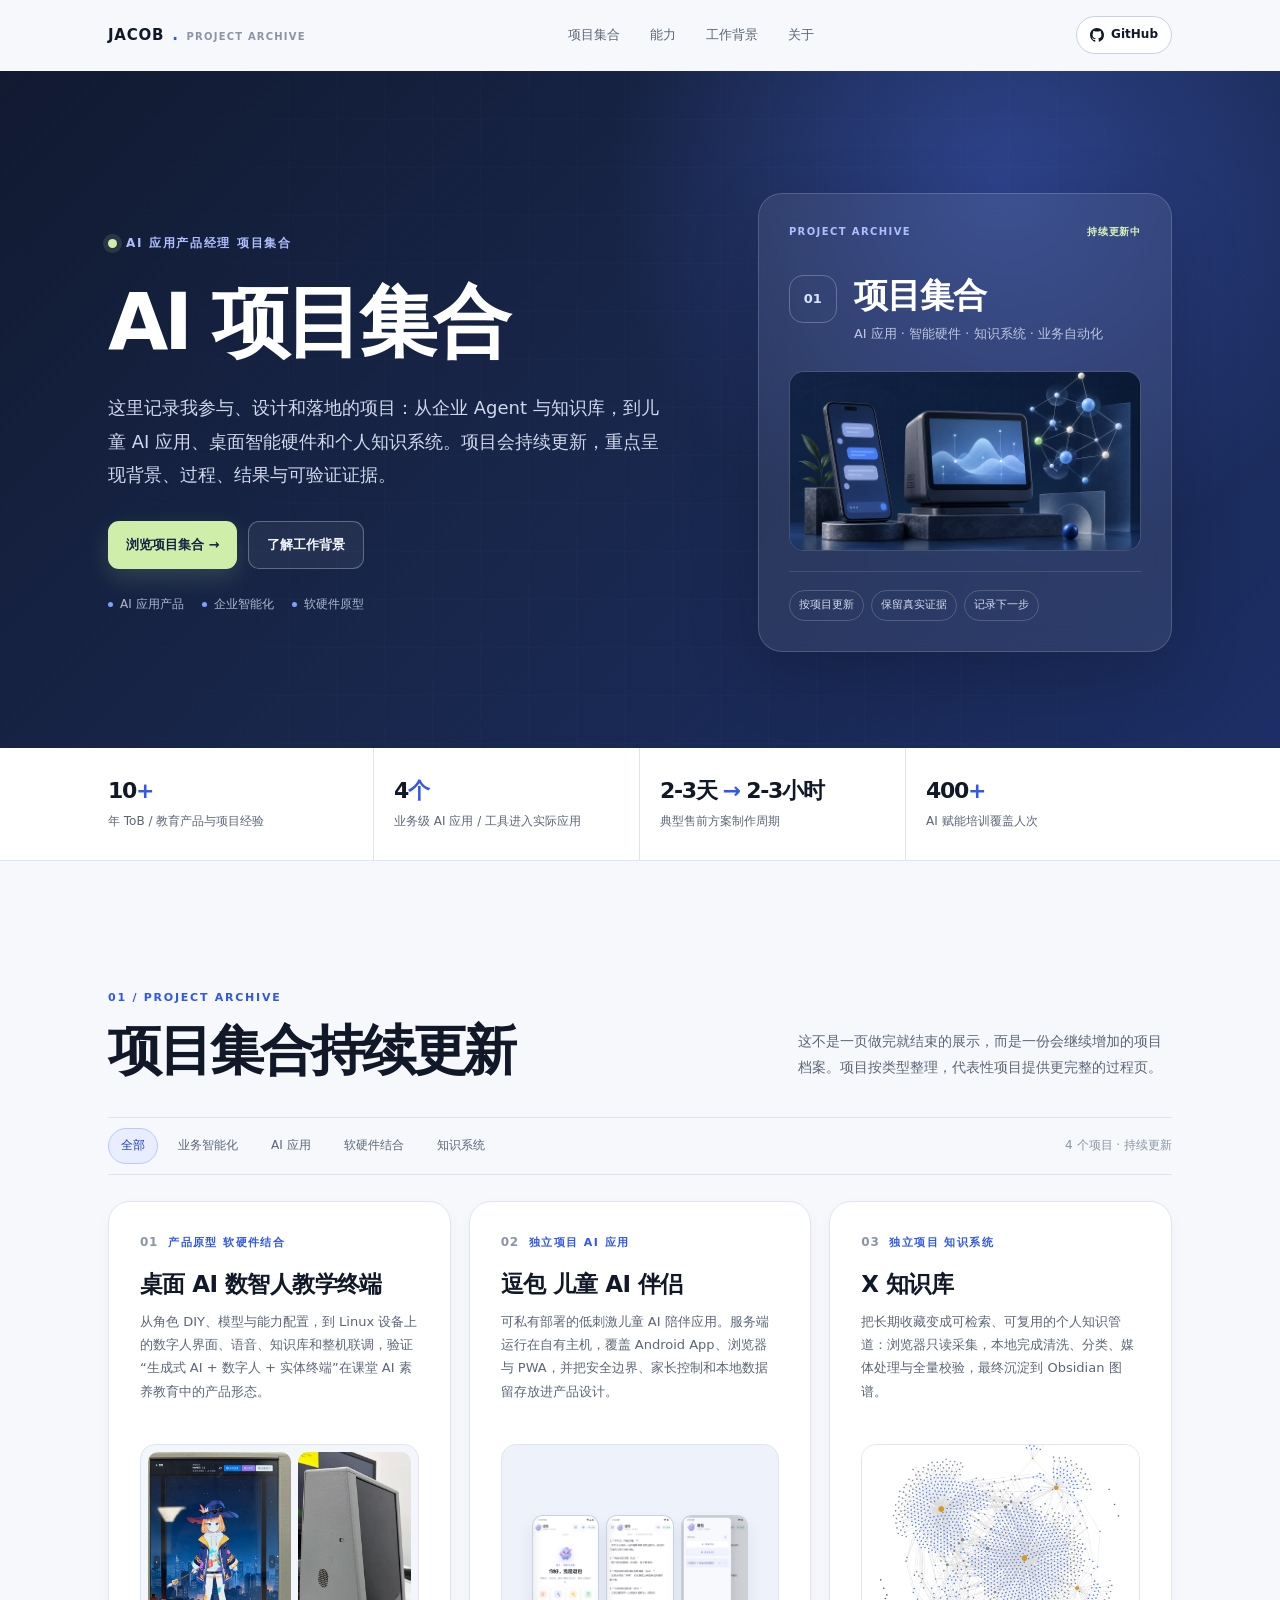
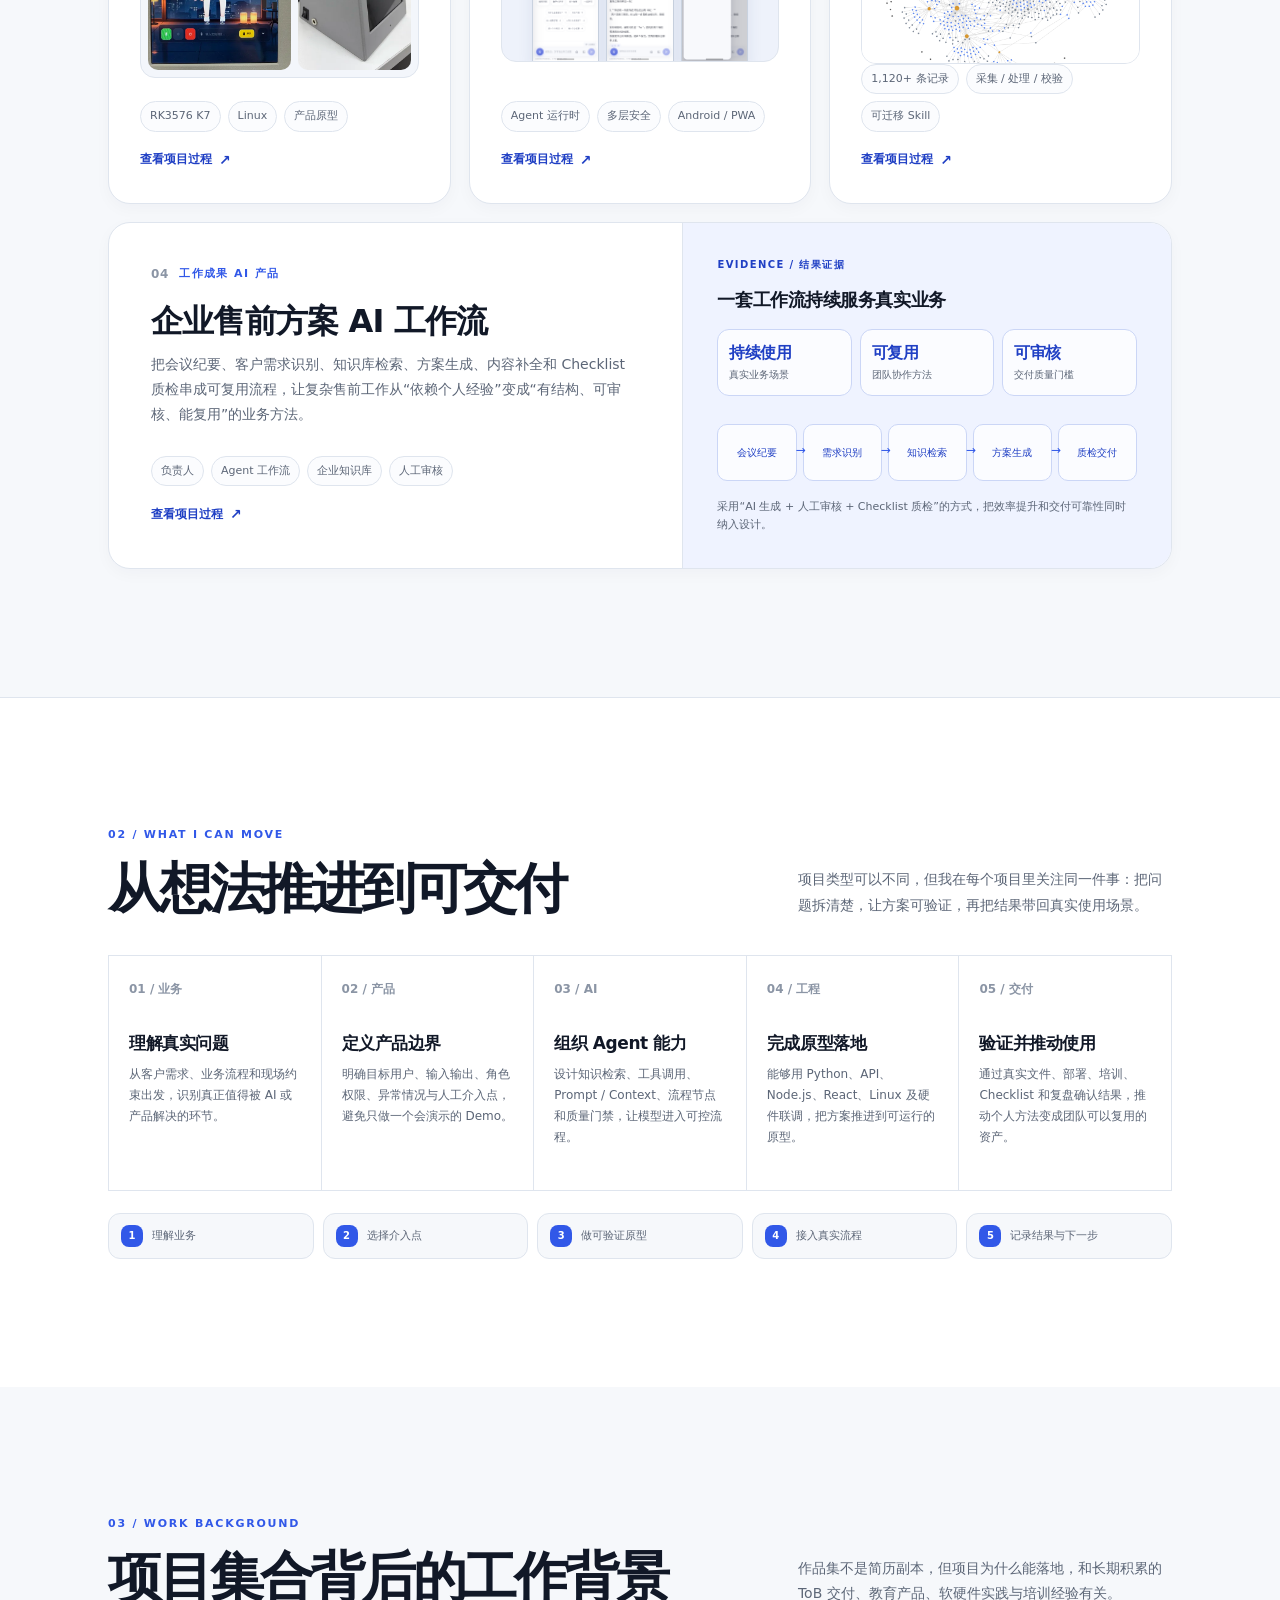
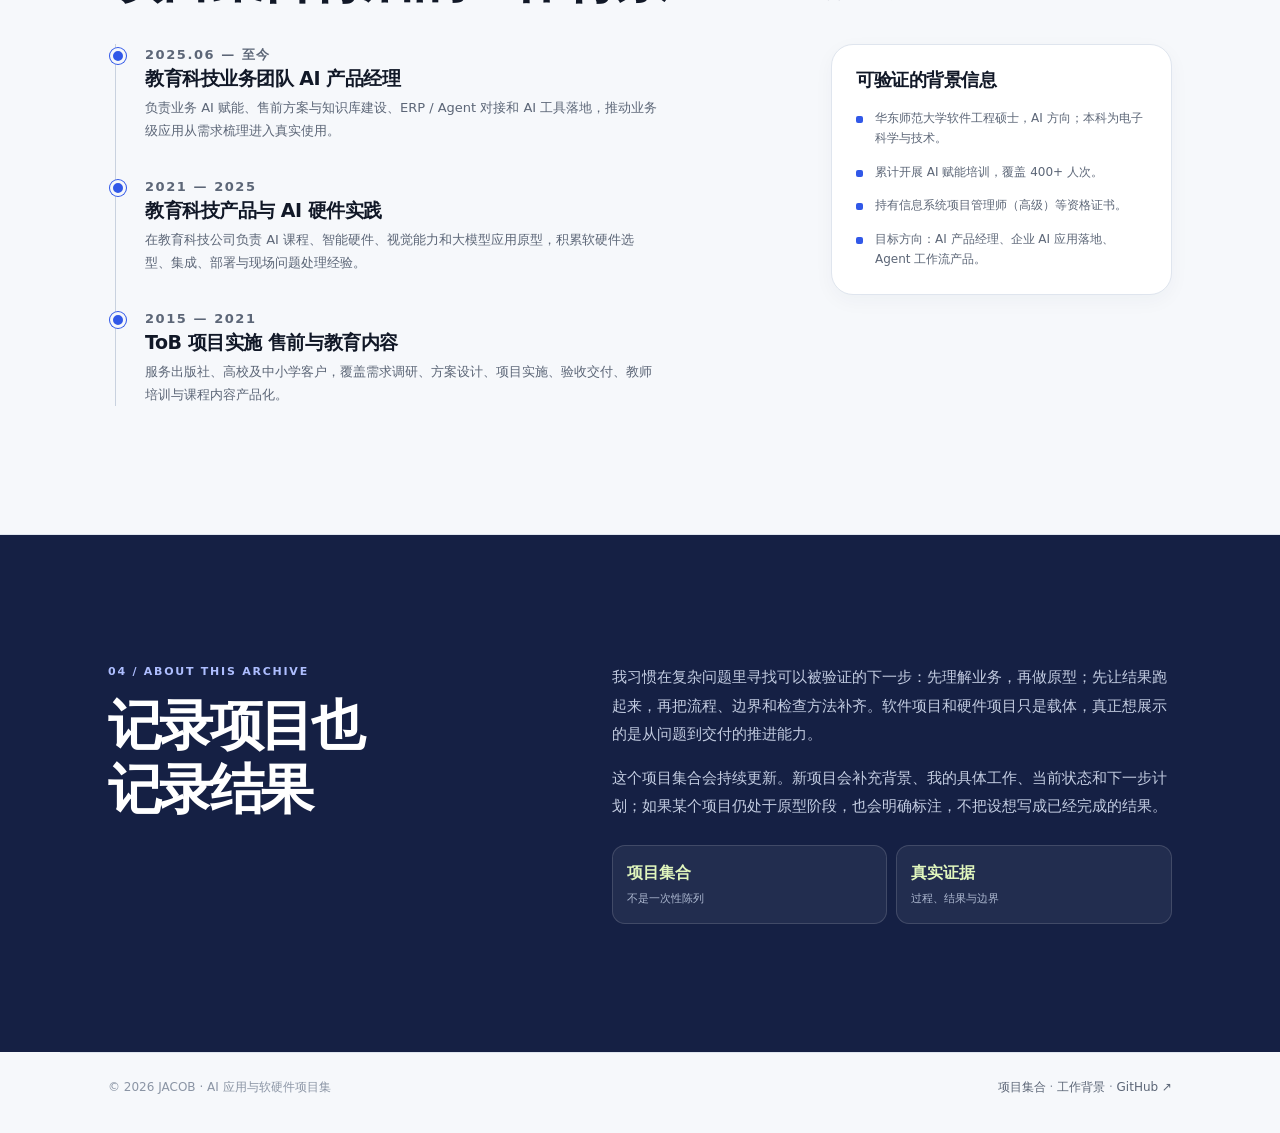
<file: index.html>
<!doctype html>
<html lang="zh-CN" class="no-js">
<head>
  <meta charset="UTF-8">
  <meta name="viewport" content="width=device-width, initial-scale=1.0">
  <meta name="description" content="JACOB 的持续更新项目集合：AI 应用、企业 Agent、知识系统、智能硬件与教育科技产品。">
  <meta name="theme-color" content="#192750">
  <title>JACOB AI 应用与软硬件项目集</title>
  <link rel="icon" href="data:image/svg+xml,%3Csvg xmlns='http://www.w3.org/2000/svg' viewBox='0 0 16 16'%3E%3Crect x='3' y='3' width='10' height='10' rx='2' fill='%233158e8'/%3E%3C/svg%3E">
  <link rel="stylesheet" href="home.css?v=20260921">
</head>
<body>
  <header class="home-header">
    <div class="home-wrap home-header-inner">
      <a class="home-brand" href="#top" aria-label="返回首页">JACOB<em>.</em><small>PROJECT ARCHIVE</small></a>
      <nav class="home-nav" aria-label="主导航">
        <a href="#projects">项目集合</a>
        <a href="#capabilities">能力</a>
        <a href="#background">工作背景</a>
        <a href="#about">关于</a>
      </nav>
      <a class="home-github" href="https://github.com/qiebo" target="_blank" rel="noopener">
        <svg viewBox="0 0 16 16" aria-hidden="true"><path d="M8 0C3.58 0 0 3.58 0 8c0 3.54 2.29 6.53 5.47 7.59.4.07.55-.17.55-.38 0-.19-.01-.82-.01-1.49-2.01.37-2.53-.49-2.69-.94-.09-.23-.48-.94-.82-1.13-.28-.15-.68-.52-.01-.53.63-.01 1.08.58 1.23.82.72 1.21 1.87.87 2.33.66.07-.52.28-.87.51-1.07-1.78-.2-3.64-.89-3.64-3.95 0-.87.31-1.59.82-2.15-.08-.2-.36-1.02.08-2.12 0 0 .67-.21 2.2.82.64-.18 1.32-.27 2-.27s1.36.09 2 .27c1.53-1.04 2.2-.82 2.2-.82.44 1.1.16 1.92.08 2.12.51.56.82 1.27.82 2.15 0 3.07-1.87 3.75-3.65 3.95.29.25.54.73.54 1.48 0 1.07-.01 1.93-.01 2.2 0 .21.15.46.55.38A8.01 8.01 0 0 0 16 8c0-4.42-3.58-8-8-8Z"/></svg>
        GitHub
      </a>
    </div>
  </header>

  <main>
    <header class="home-hero" id="top">
      <div class="home-wrap home-hero-inner">
        <div class="home-hero-copy rv">
          <p class="home-kicker">AI 应用产品经理 项目集合</p>
          <h1>AI 项目集合</h1>
          <p class="home-hero-lead">这里记录我参与、设计和落地的项目：从企业 Agent 与知识库，到儿童 AI 应用、桌面智能硬件和个人知识系统。项目会持续更新，重点呈现背景、过程、结果与可验证证据。</p>
          <div class="home-hero-actions">
            <a class="home-btn home-btn-primary" href="#projects">浏览项目集合 →</a>
            <a class="home-btn home-btn-ghost" href="#background">了解工作背景</a>
          </div>
          <div class="home-hero-note" aria-label="当前方向">
            <span>AI 应用产品</span>
            <span>企业智能化</span>
            <span>软硬件原型</span>
          </div>
        </div>

        <aside class="archive-card rv" aria-label="项目集合说明">
          <div class="archive-card-top"><span>PROJECT ARCHIVE</span><b>持续更新中</b></div>
          <div class="archive-card-main">
            <div class="archive-card-index">01</div>
            <div>
              <h2>项目集合</h2>
              <p>AI 应用 · 智能硬件 · 知识系统 · 业务自动化</p>
            </div>
          </div>
          <figure class="archive-card-visual media-thumb" data-caption="AI 应用 智能硬件与知识系统项目集合示意图">
            <img src="assets/generated/project-archive-cover.png" alt="AI 应用 智能硬件与知识系统项目集合示意图">
          </figure>
          <div class="archive-card-bottom">
            <span>按项目更新</span><span>保留真实证据</span><span>记录下一步</span>
          </div>
        </aside>
      </div>
    </header>

    <section class="proof-strip" id="impact" aria-label="项目成果概览">
      <div class="home-wrap proof-grid">
        <div class="proof-item rv"><span class="proof-value">10<em>+</em></span><span class="proof-label">年 ToB / 教育产品与项目经验</span></div>
        <div class="proof-item rv"><span class="proof-value">4<em>个</em></span><span class="proof-label">业务级 AI 应用 / 工具进入实际应用</span></div>
        <div class="proof-item rv"><span class="proof-value">2-3天 <em>→</em> 2-3小时</span><span class="proof-label">典型售前方案制作周期</span></div>
        <div class="proof-item rv"><span class="proof-value">400<em>+</em></span><span class="proof-label">AI 赋能培训覆盖人次</span></div>
      </div>
    </section>

    <section class="home-section collection-section" id="projects">
      <span class="anchor-alias" id="work"></span>
      <div class="home-wrap">
        <div class="home-section-head rv">
          <div>
            <p class="home-section-kicker">01 / Project archive</p>
            <h2>项目集合持续更新</h2>
          </div>
          <p class="home-section-intro">这不是一页做完就结束的展示，而是一份会继续增加的项目档案。项目按类型整理，代表性项目提供更完整的过程页。</p>
        </div>

        <div class="collection-toolbar rv">
          <div class="filter-list" role="group" aria-label="项目筛选">
            <button class="filter-btn" type="button" data-filter="all" aria-pressed="true">全部</button>
            <button class="filter-btn" type="button" data-filter="business" aria-pressed="false">业务智能化</button>
            <button class="filter-btn" type="button" data-filter="software" aria-pressed="false">AI 应用</button>
            <button class="filter-btn" type="button" data-filter="hardware" aria-pressed="false">软硬件结合</button>
            <button class="filter-btn" type="button" data-filter="system" aria-pressed="false">知识系统</button>
          </div>
          <span class="collection-count" id="collection-count" aria-live="polite">4 个项目 · 持续更新</span>
        </div>

        <div class="project-grid" id="project-grid">
          <article class="project-card project-card--feature project-priority-workflow rv" data-kind="business software" data-project>
            <div class="project-copy">
              <p class="project-kicker"><span class="project-number">04</span> 工作成果 AI 产品</p>
              <h3 class="project-title">企业售前方案 AI 工作流</h3>
              <p class="project-summary">把会议纪要、客户需求识别、知识库检索、方案生成、内容补全和 Checklist 质检串成可复用流程，让复杂售前工作从“依赖个人经验”变成“有结构、可审核、能复用”的业务方法。</p>
              <div class="project-meta"><span class="project-tag">负责人</span><span class="project-tag">Agent 工作流</span><span class="project-tag">企业知识库</span><span class="project-tag">人工审核</span></div>
              <a class="project-link" href="cases/ai-workflows.html">查看项目过程</a>
            </div>
            <div class="project-proof">
              <p class="proof-kicker">Evidence / 结果证据</p>
              <h4>一套工作流持续服务真实业务</h4>
              <div class="outcome-grid">
                <div class="outcome"><strong>持续使用</strong><span>真实业务场景</span></div>
                <div class="outcome"><strong>可复用</strong><span>团队协作方法</span></div>
                <div class="outcome"><strong>可审核</strong><span>交付质量门槛</span></div>
              </div>
              <div class="workflow-visual" aria-label="工作流节点">
                <span>会议纪要</span><span>需求识别</span><span>知识检索</span><span>方案生成</span><span>质检交付</span>
              </div>
              <p class="project-proof-note">采用“AI 生成 + 人工审核 + Checklist 质检”的方式，把效率提升和交付可靠性同时纳入设计。</p>
            </div>
          </article>

          <article class="project-card project-card--compact project-priority-doubao rv" data-kind="software hardware" data-project>
            <div class="project-copy">
              <figure class="project-image project-image--phones media-thumb" data-caption="逗包 · Android 端：主页、流式对话与服务器设置">
                <img src="assets/doubao-companion/android-home-new-conversation.png" alt="逗包 Android 端新建对话主页">
                <img src="assets/doubao-companion/android-server-connected.png" alt="逗包 Android 端流式对话">
                <img src="assets/doubao-companion/android-sidebar-server-settings.png" alt="逗包 Android 端服务器设置">
              </figure>
              <p class="project-kicker"><span class="project-number">02</span> 独立项目 AI 应用</p>
              <h3 class="project-title">逗包 儿童 AI 伴侣</h3>
              <p class="project-summary">可私有部署的低刺激儿童 AI 陪伴应用。服务端运行在自有主机，覆盖 Android App、浏览器与 PWA，并把安全边界、家长控制和本地数据留存放进产品设计。</p>
              <div class="project-meta"><span class="project-tag">Agent 运行时</span><span class="project-tag">多层安全</span><span class="project-tag">Android / PWA</span></div>
              <a class="project-link" href="cases/child-ai-companion.html">查看项目过程</a>
            </div>
          </article>

          <article class="project-card project-card--compact project-priority-digital rv" data-kind="hardware software" data-project>
            <div class="project-copy">
              <figure class="project-image project-image--hardware media-thumb" data-caption="桌面 AI 数智人教学终端：亮屏运行与外观结构">
                <img src="assets/desktop-digital-human/runtime-avatar.png" alt="桌面数智人亮屏运行">
                <img src="assets/desktop-digital-human/exterior-side.png" alt="桌面数智人外观侧面">
              </figure>
              <p class="project-kicker"><span class="project-number">01</span> 产品原型 软硬件结合</p>
              <h3 class="project-title">桌面 AI 数智人教学终端</h3>
              <p class="project-summary">从角色 DIY、模型与能力配置，到 Linux 设备上的数字人界面、语音、知识库和整机联调，验证“生成式 AI + 数字人 + 实体终端”在课堂 AI 素养教育中的产品形态。</p>
              <div class="project-meta"><span class="project-tag">RK3576 K7</span><span class="project-tag">Linux</span><span class="project-tag">产品原型</span></div>
              <a class="project-link" href="cases/desktop-digital-human.html">查看项目过程</a>
            </div>
          </article>

          <article class="project-card project-card--compact project-priority-x rv" data-kind="system software" data-project>
            <div class="project-copy">
              <figure class="project-image project-image--graph media-thumb" data-caption="X 知识库：1,120+ 条收藏经过采集、处理与校验后进入 Obsidian 图谱">
                <img src="assets/x-bookmarks/graph-view.png" alt="X 知识库 Obsidian 图谱视图">
              </figure>
              <p class="project-kicker"><span class="project-number">03</span> 独立项目 知识系统</p>
              <h3 class="project-title">X 知识库</h3>
              <p class="project-summary">把长期收藏变成可检索、可复用的个人知识管道：浏览器只读采集，本地完成清洗、分类、媒体处理与全量校验，最终沉淀到 Obsidian 图谱。</p>
              <div class="project-meta"><span class="project-tag">1,120+ 条记录</span><span class="project-tag">采集 / 处理 / 校验</span><span class="project-tag">可迁移 Skill</span></div>
              <a class="project-link" href="cases/x-bookmarks.html">查看项目过程</a>
            </div>
          </article>
        </div>
      </div>
    </section>

    <section class="home-section capability-section" id="capabilities">
      <div class="home-wrap">
        <div class="home-section-head rv">
          <div>
            <p class="home-section-kicker">02 / What I can move</p>
            <h2>从想法推进到可交付</h2>
          </div>
          <p class="home-section-intro">项目类型可以不同，但我在每个项目里关注同一件事：把问题拆清楚，让方案可验证，再把结果带回真实使用场景。</p>
        </div>

        <div class="capability-grid">
          <article class="capability-card rv"><span class="capability-index">01 / 业务</span><h3>理解真实问题</h3><p>从客户需求、业务流程和现场约束出发，识别真正值得被 AI 或产品解决的环节。</p></article>
          <article class="capability-card rv"><span class="capability-index">02 / 产品</span><h3>定义产品边界</h3><p>明确目标用户、输入输出、角色权限、异常情况与人工介入点，避免只做一个会演示的 Demo。</p></article>
          <article class="capability-card rv"><span class="capability-index">03 / AI</span><h3>组织 Agent 能力</h3><p>设计知识检索、工具调用、Prompt / Context、流程节点和质量门禁，让模型进入可控流程。</p></article>
          <article class="capability-card rv"><span class="capability-index">04 / 工程</span><h3>完成原型落地</h3><p>能够用 Python、API、Node.js、React、Linux 及硬件联调，把方案推进到可运行的原型。</p></article>
          <article class="capability-card rv"><span class="capability-index">05 / 交付</span><h3>验证并推动使用</h3><p>通过真实文件、部署、培训、Checklist 和复盘确认结果，推动个人方法变成团队可以复用的资产。</p></article>
        </div>

        <div class="method-row" aria-label="项目推进方法">
          <div class="method-step rv"><b>1</b>理解业务</div>
          <div class="method-step rv"><b>2</b>选择介入点</div>
          <div class="method-step rv"><b>3</b>做可验证原型</div>
          <div class="method-step rv"><b>4</b>接入真实流程</div>
          <div class="method-step rv"><b>5</b>记录结果与下一步</div>
        </div>
      </div>
    </section>

    <section class="home-section background-section" id="background">
      <span class="anchor-alias" id="recognition"></span>
      <div class="home-wrap">
        <div class="home-section-head rv">
          <div>
            <p class="home-section-kicker">03 / Work background</p>
            <h2>项目集合背后的工作背景</h2>
          </div>
          <p class="home-section-intro">作品集不是简历副本，但项目为什么能落地，和长期积累的 ToB 交付、教育产品、软硬件实践与培训经验有关。</p>
        </div>

        <div class="background-layout">
          <div class="timeline">
            <article class="timeline-item rv"><p class="timeline-date">2025.06 — 至今</p><h3>教育科技业务团队 AI 产品经理</h3><p>负责业务 AI 赋能、售前方案与知识库建设、ERP / Agent 对接和 AI 工具落地，推动业务级应用从需求梳理进入真实使用。</p></article>
            <article class="timeline-item rv"><p class="timeline-date">2021 — 2025</p><h3>教育科技产品与 AI 硬件实践</h3><p>在教育科技公司负责 AI 课程、智能硬件、视觉能力和大模型应用原型，积累软硬件选型、集成、部署与现场问题处理经验。</p></article>
            <article class="timeline-item rv"><p class="timeline-date">2015 — 2021</p><h3>ToB 项目实施 售前与教育内容</h3><p>服务出版社、高校及中小学客户，覆盖需求调研、方案设计、项目实施、验收交付、教师培训与课程内容产品化。</p></article>
          </div>
          <aside class="credibility-card rv">
            <h3>可验证的背景信息</h3>
            <ul class="credibility-list">
              <li>华东师范大学软件工程硕士，AI 方向；本科为电子科学与技术。</li>
              <li>累计开展 AI 赋能培训，覆盖 400+ 人次。</li>
              <li>持有信息系统项目管理师（高级）等资格证书。</li>
              <li>目标方向：AI 产品经理、企业 AI 应用落地、Agent 工作流产品。</li>
            </ul>
          </aside>
        </div>
      </div>
    </section>

    <section class="home-section about-section" id="about">
      <div class="home-wrap about-layout">
        <div class="rv">
          <p class="home-section-kicker">04 / About this archive</p>
          <h2>记录项目也记录结果</h2>
        </div>
        <div class="about-copy rv">
          <p>我习惯在复杂问题里寻找可以被验证的下一步：先理解业务，再做原型；先让结果跑起来，再把流程、边界和检查方法补齐。软件项目和硬件项目只是载体，真正想展示的是从问题到交付的推进能力。</p>
          <p>这个项目集合会持续更新。新项目会补充背景、我的具体工作、当前状态和下一步计划；如果某个项目仍处于原型阶段，也会明确标注，不把设想写成已经完成的结果。</p>
          <div class="about-callout"><div><strong>项目集合</strong><span>不是一次性陈列</span></div><div><strong>真实证据</strong><span>过程、结果与边界</span></div></div>
        </div>
      </div>
    </section>
  </main>

  <footer class="home-footer">
    <div class="home-wrap home-footer-inner">
      <span>© <span data-year>2026</span> JACOB · AI 应用与软硬件项目集</span>
      <span><a href="#projects">项目集合</a> · <a href="#background">工作背景</a> · <a href="https://github.com/qiebo" target="_blank" rel="noopener">GitHub ↗</a></span>
    </div>
  </footer>

  <div class="lightbox" role="dialog" aria-modal="true" aria-label="查看项目图片">
    <button class="lb-close" type="button" aria-label="关闭">×</button>
    <div><img alt=""><p class="lb-cap"></p></div>
  </div>

  <script src="script.js?v=20260921"></script>
</body>
</html>
</file>
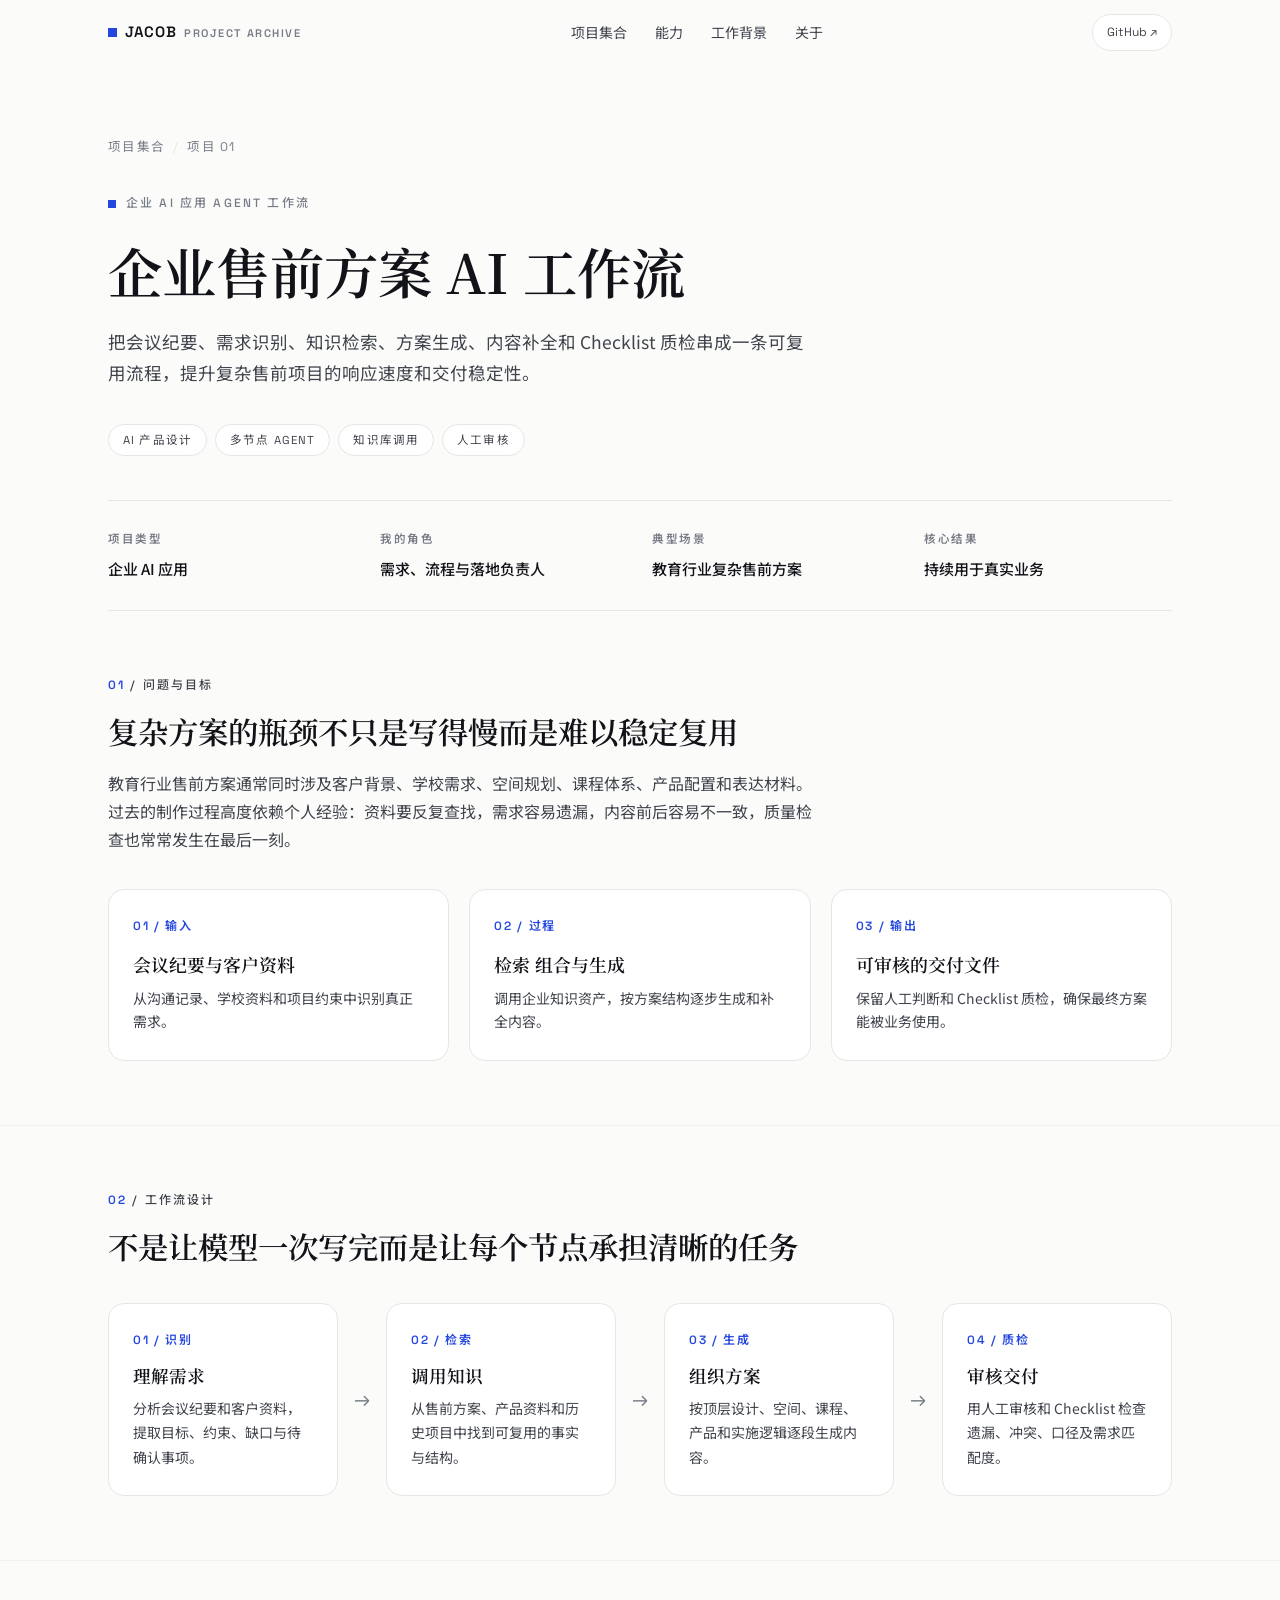
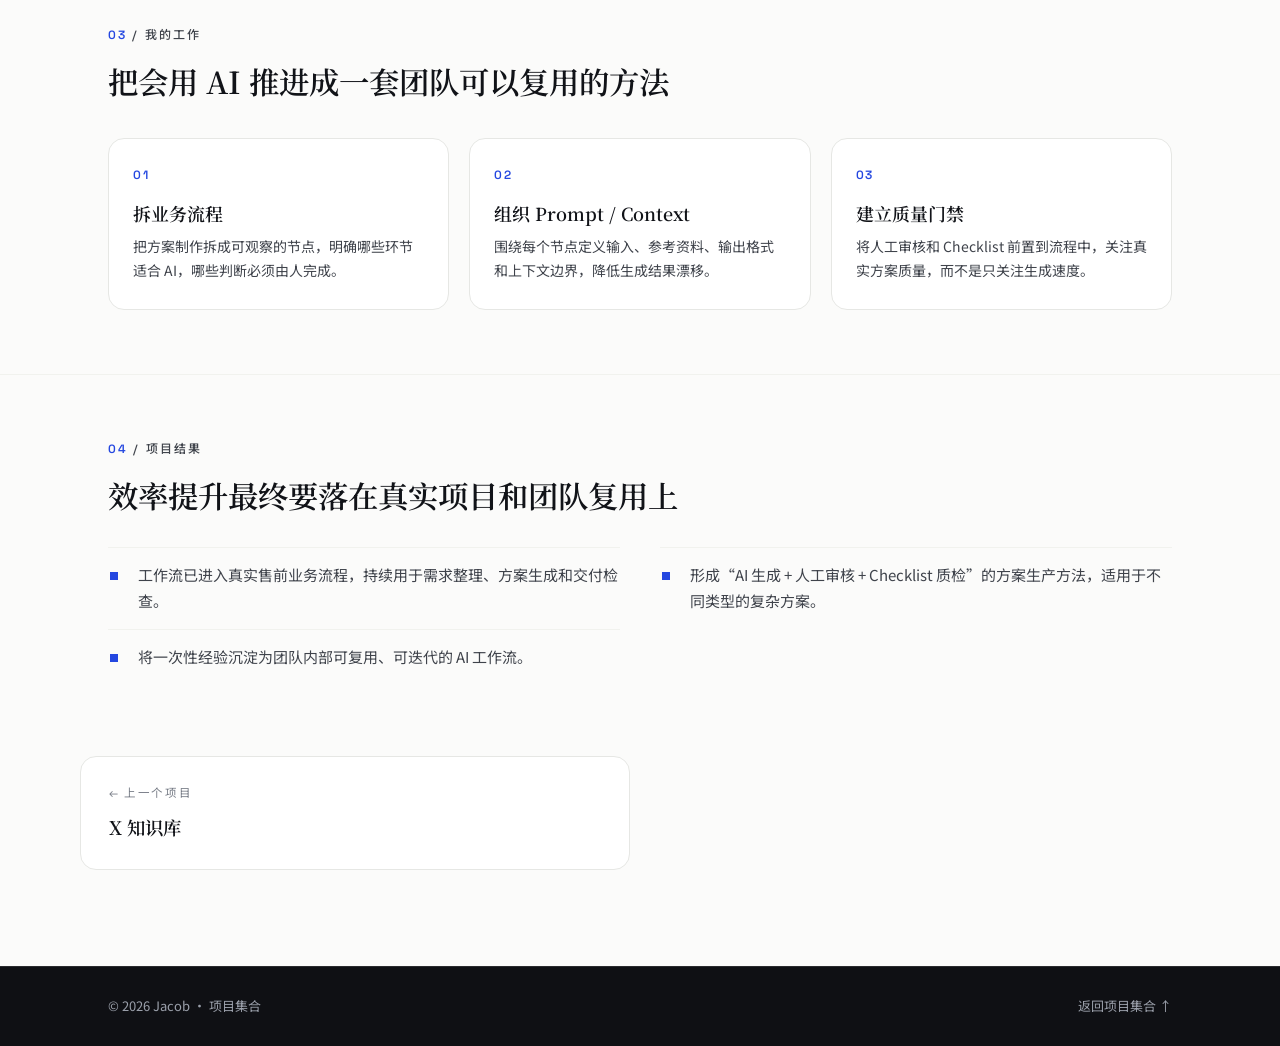
<file: cases/ai-workflows.html>
<!doctype html>
<html lang="zh-CN">
  <head>
    <meta charset="utf-8">
    <meta name="viewport" content="width=device-width, initial-scale=1">
    <meta name="description" content="企业售前方案 AI 工作流：将需求分析、知识检索、方案生成与质量检查组织为可复用的 Agent 工作流。">
    <meta name="theme-color" content="#faf9f6">
    <title>企业售前方案 AI 工作流 Jacob</title>
    <link rel="icon" href="data:image/svg+xml,%3Csvg xmlns='http://www.w3.org/2000/svg' viewBox='0 0 16 16'%3E%3Crect x='3' y='3' width='10' height='10' fill='%232447e0'/%3E%3C/svg%3E">
    <link rel="preconnect" href="https://fonts.googleapis.com">
    <link rel="preconnect" href="https://fonts.gstatic.com" crossorigin>
    <link href="https://fonts.googleapis.com/css2?family=Noto+Serif+SC:wght@500;600;700&family=Noto+Sans+SC:wght@400;500;600&family=Space+Grotesk:wght@400;500;600&display=swap" rel="stylesheet">
    <link rel="stylesheet" href="../styles.css?v=11">
  </head>
  <body>
    <header class="site-header">
      <div class="wrap header-inner">
        <a class="brand" href="../index.html"><span class="brand-name">JACOB</span><span class="brand-sub">PROJECT ARCHIVE</span></a>
        <nav class="nav" aria-label="主导航">
          <a href="../index.html#projects">项目集合</a>
          <a href="../index.html#capabilities">能力</a>
          <a href="../index.html#background">工作背景</a>
          <a href="../index.html#about">关于</a>
        </nav>
        <a class="header-gh" href="https://github.com/qiebo" target="_blank" rel="noopener">GitHub ↗</a>
      </div>
    </header>

    <main>
      <section class="case-hero wrap">
        <p class="breadcrumb"><a href="../index.html">项目集合</a><span class="sep">/</span><span>项目 01</span></p>
        <p class="eyebrow">企业 AI 应用 Agent 工作流</p>
        <h1>企业售前方案 AI 工作流</h1>
        <p class="case-lead">把会议纪要、需求识别、知识检索、方案生成、内容补全和 Checklist 质检串成一条可复用流程，提升复杂售前项目的响应速度和交付稳定性。</p>
        <div class="case-chips"><span class="chip">AI 产品设计</span><span class="chip">多节点 Agent</span><span class="chip">知识库调用</span><span class="chip">人工审核</span></div>
        <dl class="case-facts">
          <div><dt>项目类型</dt><dd>企业 AI 应用</dd></div>
          <div><dt>我的角色</dt><dd>需求、流程与落地负责人</dd></div>
          <div><dt>典型场景</dt><dd>教育行业复杂售前方案</dd></div>
          <div><dt>核心结果</dt><dd>持续用于真实业务</dd></div>
        </dl>
      </section>

      <section class="case-section" style="padding-top: 8px;">
        <div class="wrap">
          <p class="label"><b>01</b> / 问题与目标</p>
          <h2>复杂方案的瓶颈不只是写得慢而是难以稳定复用</h2>
          <p>教育行业售前方案通常同时涉及客户背景、学校需求、空间规划、课程体系、产品配置和表达材料。过去的制作过程高度依赖个人经验：资料要反复查找，需求容易遗漏，内容前后容易不一致，质量检查也常常发生在最后一刻。</p>
          <div class="card-3">
            <div class="info-card"><span class="n">01 / 输入</span><h3>会议纪要与客户资料</h3><p>从沟通记录、学校资料和项目约束中识别真正需求。</p></div>
            <div class="info-card"><span class="n">02 / 过程</span><h3>检索 组合与生成</h3><p>调用企业知识资产，按方案结构逐步生成和补全内容。</p></div>
            <div class="info-card"><span class="n">03 / 输出</span><h3>可审核的交付文件</h3><p>保留人工判断和 Checklist 质检，确保最终方案能被业务使用。</p></div>
          </div>
        </div>
      </section>

      <section class="case-section">
        <div class="wrap">
          <p class="label"><b>02</b> / 工作流设计</p>
          <h2>不是让模型一次写完而是让每个节点承担清晰的任务</h2>
          <div class="step-flow four">
            <div class="step-card"><span class="n">01 / 识别</span><h3>理解需求</h3><p>分析会议纪要和客户资料，提取目标、约束、缺口与待确认事项。</p></div>
            <div class="step-arrow">→</div>
            <div class="step-card"><span class="n">02 / 检索</span><h3>调用知识</h3><p>从售前方案、产品资料和历史项目中找到可复用的事实与结构。</p></div>
            <div class="step-arrow">→</div>
            <div class="step-card"><span class="n">03 / 生成</span><h3>组织方案</h3><p>按顶层设计、空间、课程、产品和实施逻辑逐段生成内容。</p></div>
            <div class="step-arrow">→</div>
            <div class="step-card"><span class="n">04 / 质检</span><h3>审核交付</h3><p>用人工审核和 Checklist 检查遗漏、冲突、口径及需求匹配度。</p></div>
          </div>
        </div>
      </section>

      <section class="case-section">
        <div class="wrap">
          <p class="label"><b>03</b> / 我的工作</p>
          <h2>把会用 AI 推进成一套团队可以复用的方法</h2>
          <div class="card-3">
            <div class="info-card"><span class="n">01</span><h3>拆业务流程</h3><p>把方案制作拆成可观察的节点，明确哪些环节适合 AI，哪些判断必须由人完成。</p></div>
            <div class="info-card"><span class="n">02</span><h3>组织 Prompt / Context</h3><p>围绕每个节点定义输入、参考资料、输出格式和上下文边界，降低生成结果漂移。</p></div>
            <div class="info-card"><span class="n">03</span><h3>建立质量门禁</h3><p>将人工审核和 Checklist 前置到流程中，关注真实方案质量，而不是只关注生成速度。</p></div>
          </div>
        </div>
      </section>

      <section class="case-section">
        <div class="wrap">
          <p class="label"><b>04</b> / 项目结果</p>
          <h2>效率提升最终要落在真实项目和团队复用上</h2>
          <ul class="result-list">
            <li>工作流已进入真实售前业务流程，持续用于需求整理、方案生成和交付检查。</li>
            <li>形成“AI 生成 + 人工审核 + Checklist 质检”的方案生产方法，适用于不同类型的复杂方案。</li>
            <li>将一次性经验沉淀为团队内部可复用、可迭代的 AI 工作流。</li>
          </ul>
        </div>
      </section>

      <nav class="case-nav wrap" aria-label="案例导航">
        <a href="x-bookmarks.html"><span class="dir">← 上一个项目</span><span class="ttl">X 知识库</span></a>
        <a class="placeholder" aria-hidden="true"><span class="dir"></span><span class="ttl"></span></a>
      </nav>
    </main>

    <footer class="footer"><div class="wrap"><span>© <span data-year>2026</span> Jacob · 项目集合</span><a class="top-link" href="../index.html">返回项目集合 ↑</a></div></footer>
    <script src="../script.js?v=20260921"></script>
  </body>
</html>
</file>
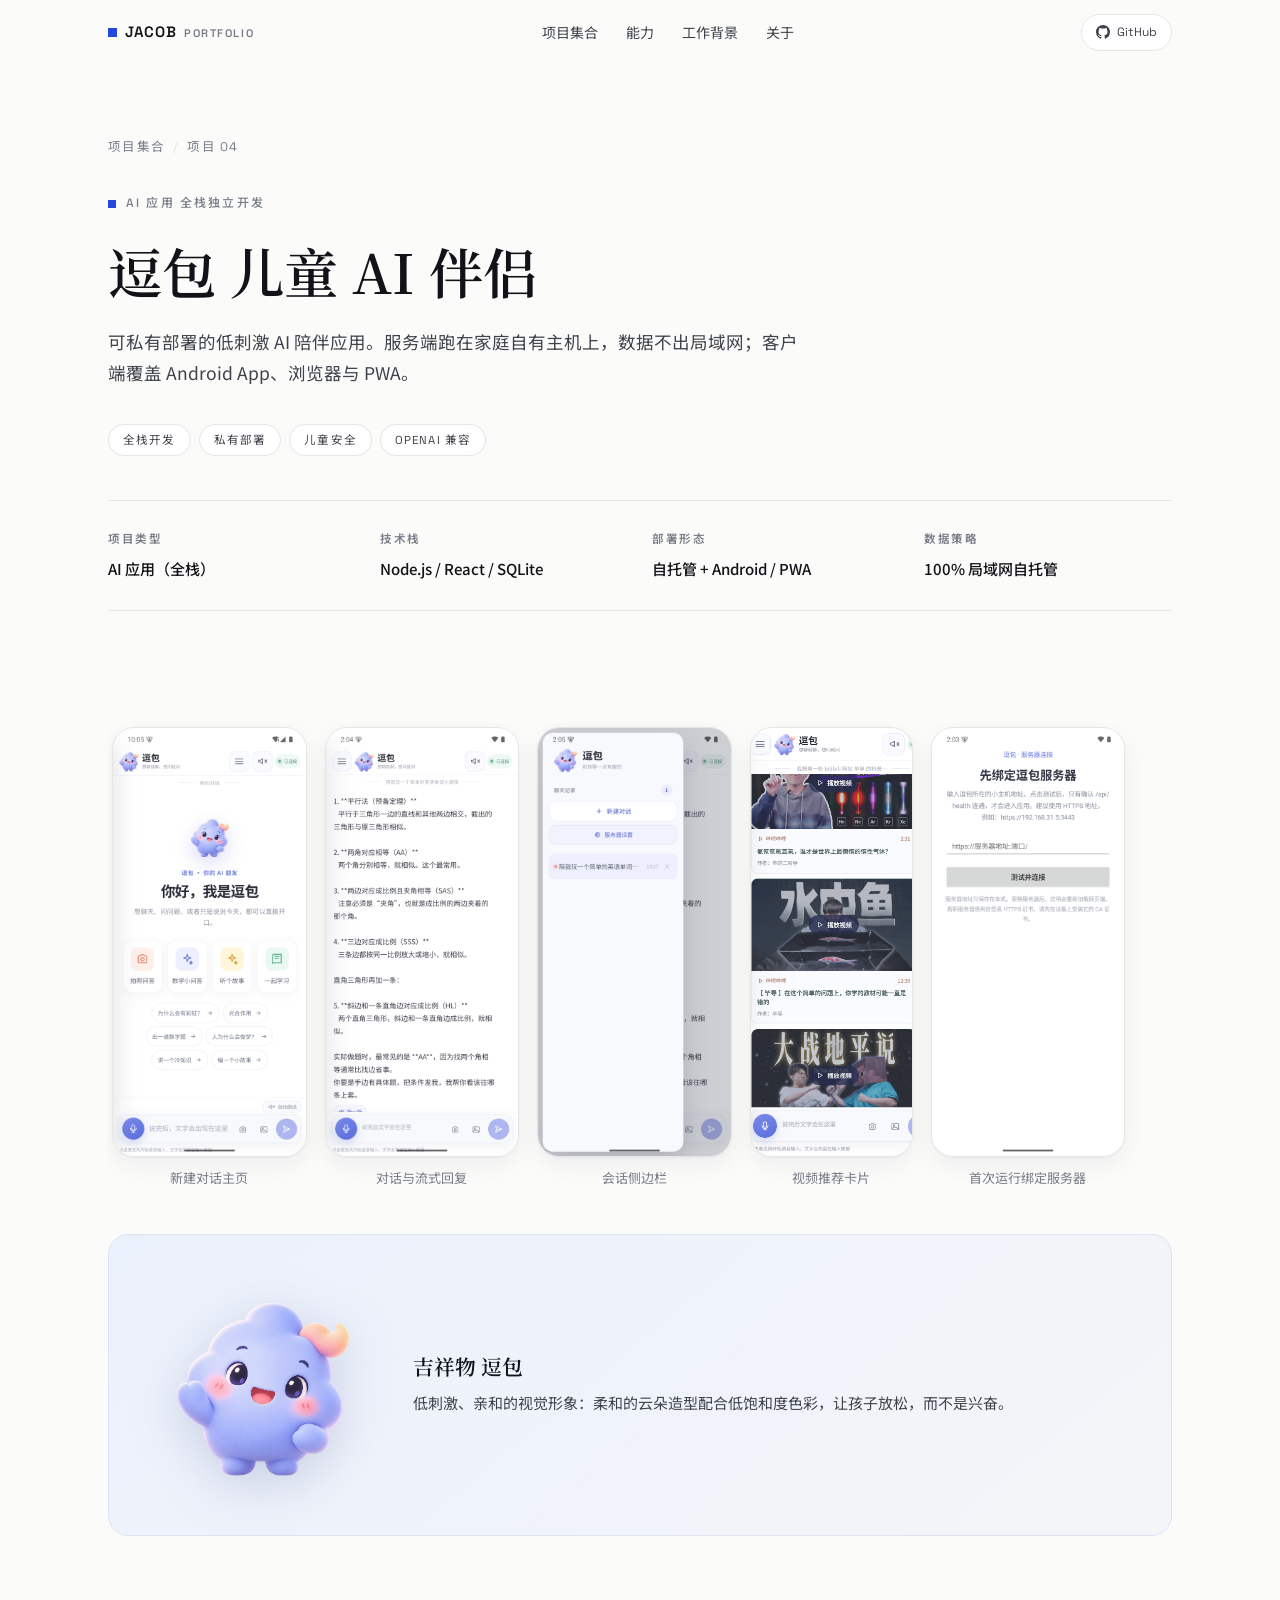
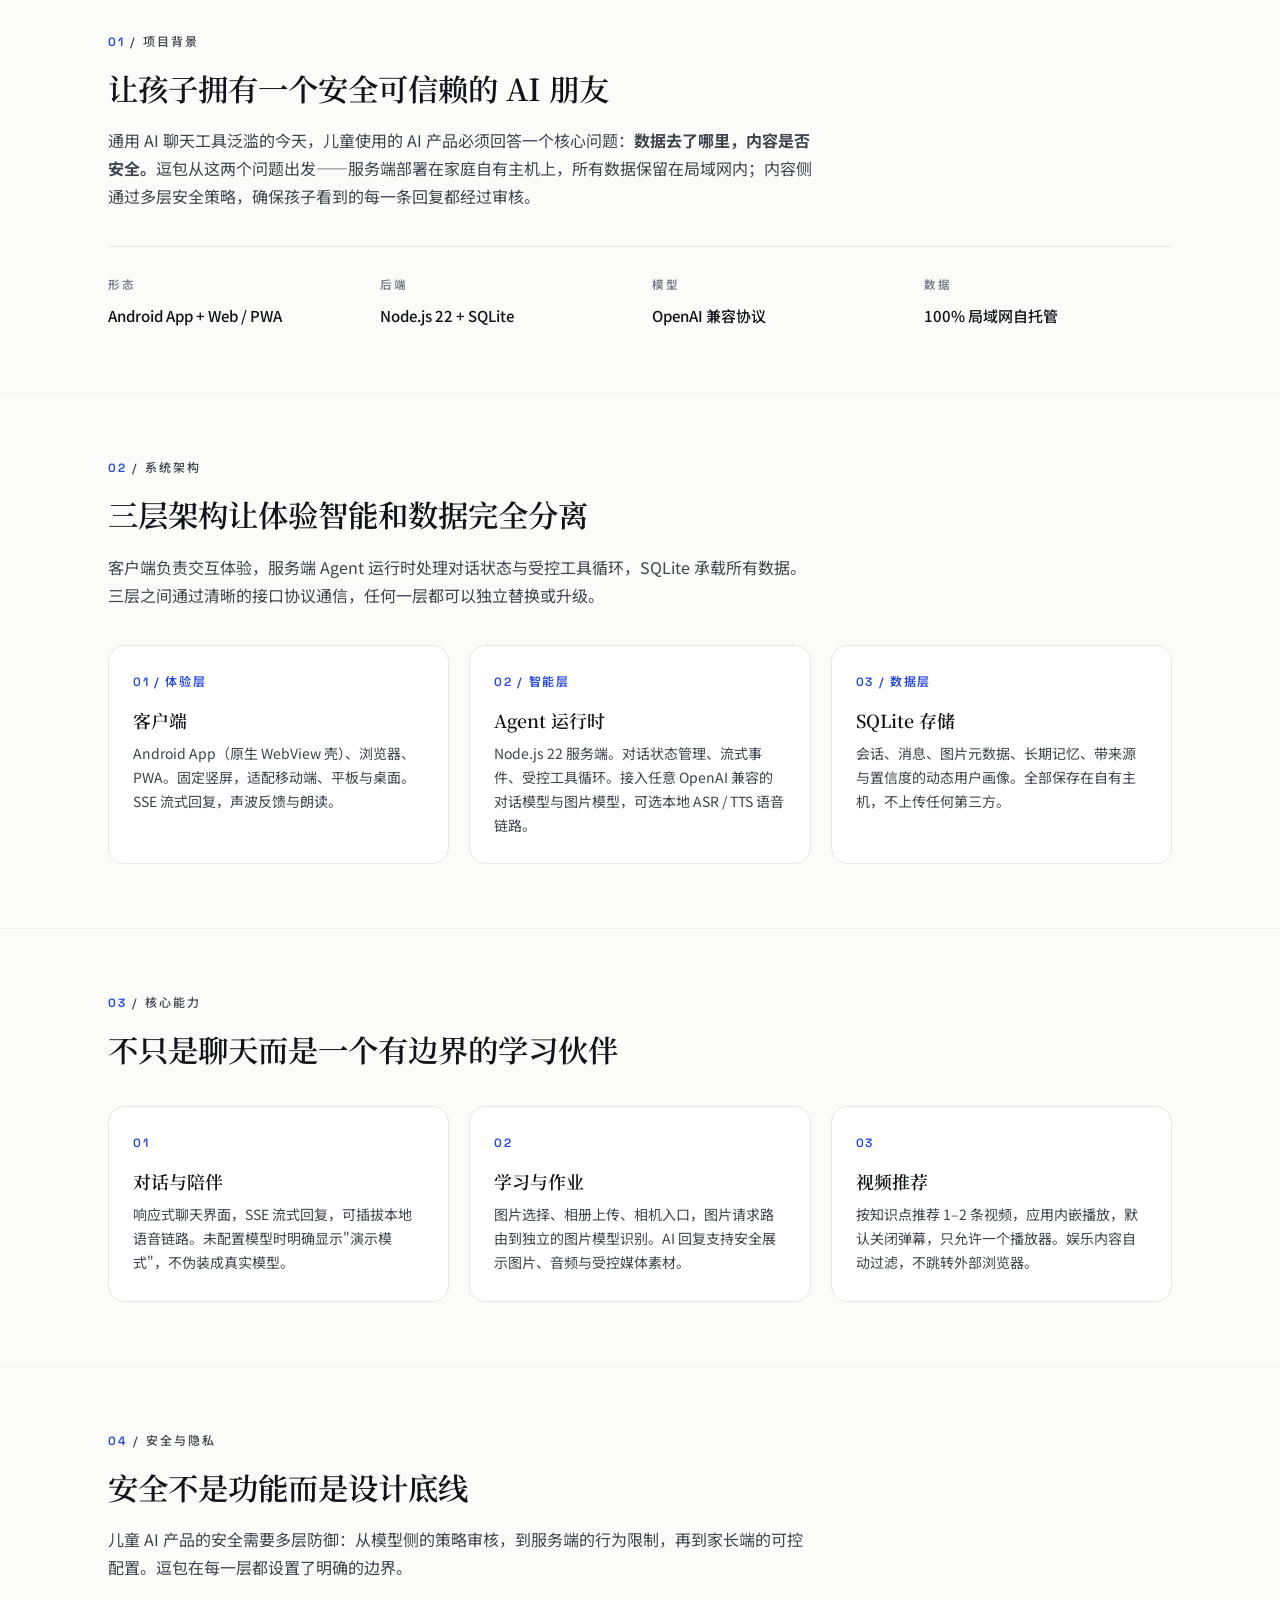
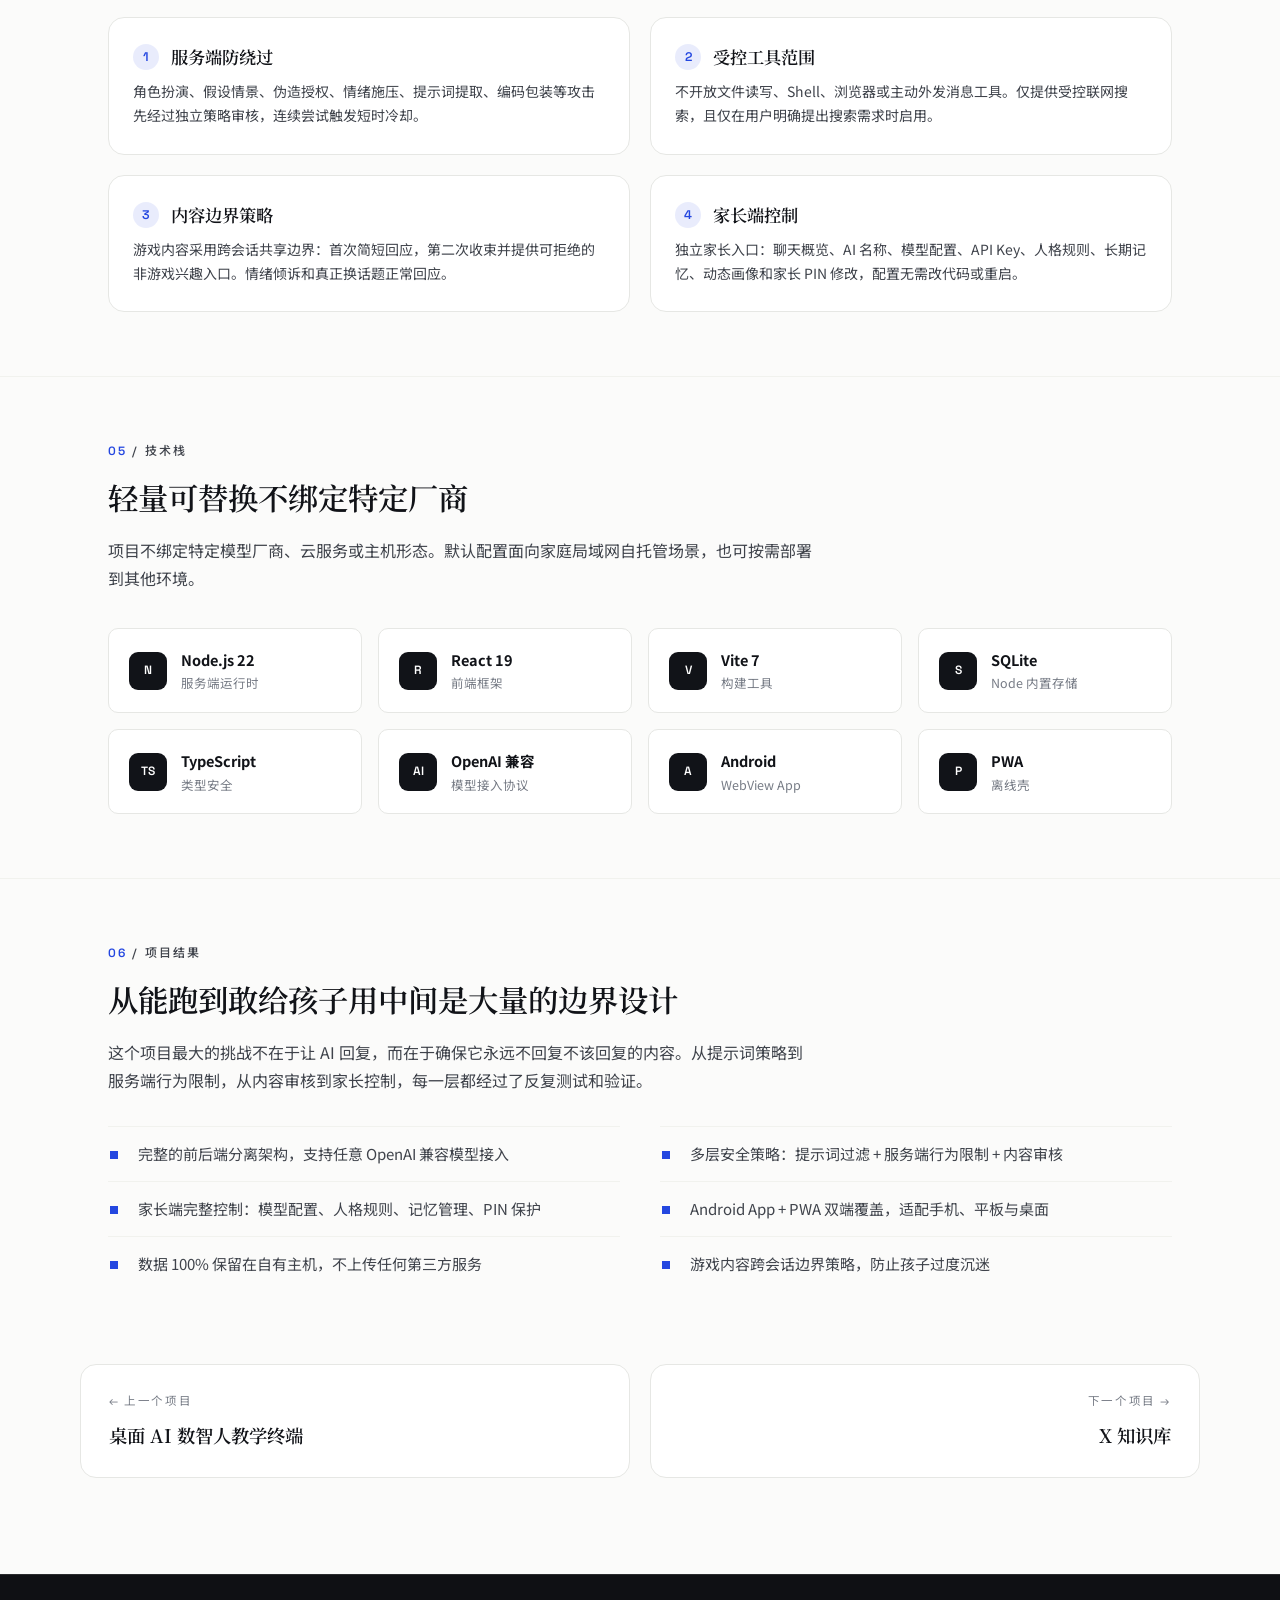
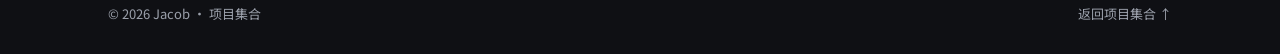
<file: cases/child-ai-companion.html>
<!doctype html>
<html lang="zh-CN">
  <head>
    <meta charset="utf-8">
    <meta name="viewport" content="width=device-width, initial-scale=1">
    <meta name="description" content="逗包 · 儿童 AI 伴侣：可私有部署的低刺激 AI 陪伴应用，数据不出局域网，多层内容安全策略，家长全程可控。">
    <meta name="theme-color" content="#faf9f6">
    <title>逗包 儿童 AI 伴侣 Jacob</title>
    <link rel="icon" href="data:image/svg+xml,%3Csvg xmlns='http://www.w3.org/2000/svg' viewBox='0 0 16 16'%3E%3Crect x='3' y='3' width='10' height='10' fill='%232447e0'/%3E%3C/svg%3E">
    <link rel="preconnect" href="https://fonts.googleapis.com">
    <link rel="preconnect" href="https://fonts.gstatic.com" crossorigin>
    <link href="https://fonts.googleapis.com/css2?family=Noto+Serif+SC:wght@500;600;700&family=Noto+Sans+SC:wght@400;500;600&family=Space+Grotesk:wght@400;500;600&display=swap" rel="stylesheet">
    <link rel="stylesheet" href="../styles.css?v=10">
  </head>
  <body>
    <header class="site-header">
      <div class="wrap header-inner">
        <a class="brand" href="../index.html">
          <span class="brand-name">JACOB</span>
          <span class="brand-sub">PORTFOLIO</span>
        </a>
        <nav class="nav" aria-label="主导航">
          <a href="../index.html#projects">项目集合</a>
          <a href="../index.html#capabilities">能力</a>
          <a href="../index.html#background">工作背景</a>
          <a href="../index.html#about">关于</a>
        </nav>
        <a class="header-gh" href="https://github.com/qiebo" target="_blank" rel="noopener">
          <svg viewBox="0 0 16 16" aria-hidden="true"><path d="M8 0C3.58 0 0 3.58 0 8c0 3.54 2.29 6.53 5.47 7.59.4.07.55-.17.55-.38 0-.19-.01-.82-.01-1.49-2.01.37-2.53-.49-2.69-.94-.09-.23-.48-.94-.82-1.13-.28-.15-.68-.52-.01-.53.63-.01 1.08.58 1.23.82.72 1.21 1.87.87 2.33.66.07-.52.28-.87.51-1.07-1.78-.2-3.64-.89-3.64-3.95 0-.87.31-1.59.82-2.15-.08-.2-.36-1.02.08-2.12 0 0 .67-.21 2.2.82.64-.18 1.32-.27 2-.27s1.36.09 2 .27c1.53-1.04 2.2-.82 2.2-.82.44 1.1.16 1.92.08 2.12.51.56.82 1.27.82 2.15 0 3.07-1.87 3.75-3.65 3.95.29.25.54.73.54 1.48 0 1.07-.01 1.93-.01 2.2 0 .21.15.46.55.38A8.01 8.01 0 0 0 16 8c0-4.42-3.58-8-8-8Z"/></svg>
          GitHub
        </a>
      </div>
    </header>

    <main>
      <!-- ============ 案例头 ============ -->
      <section class="case-hero wrap">
        <p class="breadcrumb"><a href="../index.html">项目集合</a><span class="sep">/</span><span>项目 04</span></p>
        <p class="eyebrow">AI 应用 全栈独立开发</p>
        <h1>逗包 儿童 AI 伴侣</h1>
        <p class="case-lead">可私有部署的低刺激 AI 陪伴应用。服务端跑在家庭自有主机上，数据不出局域网；客户端覆盖 Android App、浏览器与 PWA。</p>
        <div class="case-chips">
          <span class="chip">全栈开发</span>
          <span class="chip">私有部署</span>
          <span class="chip">儿童安全</span>
          <span class="chip">OpenAI 兼容</span>
        </div>
        <dl class="case-facts">
          <div><dt>项目类型</dt><dd>AI 应用（全栈）</dd></div>
          <div><dt>技术栈</dt><dd>Node.js / React / SQLite</dd></div>
          <div><dt>部署形态</dt><dd>自托管 + Android / PWA</dd></div>
          <div><dt>数据策略</dt><dd>100% 局域网自托管</dd></div>
        </dl>
      </section>

      <!-- ============ App 截图（横向滑动） ============ -->
      <section class="gallery wrap" aria-label="App 截图">
        <div class="shot-row">
          <figure class="shot">
            <img src="../assets/child-ai-companion/android-home-new-conversation.png" alt="逗包 App 新建对话主页" loading="lazy">
            <figcaption>新建对话主页</figcaption>
          </figure>
          <figure class="shot">
            <img src="../assets/child-ai-companion/android-server-connected.png" alt="逗包 App 对话与流式回复" loading="lazy">
            <figcaption>对话与流式回复</figcaption>
          </figure>
          <figure class="shot">
            <img src="../assets/child-ai-companion/android-sidebar-server-settings.png" alt="逗包 App 会话侧边栏" loading="lazy">
            <figcaption>会话侧边栏</figcaption>
          </figure>
          <figure class="shot">
            <img src="../assets/child-ai-companion/production-video-cards.png" alt="逗包 App 视频推荐卡片" loading="lazy">
            <figcaption>视频推荐卡片</figcaption>
          </figure>
          <figure class="shot">
            <img src="../assets/child-ai-companion/android-server-binding-first-run.png" alt="逗包 App 首次运行绑定服务器" loading="lazy">
            <figcaption>首次运行绑定服务器</figcaption>
          </figure>
        </div>

        <div class="mascot-band">
          <img src="../assets/child-ai-companion/mascot.png" alt="逗包吉祥物：一朵微笑的云" loading="lazy">
          <div>
            <h3>吉祥物 逗包</h3>
            <p>低刺激、亲和的视觉形象：柔和的云朵造型配合低饱和度色彩，让孩子放松，而不是兴奋。</p>
          </div>
        </div>
      </section>

      <!-- ============ 背景 ============ -->
      <section class="case-section">
        <div class="wrap">
          <p class="label"><b>01</b> / 项目背景</p>
          <h2>让孩子拥有一个安全可信赖的 AI 朋友</h2>
          <p>通用 AI 聊天工具泛滥的今天，儿童使用的 AI 产品必须回答一个核心问题：<strong>数据去了哪里，内容是否安全。</strong>逗包从这两个问题出发——服务端部署在家庭自有主机上，所有数据保留在局域网内；内容侧通过多层安全策略，确保孩子看到的每一条回复都经过审核。</p>
          <div class="fact-row">
            <div class="fact-cell"><span class="k">形态</span><span class="v">Android App + Web / PWA</span></div>
            <div class="fact-cell"><span class="k">后端</span><span class="v">Node.js 22 + SQLite</span></div>
            <div class="fact-cell"><span class="k">模型</span><span class="v">OpenAI 兼容协议</span></div>
            <div class="fact-cell"><span class="k">数据</span><span class="v">100% 局域网自托管</span></div>
          </div>
        </div>
      </section>

      <!-- ============ 系统架构 ============ -->
      <section class="case-section">
        <div class="wrap">
          <p class="label"><b>02</b> / 系统架构</p>
          <h2>三层架构让体验智能和数据完全分离</h2>
          <p>客户端负责交互体验，服务端 Agent 运行时处理对话状态与受控工具循环，SQLite 承载所有数据。三层之间通过清晰的接口协议通信，任何一层都可以独立替换或升级。</p>
          <div class="card-3">
            <div class="info-card">
              <span class="n">01 / 体验层</span>
              <h3>客户端</h3>
              <p>Android App（原生 WebView 壳）、浏览器、PWA。固定竖屏，适配移动端、平板与桌面。SSE 流式回复，声波反馈与朗读。</p>
            </div>
            <div class="info-card">
              <span class="n">02 / 智能层</span>
              <h3>Agent 运行时</h3>
              <p>Node.js 22 服务端。对话状态管理、流式事件、受控工具循环。接入任意 OpenAI 兼容的对话模型与图片模型，可选本地 ASR / TTS 语音链路。</p>
            </div>
            <div class="info-card">
              <span class="n">03 / 数据层</span>
              <h3>SQLite 存储</h3>
              <p>会话、消息、图片元数据、长期记忆、带来源与置信度的动态用户画像。全部保存在自有主机，不上传任何第三方。</p>
            </div>
          </div>
        </div>
      </section>

      <!-- ============ 核心能力 ============ -->
      <section class="case-section">
        <div class="wrap">
          <p class="label"><b>03</b> / 核心能力</p>
          <h2>不只是聊天而是一个有边界的学习伙伴</h2>
          <div class="card-3">
            <div class="info-card">
              <span class="n">01</span>
              <h3>对话与陪伴</h3>
              <p>响应式聊天界面，SSE 流式回复，可插拔本地语音链路。未配置模型时明确显示"演示模式"，不伪装成真实模型。</p>
            </div>
            <div class="info-card">
              <span class="n">02</span>
              <h3>学习与作业</h3>
              <p>图片选择、相册上传、相机入口，图片请求路由到独立的图片模型识别。AI 回复支持安全展示图片、音频与受控媒体素材。</p>
            </div>
            <div class="info-card">
              <span class="n">03</span>
              <h3>视频推荐</h3>
              <p>按知识点推荐 1–2 条视频，应用内嵌播放，默认关闭弹幕，只允许一个播放器。娱乐内容自动过滤，不跳转外部浏览器。</p>
            </div>
          </div>
        </div>
      </section>

      <!-- ============ 安全与隐私 ============ -->
      <section class="case-section">
        <div class="wrap">
          <p class="label"><b>04</b> / 安全与隐私</p>
          <h2>安全不是功能而是设计底线</h2>
          <p>儿童 AI 产品的安全需要多层防御：从模型侧的策略审核，到服务端的行为限制，再到家长端的可控配置。逗包在每一层都设置了明确的边界。</p>
          <div class="safety-grid">
            <div class="safety-item">
              <h3><span class="s-num">1</span>服务端防绕过</h3>
              <p>角色扮演、假设情景、伪造授权、情绪施压、提示词提取、编码包装等攻击先经过独立策略审核，连续尝试触发短时冷却。</p>
            </div>
            <div class="safety-item">
              <h3><span class="s-num">2</span>受控工具范围</h3>
              <p>不开放文件读写、Shell、浏览器或主动外发消息工具。仅提供受控联网搜索，且仅在用户明确提出搜索需求时启用。</p>
            </div>
            <div class="safety-item">
              <h3><span class="s-num">3</span>内容边界策略</h3>
              <p>游戏内容采用跨会话共享边界：首次简短回应，第二次收束并提供可拒绝的非游戏兴趣入口。情绪倾诉和真正换话题正常回应。</p>
            </div>
            <div class="safety-item">
              <h3><span class="s-num">4</span>家长端控制</h3>
              <p>独立家长入口：聊天概览、AI 名称、模型配置、API Key、人格规则、长期记忆、动态画像和家长 PIN 修改，配置无需改代码或重启。</p>
            </div>
          </div>
        </div>
      </section>

      <!-- ============ 技术栈 ============ -->
      <section class="case-section">
        <div class="wrap">
          <p class="label"><b>05</b> / 技术栈</p>
          <h2>轻量可替换不绑定特定厂商</h2>
          <p>项目不绑定特定模型厂商、云服务或主机形态。默认配置面向家庭局域网自托管场景，也可按需部署到其他环境。</p>
          <div class="tech-grid">
            <div class="tech-item"><span class="t-icon">N</span><div><b>Node.js 22</b><span>服务端运行时</span></div></div>
            <div class="tech-item"><span class="t-icon">R</span><div><b>React 19</b><span>前端框架</span></div></div>
            <div class="tech-item"><span class="t-icon">V</span><div><b>Vite 7</b><span>构建工具</span></div></div>
            <div class="tech-item"><span class="t-icon">S</span><div><b>SQLite</b><span>Node 内置存储</span></div></div>
            <div class="tech-item"><span class="t-icon">TS</span><div><b>TypeScript</b><span>类型安全</span></div></div>
            <div class="tech-item"><span class="t-icon">AI</span><div><b>OpenAI 兼容</b><span>模型接入协议</span></div></div>
            <div class="tech-item"><span class="t-icon">A</span><div><b>Android</b><span>WebView App</span></div></div>
            <div class="tech-item"><span class="t-icon">P</span><div><b>PWA</b><span>离线壳</span></div></div>
          </div>
        </div>
      </section>

      <!-- ============ 结果 ============ -->
      <section class="case-section">
        <div class="wrap">
          <p class="label"><b>06</b> / 项目结果</p>
          <h2>从能跑到敢给孩子用中间是大量的边界设计</h2>
          <p>这个项目最大的挑战不在于让 AI 回复，而在于确保它永远不回复不该回复的内容。从提示词策略到服务端行为限制，从内容审核到家长控制，每一层都经过了反复测试和验证。</p>
          <ul class="result-list">
            <li>完整的前后端分离架构，支持任意 OpenAI 兼容模型接入</li>
            <li>多层安全策略：提示词过滤 + 服务端行为限制 + 内容审核</li>
            <li>家长端完整控制：模型配置、人格规则、记忆管理、PIN 保护</li>
            <li>Android App + PWA 双端覆盖，适配手机、平板与桌面</li>
            <li>数据 100% 保留在自有主机，不上传任何第三方服务</li>
            <li>游戏内容跨会话边界策略，防止孩子过度沉迷</li>
          </ul>
        </div>
      </section>

      <nav class="case-nav wrap" aria-label="案例导航">
        <a href="desktop-digital-human.html">
          <span class="dir">← 上一个项目</span>
          <span class="ttl">桌面 AI 数智人教学终端</span>
        </a>
        <a class="next" href="x-bookmarks.html">
          <span class="dir">下一个项目 →</span>
          <span class="ttl">X 知识库</span>
        </a>
      </nav>
    </main>

    <footer class="footer">
      <div class="wrap">
        <span>© <span data-year>2026</span> Jacob · 项目集合</span>
        <a class="top-link" href="../index.html">返回项目集合 ↑</a>
      </div>
    </footer>

    <div class="lightbox" role="dialog" aria-modal="true" aria-label="查看大图">
      <button class="lb-close" aria-label="关闭">✕</button>
      <img alt="">
      <p class="lb-cap"></p>
    </div>

    <script src="../script.js"></script>
  </body>
</html>
</file>
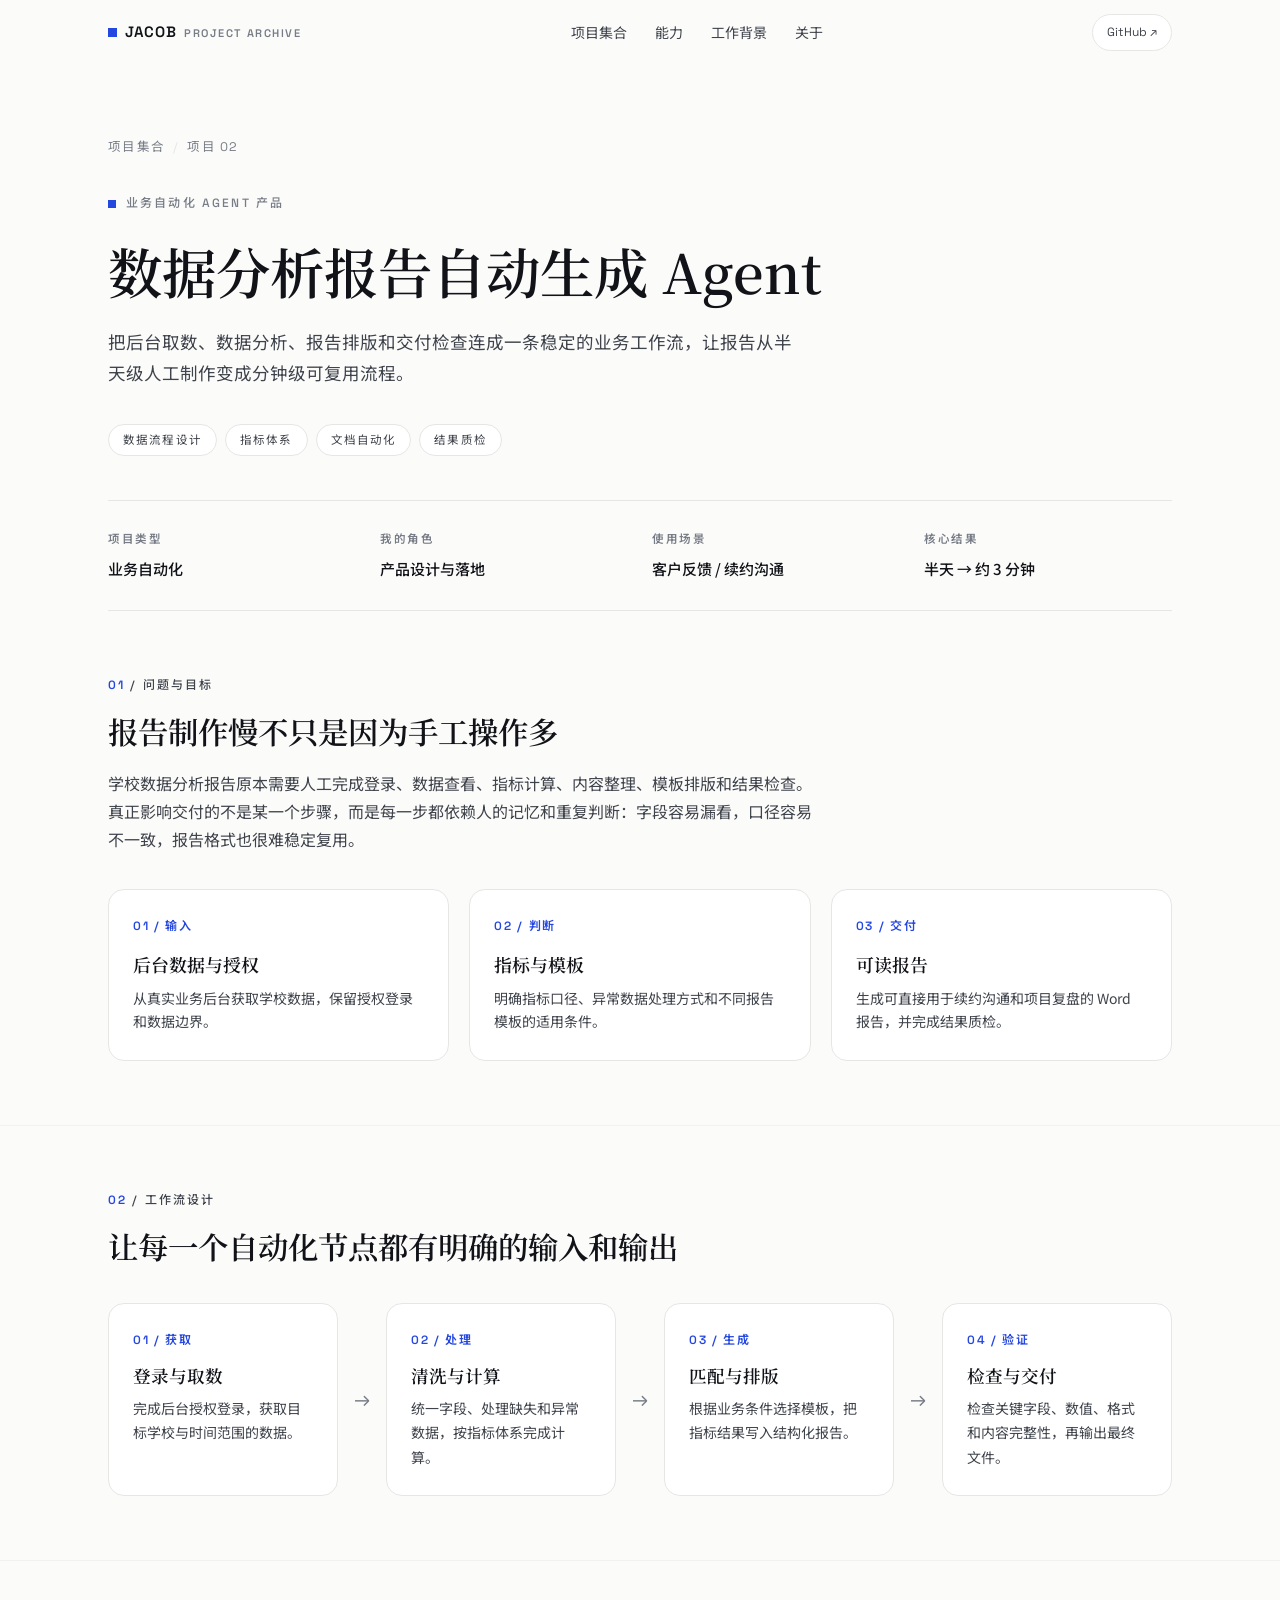
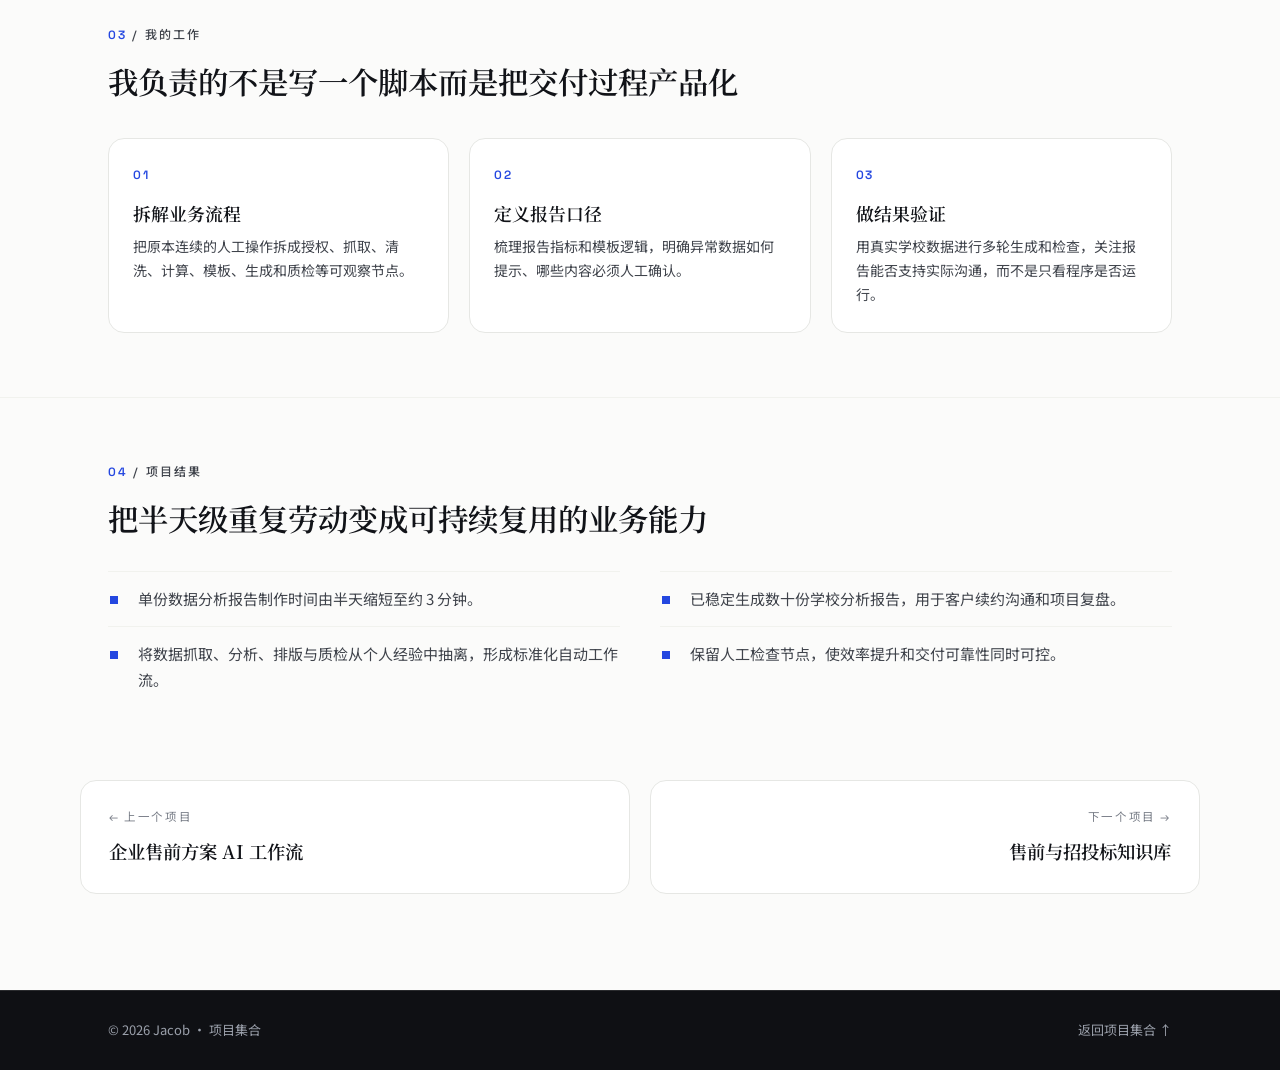
<file: cases/data-report-agent.html>
<!doctype html>
<html lang="zh-CN">
  <head>
    <meta charset="UTF-8">
    <meta name="viewport" content="width=device-width, initial-scale=1">
    <meta name="description" content="数据分析报告自动生成 Agent：从后台取数到 Word 报告交付的业务自动化项目。">
    <meta name="theme-color" content="#faf9f6">
    <title>数据分析报告自动生成 Agent Jacob</title>
    <link rel="icon" href="data:image/svg+xml,%3Csvg xmlns='http://www.w3.org/2000/svg' viewBox='0 0 16 16'%3E%3Crect x='3' y='3' width='10' height='10' fill='%232447e0'/%3E%3C/svg%3E">
    <link rel="preconnect" href="https://fonts.googleapis.com">
    <link rel="preconnect" href="https://fonts.gstatic.com" crossorigin>
    <link href="https://fonts.googleapis.com/css2?family=Noto+Serif+SC:wght@500;600;700&family=Noto+Sans+SC:wght@400;500;600&family=Space+Grotesk:wght@400;500;600&display=swap" rel="stylesheet">
    <link rel="stylesheet" href="../styles.css?v=11">
  </head>
  <body>
    <header class="site-header">
      <div class="wrap header-inner">
        <a class="brand" href="../index.html"><span class="brand-name">JACOB</span><span class="brand-sub">PROJECT ARCHIVE</span></a>
        <nav class="nav" aria-label="主导航">
          <a href="../index.html#projects">项目集合</a>
          <a href="../index.html#capabilities">能力</a>
          <a href="../index.html#background">工作背景</a>
          <a href="../index.html#about">关于</a>
        </nav>
        <a class="header-gh" href="https://github.com/qiebo" target="_blank" rel="noopener">GitHub ↗</a>
      </div>
    </header>

    <main>
      <section class="case-hero wrap">
        <p class="breadcrumb"><a href="../index.html">项目集合</a><span class="sep">/</span><span>项目 02</span></p>
        <p class="eyebrow">业务自动化 Agent 产品</p>
        <h1>数据分析报告自动生成 Agent</h1>
        <p class="case-lead">把后台取数、数据分析、报告排版和交付检查连成一条稳定的业务工作流，让报告从半天级人工制作变成分钟级可复用流程。</p>
        <div class="case-chips"><span class="chip">数据流程设计</span><span class="chip">指标体系</span><span class="chip">文档自动化</span><span class="chip">结果质检</span></div>
        <dl class="case-facts">
          <div><dt>项目类型</dt><dd>业务自动化</dd></div>
          <div><dt>我的角色</dt><dd>产品设计与落地</dd></div>
          <div><dt>使用场景</dt><dd>客户反馈 / 续约沟通</dd></div>
          <div><dt>核心结果</dt><dd>半天 → 约 3 分钟</dd></div>
        </dl>
      </section>

      <section class="case-section" style="padding-top: 8px;">
        <div class="wrap">
          <p class="label"><b>01</b> / 问题与目标</p>
          <h2>报告制作慢不只是因为手工操作多</h2>
          <p>学校数据分析报告原本需要人工完成登录、数据查看、指标计算、内容整理、模板排版和结果检查。真正影响交付的不是某一个步骤，而是每一步都依赖人的记忆和重复判断：字段容易漏看，口径容易不一致，报告格式也很难稳定复用。</p>
          <div class="card-3">
            <div class="info-card"><span class="n">01 / 输入</span><h3>后台数据与授权</h3><p>从真实业务后台获取学校数据，保留授权登录和数据边界。</p></div>
            <div class="info-card"><span class="n">02 / 判断</span><h3>指标与模板</h3><p>明确指标口径、异常数据处理方式和不同报告模板的适用条件。</p></div>
            <div class="info-card"><span class="n">03 / 交付</span><h3>可读报告</h3><p>生成可直接用于续约沟通和项目复盘的 Word 报告，并完成结果质检。</p></div>
          </div>
        </div>
      </section>

      <section class="case-section">
        <div class="wrap">
          <p class="label"><b>02</b> / 工作流设计</p>
          <h2>让每一个自动化节点都有明确的输入和输出</h2>
          <div class="step-flow four">
            <div class="step-card"><span class="n">01 / 获取</span><h3>登录与取数</h3><p>完成后台授权登录，获取目标学校与时间范围的数据。</p></div>
            <div class="step-arrow">→</div>
            <div class="step-card"><span class="n">02 / 处理</span><h3>清洗与计算</h3><p>统一字段、处理缺失和异常数据，按指标体系完成计算。</p></div>
            <div class="step-arrow">→</div>
            <div class="step-card"><span class="n">03 / 生成</span><h3>匹配与排版</h3><p>根据业务条件选择模板，把指标结果写入结构化报告。</p></div>
            <div class="step-arrow">→</div>
            <div class="step-card"><span class="n">04 / 验证</span><h3>检查与交付</h3><p>检查关键字段、数值、格式和内容完整性，再输出最终文件。</p></div>
          </div>
        </div>
      </section>

      <section class="case-section">
        <div class="wrap">
          <p class="label"><b>03</b> / 我的工作</p>
          <h2>我负责的不是写一个脚本而是把交付过程产品化</h2>
          <div class="card-3">
            <div class="info-card"><span class="n">01</span><h3>拆解业务流程</h3><p>把原本连续的人工操作拆成授权、抓取、清洗、计算、模板、生成和质检等可观察节点。</p></div>
            <div class="info-card"><span class="n">02</span><h3>定义报告口径</h3><p>梳理报告指标和模板逻辑，明确异常数据如何提示、哪些内容必须人工确认。</p></div>
            <div class="info-card"><span class="n">03</span><h3>做结果验证</h3><p>用真实学校数据进行多轮生成和检查，关注报告能否支持实际沟通，而不是只看程序是否运行。</p></div>
          </div>
        </div>
      </section>

      <section class="case-section">
        <div class="wrap">
          <p class="label"><b>04</b> / 项目结果</p>
          <h2>把半天级重复劳动变成可持续复用的业务能力</h2>
          <ul class="result-list">
            <li>单份数据分析报告制作时间由半天缩短至约 3 分钟。</li>
            <li>已稳定生成数十份学校分析报告，用于客户续约沟通和项目复盘。</li>
            <li>将数据抓取、分析、排版与质检从个人经验中抽离，形成标准化自动工作流。</li>
            <li>保留人工检查节点，使效率提升和交付可靠性同时可控。</li>
          </ul>
        </div>
      </section>

      <nav class="case-nav wrap" aria-label="案例导航">
        <a href="ai-workflows.html"><span class="dir">← 上一个项目</span><span class="ttl">企业售前方案 AI 工作流</span></a>
        <a class="next" href="enterprise-knowledge.html"><span class="dir">下一个项目 →</span><span class="ttl">售前与招投标知识库</span></a>
      </nav>
    </main>

    <footer class="footer"><div class="wrap"><span>© <span data-year>2026</span> Jacob · 项目集合</span><a class="top-link" href="../index.html">返回项目集合 ↑</a></div></footer>
    <script src="../script.js?v=20260921"></script>
  </body>
</html>
</file>
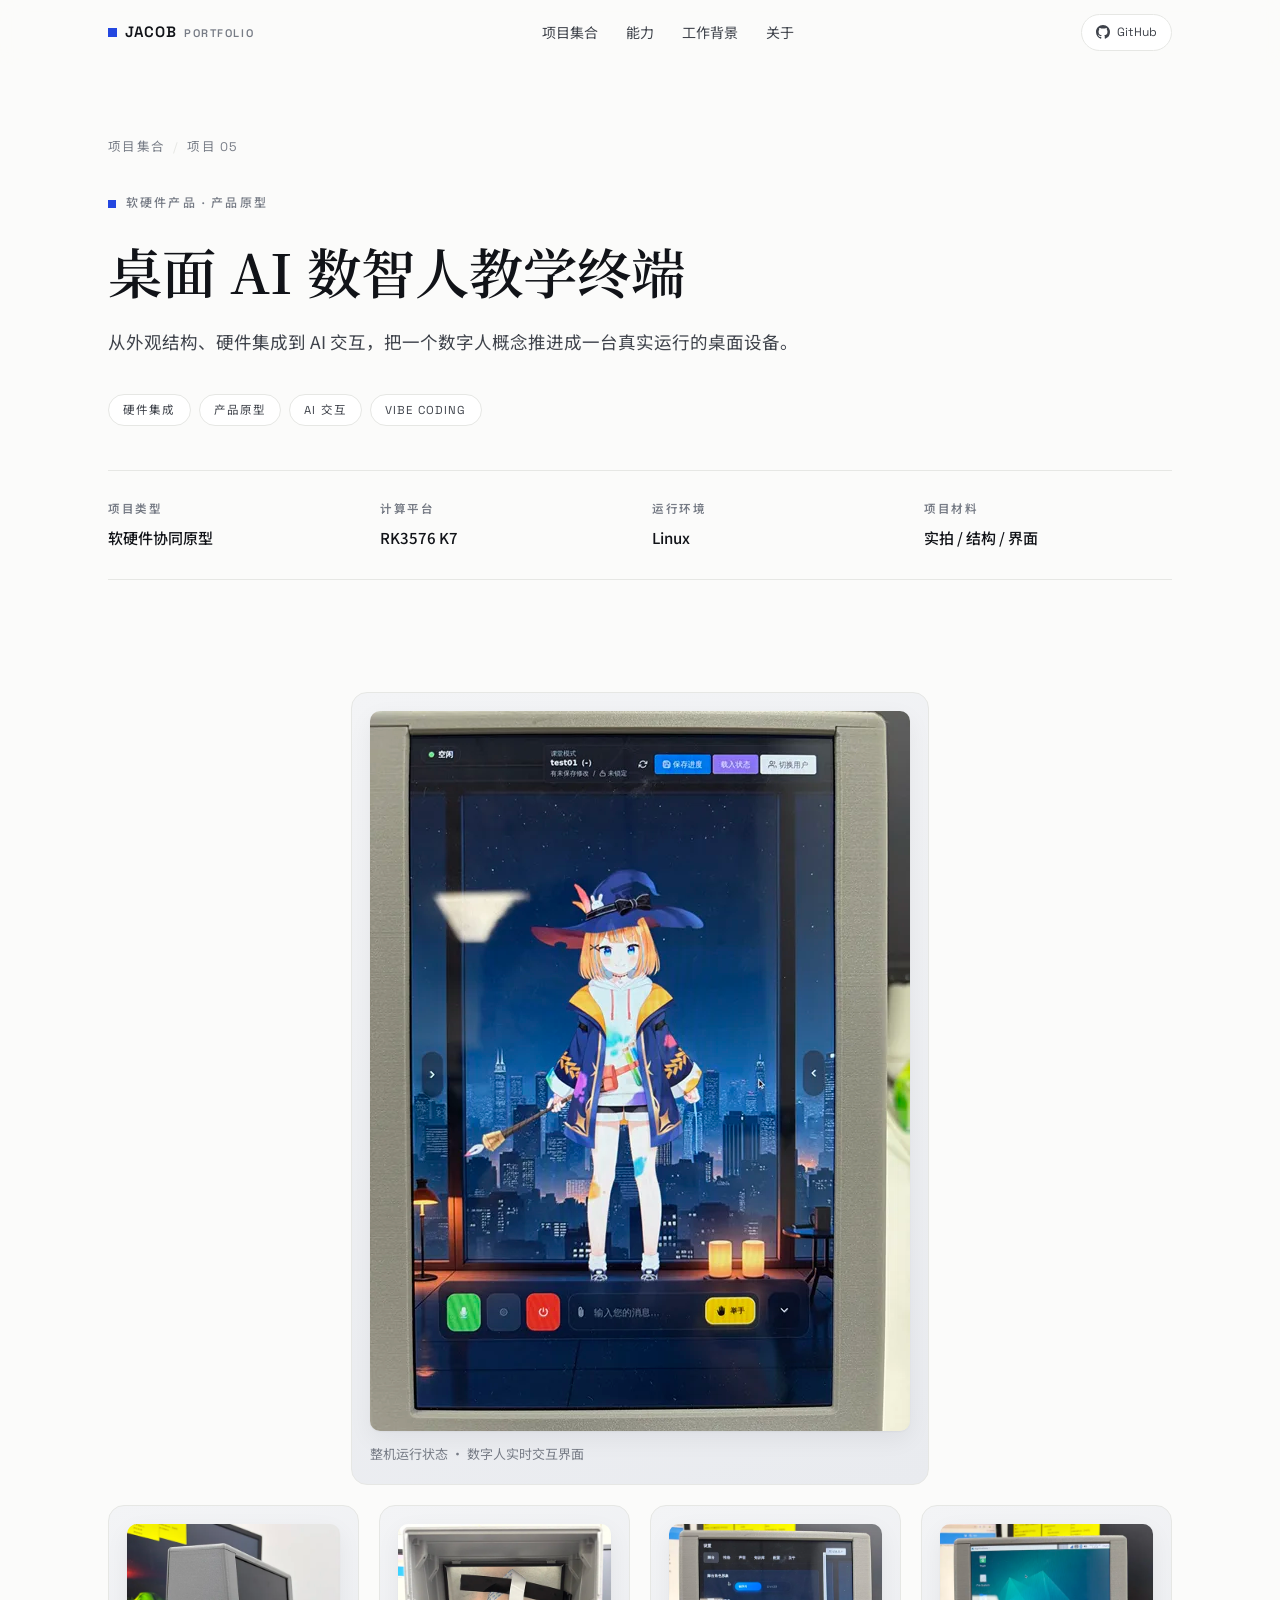
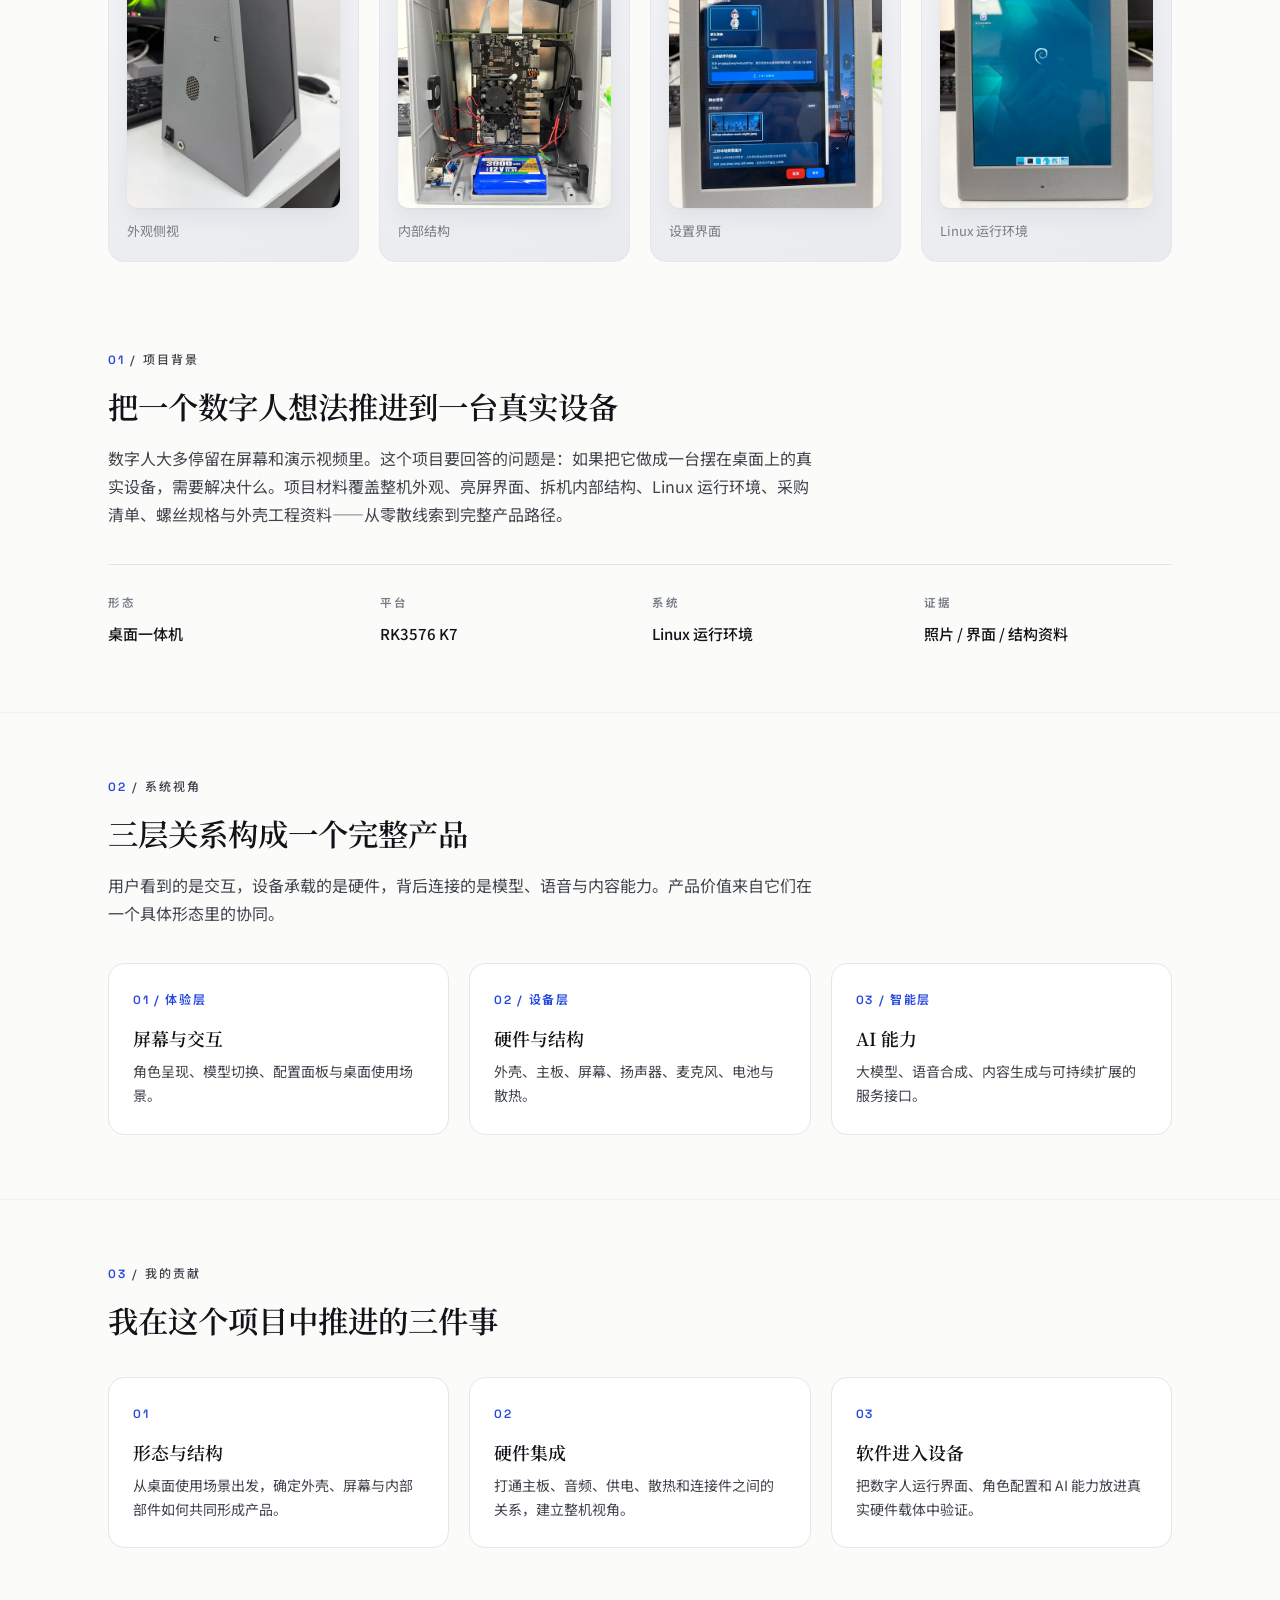
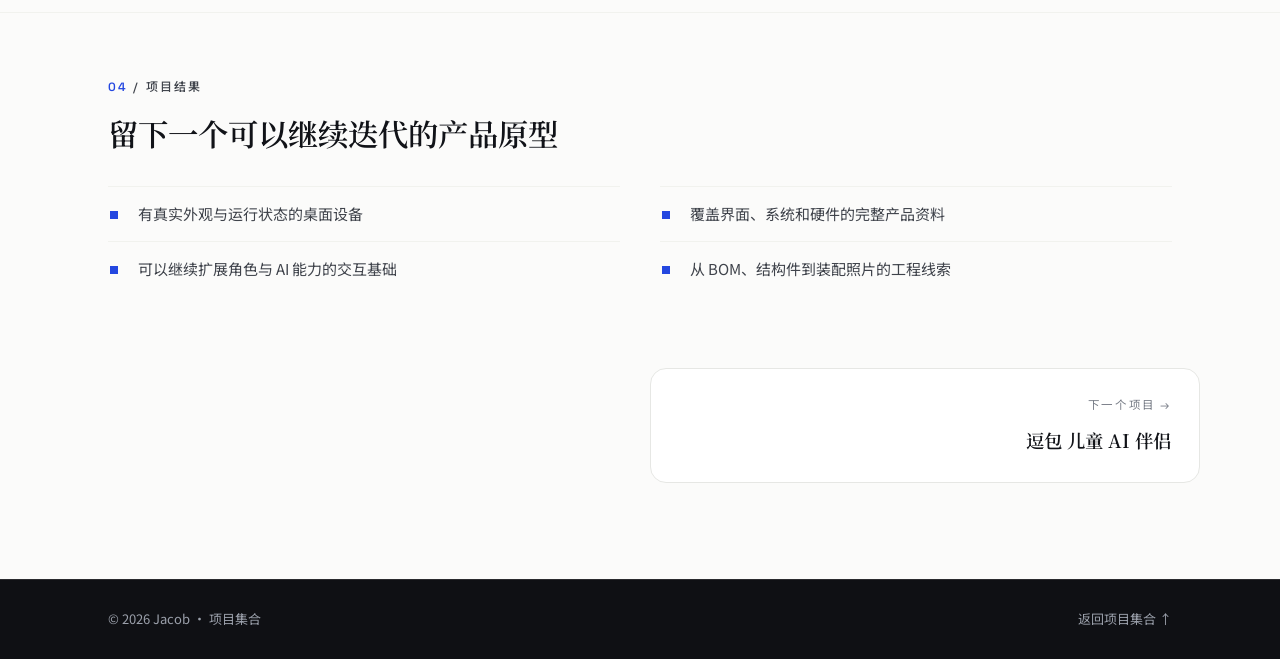
<file: cases/desktop-digital-human.html>
<!doctype html>
<html lang="zh-CN">
  <head>
    <meta charset="utf-8">
    <meta name="viewport" content="width=device-width, initial-scale=1">
    <meta name="description" content="桌面数智人一体机：从外观结构、硬件集成到 AI 交互，把一个数字人概念推进成真实运行的桌面设备。">
    <meta name="theme-color" content="#faf9f6">
    <title>桌面 AI 数智人教学终端 Jacob</title>
    <link rel="icon" href="data:image/svg+xml,%3Csvg xmlns='http://www.w3.org/2000/svg' viewBox='0 0 16 16'%3E%3Crect x='3' y='3' width='10' height='10' fill='%232447e0'/%3E%3C/svg%3E">
    <link rel="preconnect" href="https://fonts.googleapis.com">
    <link rel="preconnect" href="https://fonts.gstatic.com" crossorigin>
    <link href="https://fonts.googleapis.com/css2?family=Noto+Serif+SC:wght@500;600;700&family=Noto+Sans+SC:wght@400;500;600&family=Space+Grotesk:wght@400;500;600&display=swap" rel="stylesheet">
    <link rel="stylesheet" href="../styles.css?v=10">
  </head>
  <body>
    <header class="site-header">
      <div class="wrap header-inner">
        <a class="brand" href="../index.html">
          <span class="brand-name">JACOB</span>
          <span class="brand-sub">PORTFOLIO</span>
        </a>
        <nav class="nav" aria-label="主导航">
          <a href="../index.html#projects">项目集合</a>
          <a href="../index.html#capabilities">能力</a>
          <a href="../index.html#background">工作背景</a>
          <a href="../index.html#about">关于</a>
        </nav>
        <a class="header-gh" href="https://github.com/qiebo" target="_blank" rel="noopener">
          <svg viewBox="0 0 16 16" aria-hidden="true"><path d="M8 0C3.58 0 0 3.58 0 8c0 3.54 2.29 6.53 5.47 7.59.4.07.55-.17.55-.38 0-.19-.01-.82-.01-1.49-2.01.37-2.53-.49-2.69-.94-.09-.23-.48-.94-.82-1.13-.28-.15-.68-.52-.01-.53.63-.01 1.08.58 1.23.82.72 1.21 1.87.87 2.33.66.07-.52.28-.87.51-1.07-1.78-.2-3.64-.89-3.64-3.95 0-.87.31-1.59.82-2.15-.08-.2-.36-1.02.08-2.12 0 0 .67-.21 2.2.82.64-.18 1.32-.27 2-.27s1.36.09 2 .27c1.53-1.04 2.2-.82 2.2-.82.44 1.1.16 1.92.08 2.12.51.56.82 1.27.82 2.15 0 3.07-1.87 3.75-3.65 3.95.29.25.54.73.54 1.48 0 1.07-.01 1.93-.01 2.2 0 .21.15.46.55.38A8.01 8.01 0 0 0 16 8c0-4.42-3.58-8-8-8Z"/></svg>
          GitHub
        </a>
      </div>
    </header>

    <main>
      <!-- ============ 案例头 ============ -->
      <section class="case-hero wrap">
        <p class="breadcrumb"><a href="../index.html">项目集合</a><span class="sep">/</span><span>项目 05</span></p>
        <p class="eyebrow">软硬件产品 · 产品原型</p>
        <h1>桌面 AI 数智人教学终端</h1>
        <p class="case-lead">从外观结构、硬件集成到 AI 交互，把一个数字人概念推进成一台真实运行的桌面设备。</p>
        <div class="case-chips">
          <span class="chip">硬件集成</span>
          <span class="chip">产品原型</span>
          <span class="chip">AI 交互</span>
          <span class="chip">Vibe Coding</span>
        </div>
        <dl class="case-facts">
          <div><dt>项目类型</dt><dd>软硬件协同原型</dd></div>
          <div><dt>计算平台</dt><dd>RK3576 K7</dd></div>
          <div><dt>运行环境</dt><dd>Linux</dd></div>
          <div><dt>项目材料</dt><dd>实拍 / 结构 / 界面</dd></div>
        </dl>
      </section>

      <!-- ============ 图集（完整呈现，点击看大图） ============ -->
      <section class="gallery wrap" aria-label="项目实拍">
        <figure class="g-item feature">
          <img src="../assets/desktop-digital-human/runtime-avatar.png" alt="整机运行状态：屏幕中显示数字人角色" width="540" height="720">
          <figcaption>整机运行状态 · 数字人实时交互界面</figcaption>
        </figure>
        <div class="gallery-grid-4">
          <figure class="g-item tall">
            <img src="../assets/desktop-digital-human/exterior-side.png" alt="设备外观侧视" loading="lazy">
            <figcaption>外观侧视</figcaption>
          </figure>
          <figure class="g-item tall">
            <img src="../assets/desktop-digital-human/internal-layout.png" alt="内部结构：主板、散热与电池" loading="lazy">
            <figcaption>内部结构</figcaption>
          </figure>
          <figure class="g-item tall">
            <img src="../assets/desktop-digital-human/settings-panel.png" alt="设置界面：角色与舞台配置" loading="lazy">
            <figcaption>设置界面</figcaption>
          </figure>
          <figure class="g-item tall">
            <img src="../assets/desktop-digital-human/boot-environment.png" alt="Linux 运行环境" loading="lazy">
            <figcaption>Linux 运行环境</figcaption>
          </figure>
        </div>
      </section>

      <!-- ============ 背景 ============ -->
      <section class="case-section">
        <div class="wrap">
          <p class="label"><b>01</b> / 项目背景</p>
          <h2>把一个数字人想法推进到一台真实设备</h2>
          <p>数字人大多停留在屏幕和演示视频里。这个项目要回答的问题是：如果把它做成一台摆在桌面上的真实设备，需要解决什么。项目材料覆盖整机外观、亮屏界面、拆机内部结构、Linux 运行环境、采购清单、螺丝规格与外壳工程资料——从零散线索到完整产品路径。</p>
          <div class="fact-row">
            <div class="fact-cell"><span class="k">形态</span><span class="v">桌面一体机</span></div>
            <div class="fact-cell"><span class="k">平台</span><span class="v">RK3576 K7</span></div>
            <div class="fact-cell"><span class="k">系统</span><span class="v">Linux 运行环境</span></div>
            <div class="fact-cell"><span class="k">证据</span><span class="v">照片 / 界面 / 结构资料</span></div>
          </div>
        </div>
      </section>

      <!-- ============ 系统视角 ============ -->
      <section class="case-section">
        <div class="wrap">
          <p class="label"><b>02</b> / 系统视角</p>
          <h2>三层关系构成一个完整产品</h2>
          <p>用户看到的是交互，设备承载的是硬件，背后连接的是模型、语音与内容能力。产品价值来自它们在一个具体形态里的协同。</p>
          <div class="card-3">
            <div class="info-card">
              <span class="n">01 / 体验层</span>
              <h3>屏幕与交互</h3>
              <p>角色呈现、模型切换、配置面板与桌面使用场景。</p>
            </div>
            <div class="info-card">
              <span class="n">02 / 设备层</span>
              <h3>硬件与结构</h3>
              <p>外壳、主板、屏幕、扬声器、麦克风、电池与散热。</p>
            </div>
            <div class="info-card">
              <span class="n">03 / 智能层</span>
              <h3>AI 能力</h3>
              <p>大模型、语音合成、内容生成与可持续扩展的服务接口。</p>
            </div>
          </div>
        </div>
      </section>

      <!-- ============ 我的工作 ============ -->
      <section class="case-section">
        <div class="wrap">
          <p class="label"><b>03</b> / 我的贡献</p>
          <h2>我在这个项目中推进的三件事</h2>
          <div class="card-3">
            <div class="info-card">
              <span class="n">01</span>
              <h3>形态与结构</h3>
              <p>从桌面使用场景出发，确定外壳、屏幕与内部部件如何共同形成产品。</p>
            </div>
            <div class="info-card">
              <span class="n">02</span>
              <h3>硬件集成</h3>
              <p>打通主板、音频、供电、散热和连接件之间的关系，建立整机视角。</p>
            </div>
            <div class="info-card">
              <span class="n">03</span>
              <h3>软件进入设备</h3>
              <p>把数字人运行界面、角色配置和 AI 能力放进真实硬件载体中验证。</p>
            </div>
          </div>
        </div>
      </section>

      <!-- ============ 结果 ============ -->
      <section class="case-section">
        <div class="wrap">
          <p class="label"><b>04</b> / 项目结果</p>
          <h2>留下一个可以继续迭代的产品原型</h2>
          <ul class="result-list">
            <li>有真实外观与运行状态的桌面设备</li>
            <li>覆盖界面、系统和硬件的完整产品资料</li>
            <li>可以继续扩展角色与 AI 能力的交互基础</li>
            <li>从 BOM、结构件到装配照片的工程线索</li>
          </ul>
        </div>
      </section>

      <nav class="case-nav wrap" aria-label="案例导航">
        <a class="placeholder" aria-hidden="true"><span class="dir"></span><span class="ttl"></span></a>
        <a class="next" href="child-ai-companion.html">
          <span class="dir">下一个项目 →</span>
          <span class="ttl">逗包 儿童 AI 伴侣</span>
        </a>
      </nav>
    </main>

    <footer class="footer">
      <div class="wrap">
        <span>© <span data-year>2026</span> Jacob · 项目集合</span>
        <a class="top-link" href="../index.html">返回项目集合 ↑</a>
      </div>
    </footer>

    <div class="lightbox" role="dialog" aria-modal="true" aria-label="查看大图">
      <button class="lb-close" aria-label="关闭">✕</button>
      <img alt="">
      <p class="lb-cap"></p>
    </div>

    <script src="../script.js"></script>
  </body>
</html>
</file>
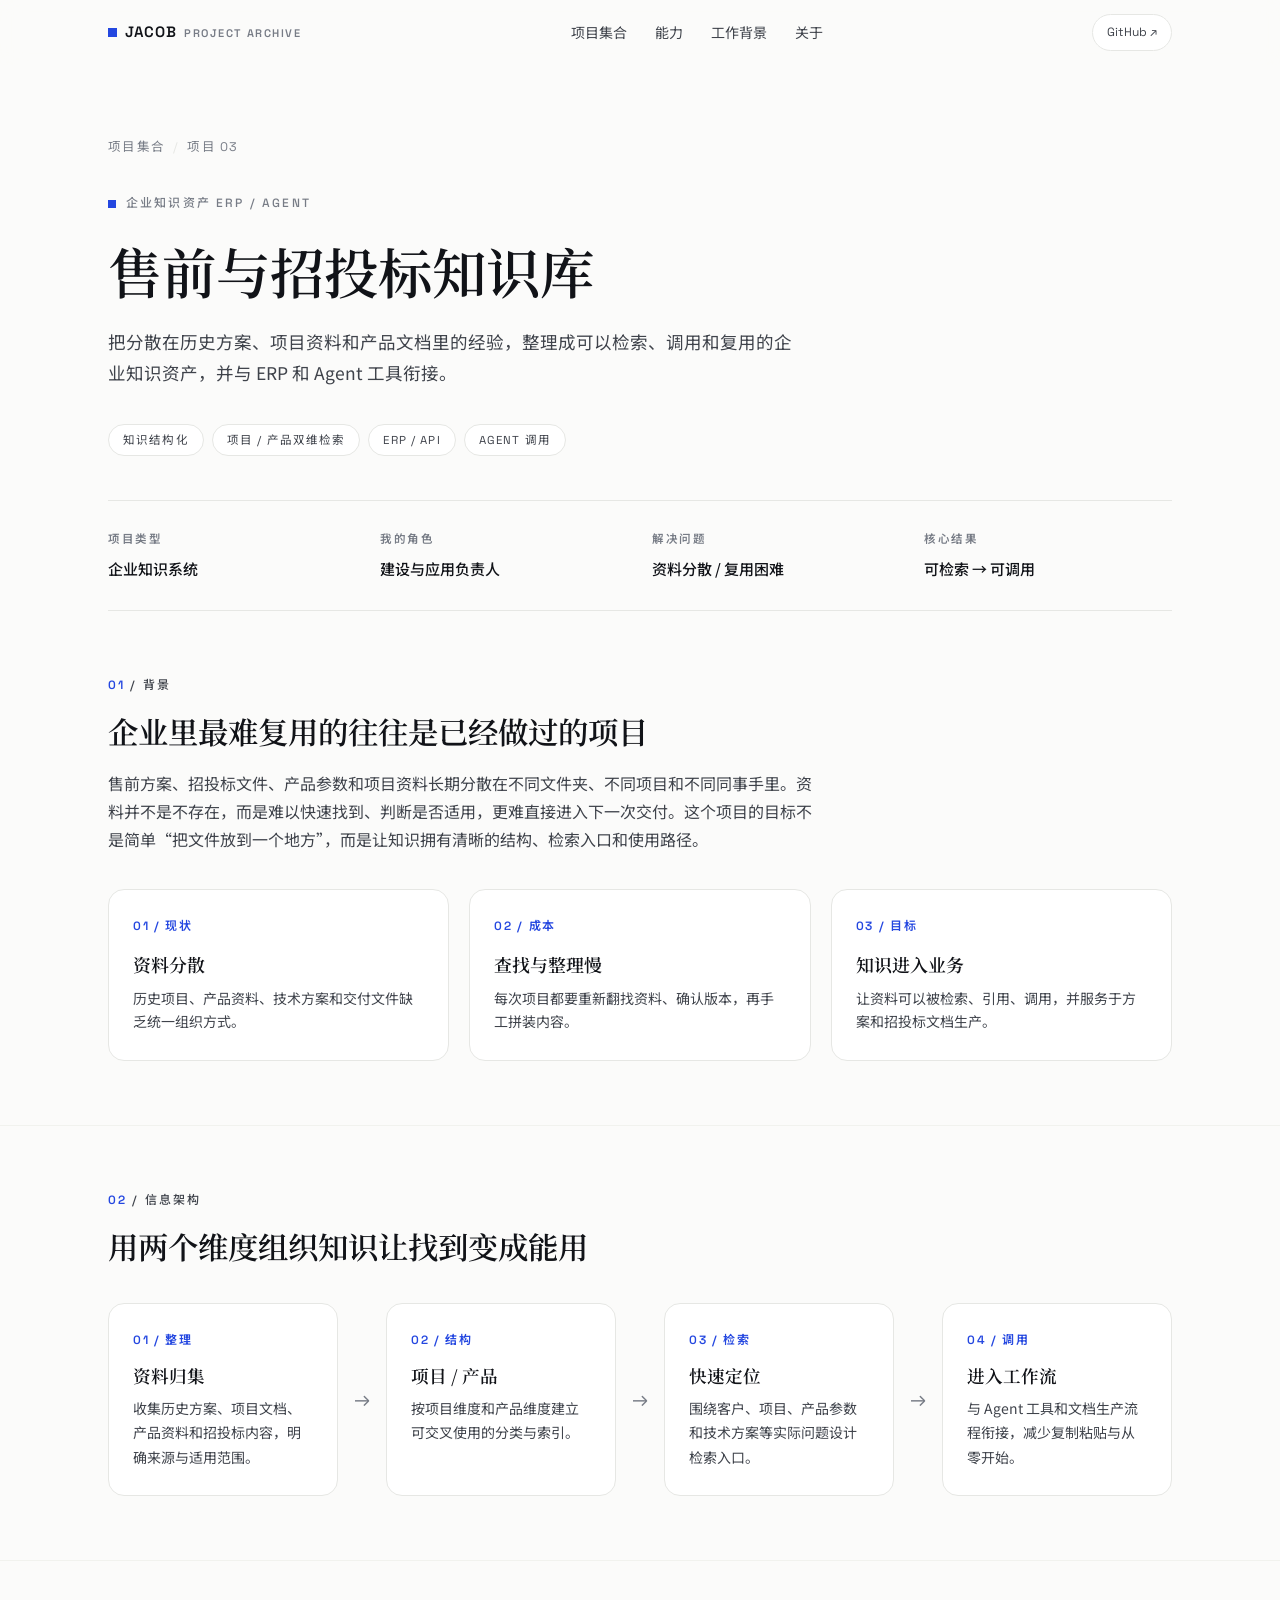
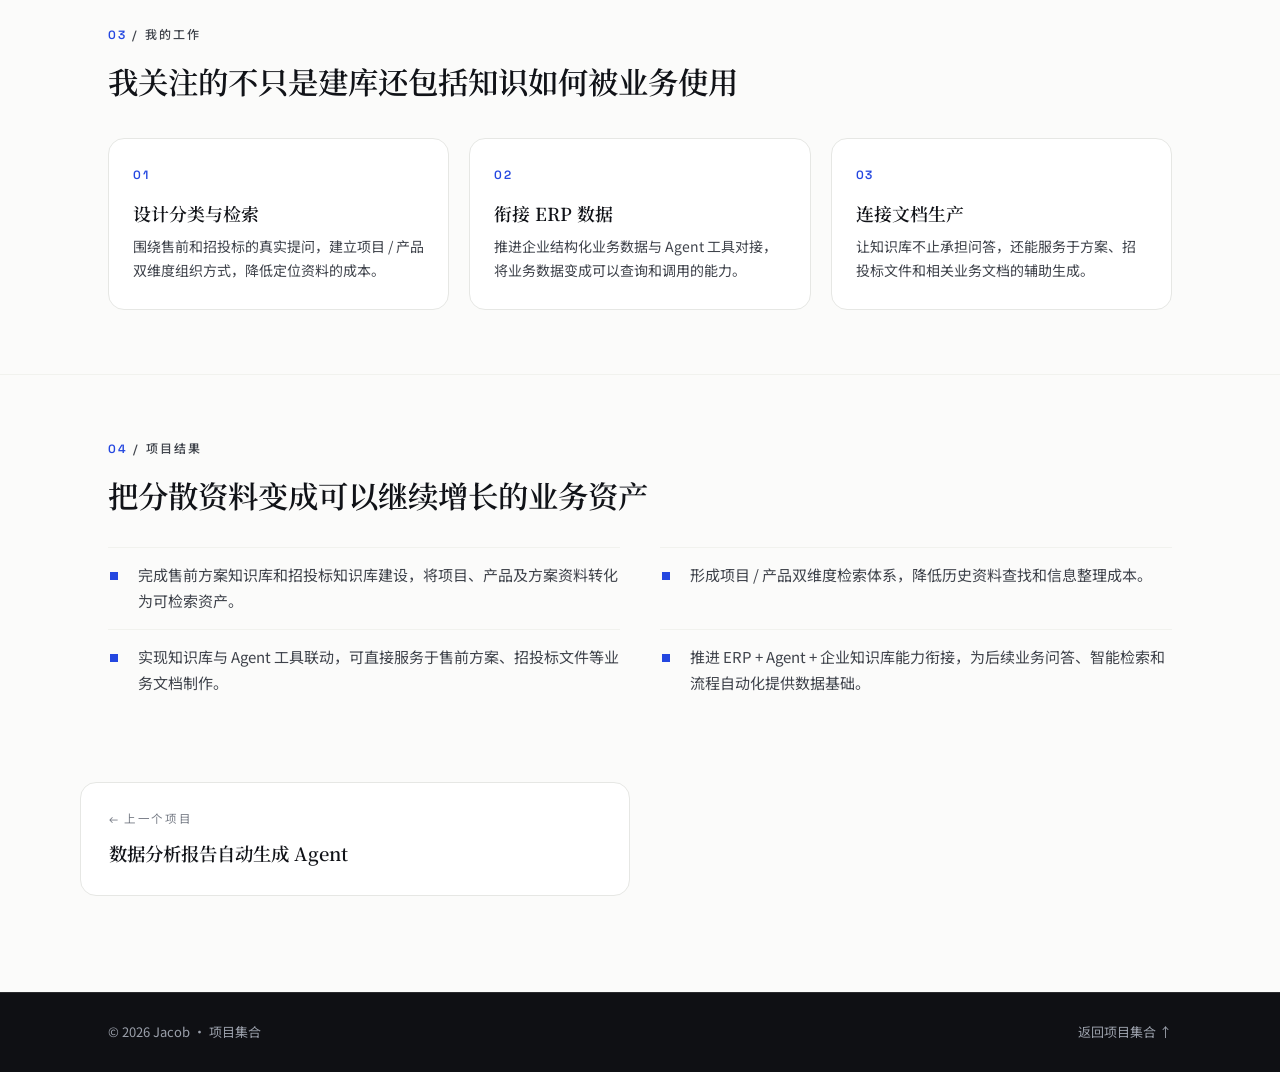
<file: cases/enterprise-knowledge.html>
<!doctype html>
<html lang="zh-CN">
  <head>
    <meta charset="UTF-8">
    <meta name="viewport" content="width=device-width, initial-scale=1">
    <meta name="description" content="售前与招投标知识库：把企业历史方案和产品资料转化为可检索、可调用的知识资产。">
    <meta name="theme-color" content="#faf9f6">
    <title>售前与招投标知识库 Jacob</title>
    <link rel="icon" href="data:image/svg+xml,%3Csvg xmlns='http://www.w3.org/2000/svg' viewBox='0 0 16 16'%3E%3Crect x='3' y='3' width='10' height='10' fill='%232447e0'/%3E%3C/svg%3E">
    <link rel="preconnect" href="https://fonts.googleapis.com">
    <link rel="preconnect" href="https://fonts.gstatic.com" crossorigin>
    <link href="https://fonts.googleapis.com/css2?family=Noto+Serif+SC:wght@500;600;700&family=Noto+Sans+SC:wght@400;500;600&family=Space+Grotesk:wght@400;500;600&display=swap" rel="stylesheet">
    <link rel="stylesheet" href="../styles.css?v=11">
  </head>
  <body>
    <header class="site-header">
      <div class="wrap header-inner">
        <a class="brand" href="../index.html"><span class="brand-name">JACOB</span><span class="brand-sub">PROJECT ARCHIVE</span></a>
        <nav class="nav" aria-label="主导航">
          <a href="../index.html#projects">项目集合</a>
          <a href="../index.html#capabilities">能力</a>
          <a href="../index.html#background">工作背景</a>
          <a href="../index.html#about">关于</a>
        </nav>
        <a class="header-gh" href="https://github.com/qiebo" target="_blank" rel="noopener">GitHub ↗</a>
      </div>
    </header>

    <main>
      <section class="case-hero wrap">
        <p class="breadcrumb"><a href="../index.html">项目集合</a><span class="sep">/</span><span>项目 03</span></p>
        <p class="eyebrow">企业知识资产 ERP / Agent</p>
        <h1>售前与招投标知识库</h1>
        <p class="case-lead">把分散在历史方案、项目资料和产品文档里的经验，整理成可以检索、调用和复用的企业知识资产，并与 ERP 和 Agent 工具衔接。</p>
        <div class="case-chips"><span class="chip">知识结构化</span><span class="chip">项目 / 产品双维检索</span><span class="chip">ERP / API</span><span class="chip">Agent 调用</span></div>
        <dl class="case-facts">
          <div><dt>项目类型</dt><dd>企业知识系统</dd></div>
          <div><dt>我的角色</dt><dd>建设与应用负责人</dd></div>
          <div><dt>解决问题</dt><dd>资料分散 / 复用困难</dd></div>
          <div><dt>核心结果</dt><dd>可检索 → 可调用</dd></div>
        </dl>
      </section>

      <section class="case-section" style="padding-top: 8px;">
        <div class="wrap">
          <p class="label"><b>01</b> / 背景</p>
          <h2>企业里最难复用的往往是已经做过的项目</h2>
          <p>售前方案、招投标文件、产品参数和项目资料长期分散在不同文件夹、不同项目和不同同事手里。资料并不是不存在，而是难以快速找到、判断是否适用，更难直接进入下一次交付。这个项目的目标不是简单“把文件放到一个地方”，而是让知识拥有清晰的结构、检索入口和使用路径。</p>
          <div class="card-3">
            <div class="info-card"><span class="n">01 / 现状</span><h3>资料分散</h3><p>历史项目、产品资料、技术方案和交付文件缺乏统一组织方式。</p></div>
            <div class="info-card"><span class="n">02 / 成本</span><h3>查找与整理慢</h3><p>每次项目都要重新翻找资料、确认版本，再手工拼装内容。</p></div>
            <div class="info-card"><span class="n">03 / 目标</span><h3>知识进入业务</h3><p>让资料可以被检索、引用、调用，并服务于方案和招投标文档生产。</p></div>
          </div>
        </div>
      </section>

      <section class="case-section">
        <div class="wrap">
          <p class="label"><b>02</b> / 信息架构</p>
          <h2>用两个维度组织知识让找到变成能用</h2>
          <div class="step-flow four">
            <div class="step-card"><span class="n">01 / 整理</span><h3>资料归集</h3><p>收集历史方案、项目文档、产品资料和招投标内容，明确来源与适用范围。</p></div>
            <div class="step-arrow">→</div>
            <div class="step-card"><span class="n">02 / 结构</span><h3>项目 / 产品</h3><p>按项目维度和产品维度建立可交叉使用的分类与索引。</p></div>
            <div class="step-arrow">→</div>
            <div class="step-card"><span class="n">03 / 检索</span><h3>快速定位</h3><p>围绕客户、项目、产品参数和技术方案等实际问题设计检索入口。</p></div>
            <div class="step-arrow">→</div>
            <div class="step-card"><span class="n">04 / 调用</span><h3>进入工作流</h3><p>与 Agent 工具和文档生产流程衔接，减少复制粘贴与从零开始。</p></div>
          </div>
        </div>
      </section>

      <section class="case-section">
        <div class="wrap">
          <p class="label"><b>03</b> / 我的工作</p>
          <h2>我关注的不只是建库还包括知识如何被业务使用</h2>
          <div class="card-3">
            <div class="info-card"><span class="n">01</span><h3>设计分类与检索</h3><p>围绕售前和招投标的真实提问，建立项目 / 产品双维度组织方式，降低定位资料的成本。</p></div>
            <div class="info-card"><span class="n">02</span><h3>衔接 ERP 数据</h3><p>推进企业结构化业务数据与 Agent 工具对接，将业务数据变成可以查询和调用的能力。</p></div>
            <div class="info-card"><span class="n">03</span><h3>连接文档生产</h3><p>让知识库不止承担问答，还能服务于方案、招投标文件和相关业务文档的辅助生成。</p></div>
          </div>
        </div>
      </section>

      <section class="case-section">
        <div class="wrap">
          <p class="label"><b>04</b> / 项目结果</p>
          <h2>把分散资料变成可以继续增长的业务资产</h2>
          <ul class="result-list">
            <li>完成售前方案知识库和招投标知识库建设，将项目、产品及方案资料转化为可检索资产。</li>
            <li>形成项目 / 产品双维度检索体系，降低历史资料查找和信息整理成本。</li>
            <li>实现知识库与 Agent 工具联动，可直接服务于售前方案、招投标文件等业务文档制作。</li>
            <li>推进 ERP + Agent + 企业知识库能力衔接，为后续业务问答、智能检索和流程自动化提供数据基础。</li>
          </ul>
        </div>
      </section>

      <nav class="case-nav wrap" aria-label="案例导航">
        <a href="data-report-agent.html"><span class="dir">← 上一个项目</span><span class="ttl">数据分析报告自动生成 Agent</span></a>
        <a class="placeholder" aria-hidden="true"><span class="dir"></span><span class="ttl"></span></a>
      </nav>
    </main>

    <footer class="footer"><div class="wrap"><span>© <span data-year>2026</span> Jacob · 项目集合</span><a class="top-link" href="../index.html">返回项目集合 ↑</a></div></footer>
    <script src="../script.js?v=20260921"></script>
  </body>
</html>
</file>
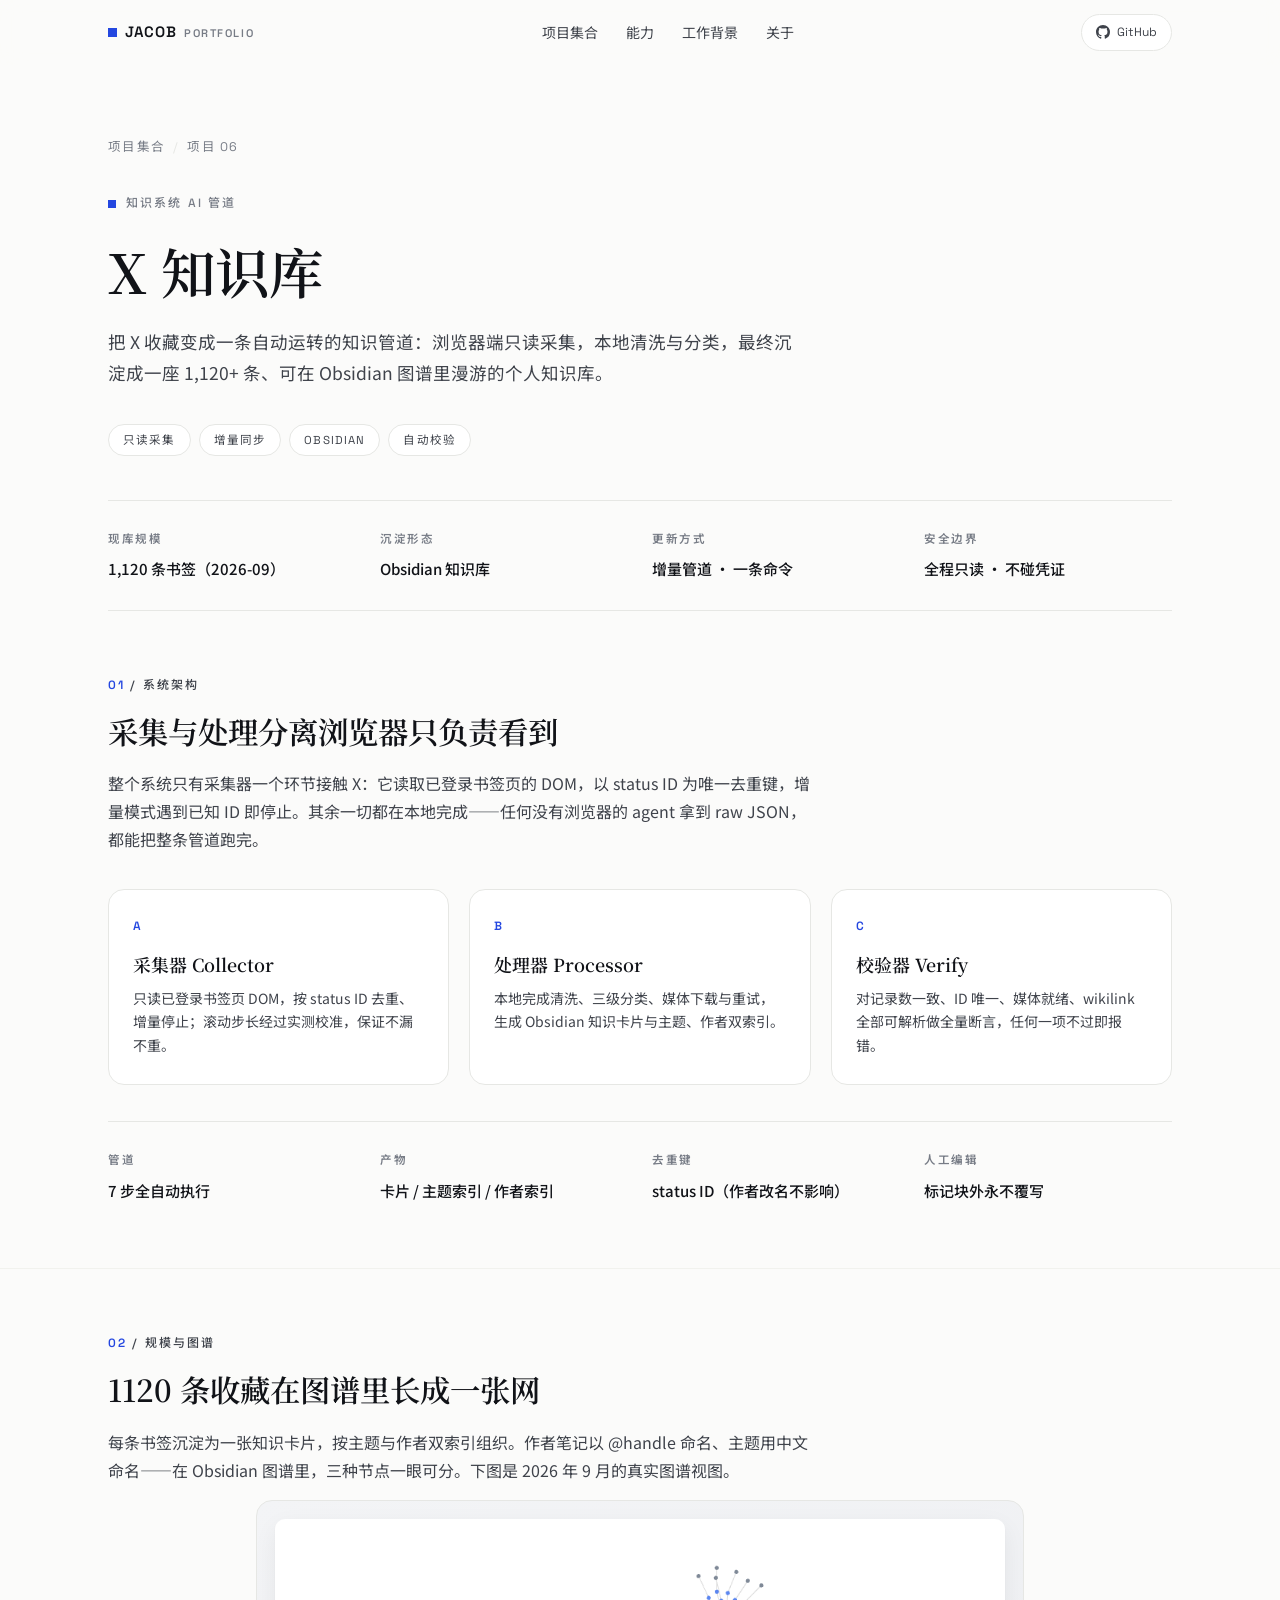
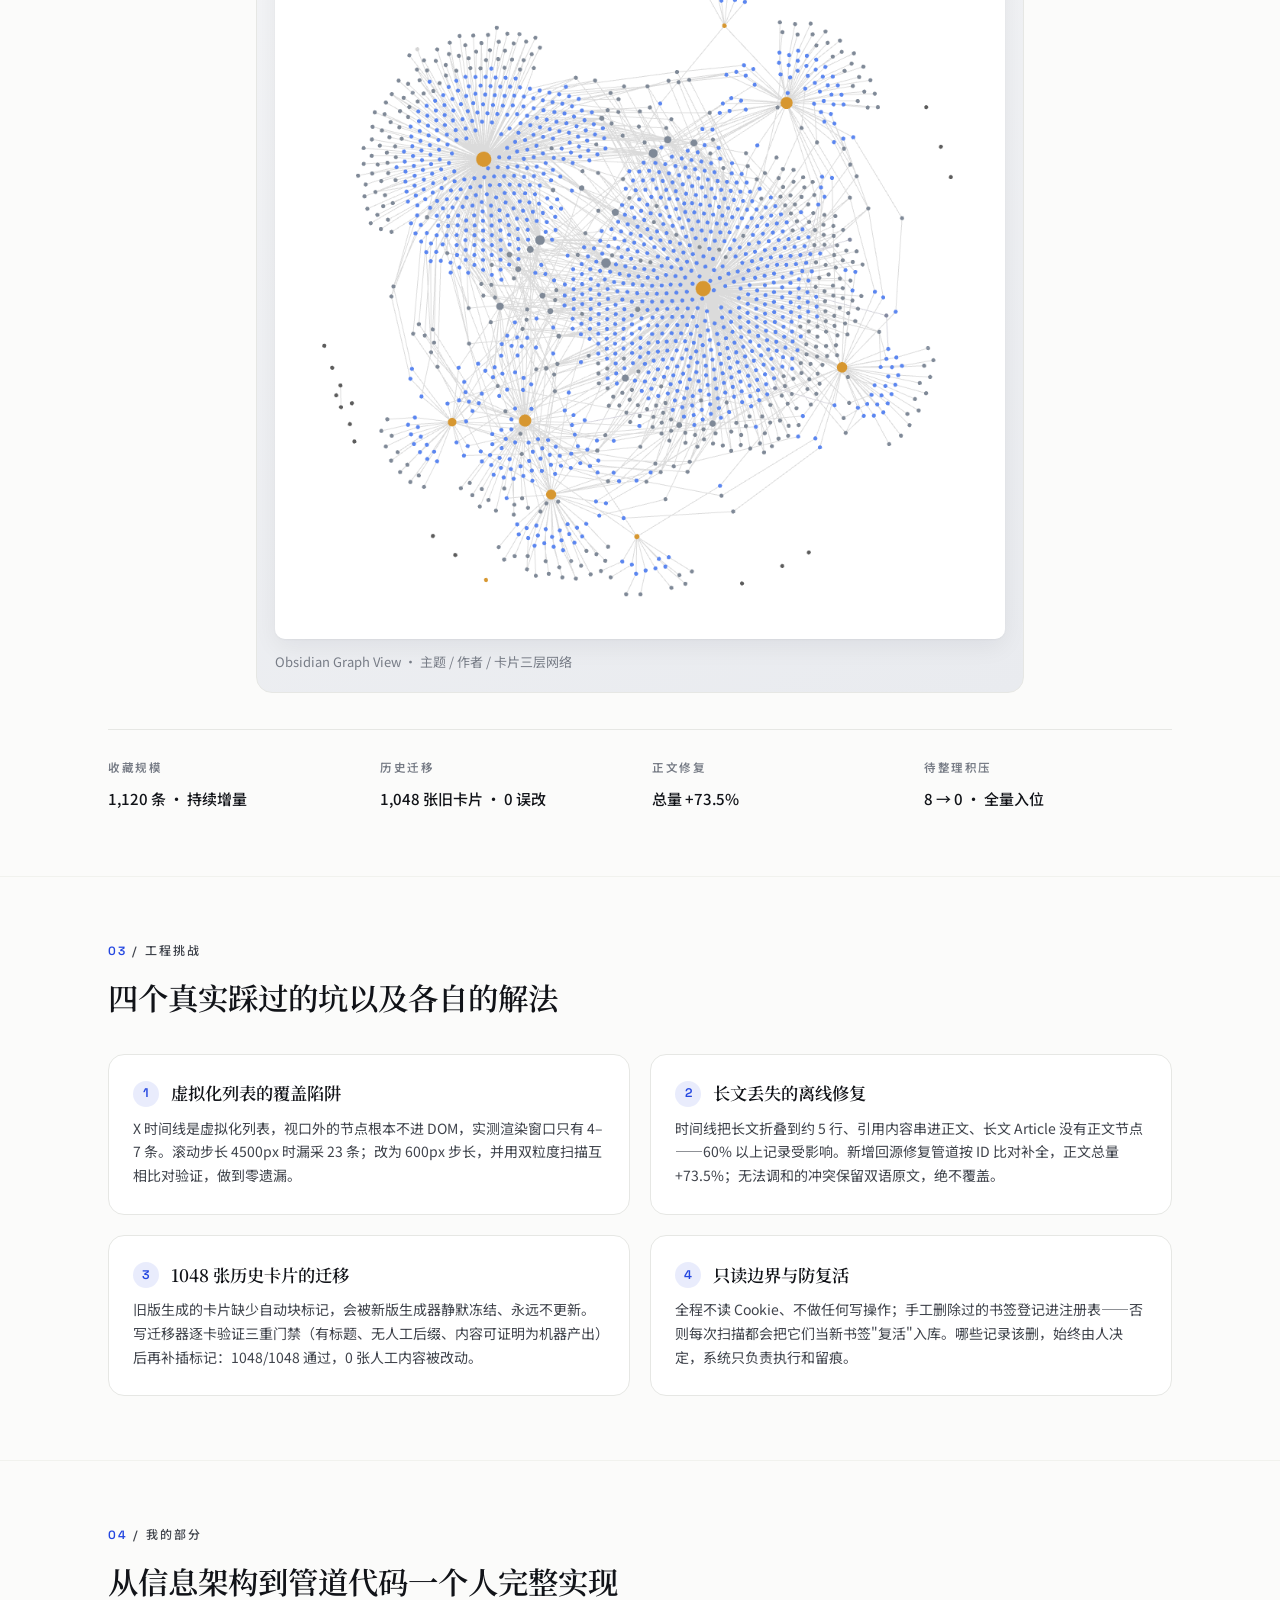
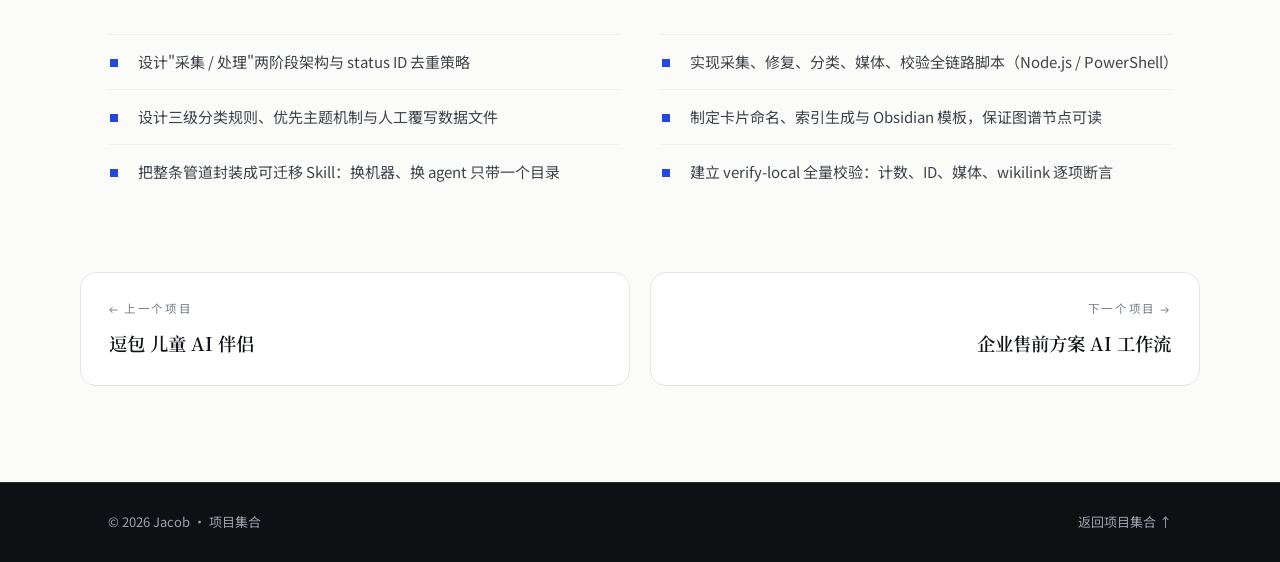
<file: cases/x-bookmarks.html>
<!doctype html>
<html lang="zh-CN">
  <head>
    <meta charset="utf-8">
    <meta name="viewport" content="width=device-width, initial-scale=1">
    <meta name="description" content="X 知识库：1,120+ 条收藏的只读采集与自动整理管道，沉淀为可在 Obsidian 图谱中漫游的个人知识资产。">
    <meta name="theme-color" content="#faf9f6">
    <title>X 知识库 Jacob</title>
    <link rel="icon" href="data:image/svg+xml,%3Csvg xmlns='http://www.w3.org/2000/svg' viewBox='0 0 16 16'%3E%3Crect x='3' y='3' width='10' height='10' fill='%232447e0'/%3E%3C/svg%3E">
    <link rel="preconnect" href="https://fonts.googleapis.com">
    <link rel="preconnect" href="https://fonts.gstatic.com" crossorigin>
    <link href="https://fonts.googleapis.com/css2?family=Noto+Serif+SC:wght@500;600;700&family=Noto+Sans+SC:wght@400;500;600&family=Space+Grotesk:wght@400;500;600&display=swap" rel="stylesheet">
    <link rel="stylesheet" href="../styles.css?v=10">
  </head>
  <body>
    <header class="site-header">
      <div class="wrap header-inner">
        <a class="brand" href="../index.html">
          <span class="brand-name">JACOB</span>
          <span class="brand-sub">PORTFOLIO</span>
        </a>
        <nav class="nav" aria-label="主导航">
          <a href="../index.html#projects">项目集合</a>
          <a href="../index.html#capabilities">能力</a>
          <a href="../index.html#background">工作背景</a>
          <a href="../index.html#about">关于</a>
        </nav>
        <a class="header-gh" href="https://github.com/qiebo" target="_blank" rel="noopener">
          <svg viewBox="0 0 16 16" aria-hidden="true"><path d="M8 0C3.58 0 0 3.58 0 8c0 3.54 2.29 6.53 5.47 7.59.4.07.55-.17.55-.38 0-.19-.01-.82-.01-1.49-2.01.37-2.53-.49-2.69-.94-.09-.23-.48-.94-.82-1.13-.28-.15-.68-.52-.01-.53.63-.01 1.08.58 1.23.82.72 1.21 1.87.87 2.33.66.07-.52.28-.87.51-1.07-1.78-.2-3.64-.89-3.64-3.95 0-.87.31-1.59.82-2.15-.08-.2-.36-1.02.08-2.12 0 0 .67-.21 2.2.82.64-.18 1.32-.27 2-.27s1.36.09 2 .27c1.53-1.04 2.2-.82 2.2-.82.44 1.1.16 1.92.08 2.12.51.56.82 1.27.82 2.15 0 3.07-1.87 3.75-3.65 3.95.29.25.54.73.54 1.48 0 1.07-.01 1.93-.01 2.2 0 .21.15.46.55.38A8.01 8.01 0 0 0 16 8c0-4.42-3.58-8-8-8Z"/></svg>
          GitHub
        </a>
      </div>
    </header>

    <main>
      <!-- ============ 案例头 ============ -->
      <section class="case-hero wrap">
        <p class="breadcrumb"><a href="../index.html">项目集合</a><span class="sep">/</span><span>项目 06</span></p>
        <p class="eyebrow">知识系统 AI 管道</p>
        <h1>X 知识库</h1>
        <p class="case-lead">把 X 收藏变成一条自动运转的知识管道：浏览器端只读采集，本地清洗与分类，最终沉淀成一座 1,120+ 条、可在 Obsidian 图谱里漫游的个人知识库。</p>
        <div class="case-chips">
          <span class="chip">只读采集</span>
          <span class="chip">增量同步</span>
          <span class="chip">Obsidian</span>
          <span class="chip">自动校验</span>
        </div>
        <dl class="case-facts">
          <div><dt>现库规模</dt><dd>1,120 条书签（2026-09）</dd></div>
          <div><dt>沉淀形态</dt><dd>Obsidian 知识库</dd></div>
          <div><dt>更新方式</dt><dd>增量管道 · 一条命令</dd></div>
          <div><dt>安全边界</dt><dd>全程只读 · 不碰凭证</dd></div>
        </dl>
      </section>

      <!-- ============ 01 系统架构 ============ -->
      <section class="case-section" style="padding-top: 8px;">
        <div class="wrap">
          <p class="label"><b>01</b> / 系统架构</p>
          <h2>采集与处理分离浏览器只负责看到</h2>
          <p>整个系统只有采集器一个环节接触 X：它读取已登录书签页的 DOM，以 status ID 为唯一去重键，增量模式遇到已知 ID 即停止。其余一切都在本地完成——任何没有浏览器的 agent 拿到 raw JSON，都能把整条管道跑完。</p>
          <div class="card-3">
            <div class="info-card">
              <span class="n">A</span>
              <h3>采集器 Collector</h3>
              <p>只读已登录书签页 DOM，按 status ID 去重、增量停止；滚动步长经过实测校准，保证不漏不重。</p>
            </div>
            <div class="info-card">
              <span class="n">B</span>
              <h3>处理器 Processor</h3>
              <p>本地完成清洗、三级分类、媒体下载与重试，生成 Obsidian 知识卡片与主题、作者双索引。</p>
            </div>
            <div class="info-card">
              <span class="n">C</span>
              <h3>校验器 Verify</h3>
              <p>对记录数一致、ID 唯一、媒体就绪、wikilink 全部可解析做全量断言，任何一项不过即报错。</p>
            </div>
          </div>
          <div class="fact-row">
            <div class="fact-cell"><span class="k">管道</span><span class="v">7 步全自动执行</span></div>
            <div class="fact-cell"><span class="k">产物</span><span class="v">卡片 / 主题索引 / 作者索引</span></div>
            <div class="fact-cell"><span class="k">去重键</span><span class="v">status ID（作者改名不影响）</span></div>
            <div class="fact-cell"><span class="k">人工编辑</span><span class="v">标记块外永不覆写</span></div>
          </div>
        </div>
      </section>

      <!-- ============ 02 规模与图谱 ============ -->
      <section class="case-section">
        <div class="wrap">
          <p class="label"><b>02</b> / 规模与图谱</p>
          <h2>1120 条收藏在图谱里长成一张网</h2>
          <p>每条书签沉淀为一张知识卡片，按主题与作者双索引组织。作者笔记以 @handle 命名、主题用中文命名——在 Obsidian 图谱里，三种节点一眼可分。下图是 2026 年 9 月的真实图谱视图。</p>
          <figure class="g-item feature">
            <img src="../assets/x-bookmarks/graph-view.png" alt="Obsidian 图谱视图：主题、作者与知识卡片构成的网络" width="956" height="944" loading="lazy">
            <figcaption>Obsidian Graph View · 主题 / 作者 / 卡片三层网络</figcaption>
          </figure>
          <div class="fact-row">
            <div class="fact-cell"><span class="k">收藏规模</span><span class="v">1,120 条 · 持续增量</span></div>
            <div class="fact-cell"><span class="k">历史迁移</span><span class="v">1,048 张旧卡片 · 0 误改</span></div>
            <div class="fact-cell"><span class="k">正文修复</span><span class="v">总量 +73.5%</span></div>
            <div class="fact-cell"><span class="k">待整理积压</span><span class="v">8 → 0 · 全量入位</span></div>
          </div>
        </div>
      </section>

      <!-- ============ 03 工程挑战 ============ -->
      <section class="case-section">
        <div class="wrap">
          <p class="label"><b>03</b> / 工程挑战</p>
          <h2>四个真实踩过的坑以及各自的解法</h2>
          <div class="safety-grid">
            <div class="safety-item">
              <h3><span class="s-num">1</span>虚拟化列表的覆盖陷阱</h3>
              <p>X 时间线是虚拟化列表，视口外的节点根本不进 DOM，实测渲染窗口只有 4–7 条。滚动步长 4500px 时漏采 23 条；改为 600px 步长，并用双粒度扫描互相比对验证，做到零遗漏。</p>
            </div>
            <div class="safety-item">
              <h3><span class="s-num">2</span>长文丢失的离线修复</h3>
              <p>时间线把长文折叠到约 5 行、引用内容串进正文、长文 Article 没有正文节点——60% 以上记录受影响。新增回源修复管道按 ID 比对补全，正文总量 +73.5%；无法调和的冲突保留双语原文，绝不覆盖。</p>
            </div>
            <div class="safety-item">
              <h3><span class="s-num">3</span>1048 张历史卡片的迁移</h3>
              <p>旧版生成的卡片缺少自动块标记，会被新版生成器静默冻结、永远不更新。写迁移器逐卡验证三重门禁（有标题、无人工后缀、内容可证明为机器产出）后再补插标记：1048/1048 通过，0 张人工内容被改动。</p>
            </div>
            <div class="safety-item">
              <h3><span class="s-num">4</span>只读边界与防复活</h3>
              <p>全程不读 Cookie、不做任何写操作；手工删除过的书签登记进注册表——否则每次扫描都会把它们当新书签"复活"入库。哪些记录该删，始终由人决定，系统只负责执行和留痕。</p>
            </div>
          </div>
        </div>
      </section>

      <!-- ============ 04 我的部分 ============ -->
      <section class="case-section">
        <div class="wrap">
          <p class="label"><b>04</b> / 我的部分</p>
          <h2>从信息架构到管道代码一个人完整实现</h2>
          <ul class="result-list">
            <li>设计"采集 / 处理"两阶段架构与 status ID 去重策略</li>
            <li>实现采集、修复、分类、媒体、校验全链路脚本（Node.js / PowerShell）</li>
            <li>设计三级分类规则、优先主题机制与人工覆写数据文件</li>
            <li>制定卡片命名、索引生成与 Obsidian 模板，保证图谱节点可读</li>
            <li>把整条管道封装成可迁移 Skill：换机器、换 agent 只带一个目录</li>
            <li>建立 verify-local 全量校验：计数、ID、媒体、wikilink 逐项断言</li>
          </ul>
        </div>
      </section>

      <nav class="case-nav wrap" aria-label="案例导航">
        <a href="child-ai-companion.html">
          <span class="dir">← 上一个项目</span>
          <span class="ttl">逗包 儿童 AI 伴侣</span>
        </a>
        <a class="next" href="ai-workflows.html">
          <span class="dir">下一个项目 →</span>
          <span class="ttl">企业售前方案 AI 工作流</span>
        </a>
      </nav>
    </main>

    <footer class="footer">
      <div class="wrap">
        <span>© <span data-year>2026</span> Jacob · 项目集合</span>
        <a class="top-link" href="../index.html">返回项目集合 ↑</a>
      </div>
    </footer>

    <div class="lightbox" role="dialog" aria-modal="true" aria-label="查看大图">
      <button class="lb-close" aria-label="关闭">✕</button>
      <img alt="">
      <p class="lb-cap"></p>
    </div>

    <script src="../script.js"></script>
  </body>
</html>
</file>
<file: home.css>
:root {
  --home-bg: #f6f8fb;
  --home-surface: #ffffff;
  --home-surface-2: #eef3ff;
  --home-ink: #111827;
  --home-muted: #5c6677;
  --home-faint: #8b95a5;
  --home-line: #dfe5ee;
  --home-line-strong: #c9d2df;
  --home-blue: #3158e8;
  --home-blue-dark: #1f3fc4;
  --home-blue-soft: #e8eeff;
  --home-green: #cfeea9;
  --home-orange: #ffc987;
  --home-max: 1160px;
  --home-gutter: clamp(20px, 4vw, 48px);
  --home-radius: 22px;
  --home-radius-sm: 14px;
  --home-shadow: 0 16px 42px rgba(27, 41, 70, .08);
}

* { box-sizing: border-box; }
html { scroll-behavior: smooth; scroll-padding-top: 78px; }
body {
  margin: 0;
  background: var(--home-bg);
  color: var(--home-ink);
  font-family: "Noto Sans SC", "PingFang SC", "Microsoft YaHei", system-ui, sans-serif;
  font-size: 16px;
  line-height: 1.65;
  -webkit-font-smoothing: antialiased;
  text-rendering: optimizeLegibility;
}

::selection { color: var(--home-ink); background: #cbd8ff; }
img { display: block; max-width: 100%; }
a { color: inherit; text-decoration: none; }
h1, h2, h3, h4, p { margin-top: 0; }
h1, h2, h3, h4 { line-height: 1.2; letter-spacing: -.025em; text-wrap: balance; }
h1, h2, h3 { font-family: "Noto Sans SC", "PingFang SC", "Microsoft YaHei", system-ui, sans-serif; }

.home-wrap { max-width: var(--home-max); margin: 0 auto; padding: 0 var(--home-gutter); }
.home-header {
  position: sticky;
  top: 0;
  z-index: 50;
  background: rgba(246, 248, 251, .84);
  border-bottom: 1px solid transparent;
  backdrop-filter: blur(16px);
  -webkit-backdrop-filter: blur(16px);
  transition: border-color .2s ease, background .2s ease;
}
.home-header.scrolled { border-bottom-color: var(--home-line); background: rgba(246, 248, 251, .94); }
.home-header-inner { display: flex; align-items: center; justify-content: space-between; gap: 22px; min-height: 70px; }
.home-brand { display: inline-flex; align-items: baseline; gap: 8px; font-size: 15px; font-weight: 900; letter-spacing: .05em; }
.home-brand em { color: var(--home-blue); font-style: normal; }
.home-brand small { color: var(--home-faint); font-size: 10px; font-weight: 600; letter-spacing: .12em; }
.home-nav { display: flex; align-items: center; gap: clamp(16px, 3vw, 30px); color: var(--home-muted); font-size: 13px; }
.home-nav a { transition: color .16s ease; }
.home-nav a:hover { color: var(--home-blue); }
.home-github {
  display: inline-flex;
  align-items: center;
  gap: 7px;
  padding: 8px 13px;
  border: 1px solid var(--home-line-strong);
  border-radius: 999px;
  color: var(--home-ink);
  background: var(--home-surface);
  font-size: 12px;
  font-weight: 700;
  transition: transform .16s ease, border-color .16s ease, box-shadow .16s ease;
}
.home-github:hover { transform: translateY(-1px); border-color: var(--home-blue); box-shadow: 0 7px 18px rgba(49, 88, 232, .12); }
.home-github svg { width: 14px; height: 14px; fill: currentColor; }

.home-hero {
  position: relative;
  overflow: hidden;
  color: #f7f9ff;
  background:
    radial-gradient(circle at 78% 16%, rgba(86, 119, 255, .34), transparent 34%),
    linear-gradient(135deg, #111a31 0%, #18264a 48%, #1c2e65 100%);
}
.home-hero::after {
  content: "";
  position: absolute;
  inset: 0;
  pointer-events: none;
  opacity: .22;
  background-image: linear-gradient(rgba(255,255,255,.06) 1px, transparent 1px), linear-gradient(90deg, rgba(255,255,255,.06) 1px, transparent 1px);
  background-size: 48px 48px;
  mask-image: linear-gradient(to right, transparent, #000 30%, #000 78%, transparent);
}
.home-hero-inner { position: relative; z-index: 1; display: grid; grid-template-columns: minmax(0, 1.15fr) minmax(300px, .85fr); gap: clamp(34px, 7vw, 92px); align-items: center; padding-top: clamp(70px, 10vw, 122px); padding-bottom: clamp(58px, 8vw, 96px); }
.home-kicker { display: inline-flex; align-items: center; gap: 9px; margin: 0 0 22px; color: #aebeff; font-size: 12px; font-weight: 800; letter-spacing: .14em; }
.home-kicker::before { content: ""; width: 9px; height: 9px; border-radius: 50%; background: var(--home-green); box-shadow: 0 0 0 5px rgba(207, 238, 169, .12); }
.home-hero h1 { max-width: none; margin: 0 0 22px; color: #fff; font-size: clamp(48px, 6.3vw, 78px); font-weight: 900; letter-spacing: -.055em; white-space: nowrap; }
.home-hero h1 span { color: #bed0ff; }
.home-hero-lead { max-width: 53ch; margin: 0 0 30px; color: #d0d8ec; font-size: clamp(15px, 1.8vw, 18px); line-height: 1.85; }
.home-hero-actions { display: flex; flex-wrap: wrap; gap: 11px; margin-bottom: 26px; }
.home-btn { display: inline-flex; align-items: center; gap: 8px; padding: 12px 18px; border-radius: 11px; font-size: 13px; font-weight: 800; transition: transform .16s ease, box-shadow .16s ease, background .16s ease; }
.home-btn:hover { transform: translateY(-2px); }
.home-btn-primary { color: #152244; background: var(--home-green); box-shadow: 0 9px 24px rgba(207, 238, 169, .16); }
.home-btn-primary:hover { background: #dcf8b9; box-shadow: 0 13px 30px rgba(207, 238, 169, .24); }
.home-btn-ghost { color: #f5f7ff; border: 1px solid rgba(255,255,255,.28); background: rgba(255,255,255,.06); }
.home-btn-ghost:hover { background: rgba(255,255,255,.12); }
.home-hero-note { display: flex; flex-wrap: wrap; gap: 7px 18px; color: #aeb9d1; font-size: 12px; }
.home-hero-note span { display: inline-flex; align-items: center; gap: 7px; }
.home-hero-note span::before { content: ""; width: 5px; height: 5px; border-radius: 50%; background: #80a1ff; }

.archive-card { border: 1px solid rgba(255,255,255,.16); border-radius: 24px; padding: clamp(22px, 3vw, 30px); background: rgba(255,255,255,.08); box-shadow: 0 24px 70px rgba(0,0,0,.18); backdrop-filter: blur(14px); }
.archive-card-top { display: flex; align-items: center; justify-content: space-between; gap: 16px; margin-bottom: 34px; color: #aebeff; font-size: 10px; font-weight: 800; letter-spacing: .14em; }
.archive-card-top b { color: #d8f4b8; font-weight: 800; letter-spacing: .08em; }
.archive-card-main { display: grid; grid-template-columns: 48px 1fr; gap: 17px; align-items: start; }
.archive-card-index { display: grid; place-items: center; width: 48px; height: 48px; border: 1px solid rgba(255,255,255,.25); border-radius: 14px; color: #d8e2ff; font-size: 13px; font-weight: 900; }
.archive-card h2 { margin: 0 0 8px; color: #fff; font-size: clamp(24px, 3vw, 34px); }
.archive-card p { margin: 0; color: #bdc8df; font-size: 13px; line-height: 1.7; }
.archive-card-visual { margin: 26px 0 20px; overflow: hidden; border: 1px solid rgba(255,255,255,.18); border-radius: 15px; background: rgba(8, 20, 48, .36); }
.archive-card-visual img { width: 100%; height: 178px; object-fit: cover; object-position: center; }
.archive-flow { display: grid; grid-template-columns: repeat(5, 1fr); gap: 6px; margin: 34px 0 22px; }
.archive-flow span { position: relative; min-height: 58px; padding: 9px 7px; border: 1px solid rgba(255,255,255,.14); border-radius: 10px; color: #e4eaff; background: rgba(255,255,255,.06); font-size: 11px; line-height: 1.45; text-align: center; }
.archive-flow span:not(:last-child)::after { content: "→"; position: absolute; right: -10px; top: 18px; z-index: 2; color: #a8bcff; font-size: 12px; }
.archive-card-bottom { display: flex; flex-wrap: wrap; gap: 7px; padding-top: 18px; border-top: 1px solid rgba(255,255,255,.13); }
.archive-card-bottom span { padding: 5px 9px; border: 1px solid rgba(255,255,255,.18); border-radius: 999px; color: #d5ddf1; font-size: 11px; }

.proof-strip { border-bottom: 1px solid var(--home-line); background: var(--home-surface); }
.proof-grid { display: grid; grid-template-columns: repeat(4, 1fr); }
.proof-item { min-height: 112px; padding: 25px 20px 23px; border-right: 1px solid var(--home-line); }
.proof-item:first-child { padding-left: 0; }
.proof-item:last-child { border-right: 0; }
.proof-value { display: block; color: var(--home-ink); font-size: clamp(16px, 1.8vw, 22px); font-weight: 900; letter-spacing: -.06em; white-space: nowrap; }
.proof-value em { color: var(--home-blue); font-style: normal; }
.proof-label { display: block; margin-top: 3px; color: var(--home-muted); font-size: 12px; }

.home-section { padding: clamp(74px, 10vw, 132px) 0; }
.home-section-head { display: grid; grid-template-columns: minmax(0, 1fr) minmax(260px, .75fr); gap: 32px; align-items: end; margin-bottom: 34px; }
.home-section-kicker { margin: 0 0 12px; color: var(--home-blue); font-size: 11px; font-weight: 900; letter-spacing: .16em; text-transform: uppercase; }
.home-section h2 { max-width: 15ch; margin: 0; color: var(--home-ink); font-size: clamp(30px, 4.7vw, 54px); font-weight: 900; letter-spacing: -.06em; }
.home-section-intro { max-width: 42ch; margin: 0 0 3px auto; color: var(--home-muted); font-size: 14px; line-height: 1.85; }

.collection-section { background: var(--home-bg); }
.collection-toolbar { display: flex; align-items: center; justify-content: space-between; gap: 20px; margin-bottom: 26px; padding: 10px 0; border-top: 1px solid var(--home-line); border-bottom: 1px solid var(--home-line); }
.filter-list { display: flex; flex-wrap: wrap; gap: 7px; }
.filter-btn { padding: 7px 12px; border: 1px solid transparent; border-radius: 999px; color: var(--home-muted); background: transparent; font: inherit; font-size: 12px; cursor: pointer; transition: color .16s ease, border-color .16s ease, background .16s ease; }
.filter-btn:hover, .filter-btn[aria-pressed="true"] { border-color: #b9c8ff; color: var(--home-blue-dark); background: var(--home-blue-soft); }
.collection-count { color: var(--home-faint); font-size: 12px; white-space: nowrap; }
.project-grid { display: grid; grid-template-columns: repeat(3, minmax(0, 1fr)); gap: 18px; }
.project-card { position: relative; display: flex; flex-direction: column; min-width: 0; overflow: hidden; border: 1px solid var(--home-line); border-radius: var(--home-radius); background: var(--home-surface); box-shadow: 0 5px 16px rgba(27, 41, 70, .03); transition: transform .2s ease, border-color .2s ease, box-shadow .2s ease; }
.project-card { order: 10; }
.project-priority-digital { order: 1; }
.project-priority-doubao { order: 2; }
.project-priority-x { order: 3; }
.project-priority-workflow { order: 4; }
.project-priority-report { order: 5; }
.project-priority-knowledge { order: 6; }
.project-card:hover { transform: translateY(-3px); border-color: #b6c4e0; box-shadow: var(--home-shadow); }
.project-card--feature { grid-column: 1 / -1; display: grid; grid-template-columns: minmax(0, 1.08fr) minmax(320px, .92fr); }
.project-card--feature .project-copy { padding: clamp(26px, 4vw, 42px); }
.project-card--feature .project-proof { padding: clamp(24px, 3vw, 34px); background: #eff3ff; }
.project-card--dark { color: #f5f7ff; border-color: #283a76; background: #192750; }
.project-card--dark .project-title, .project-card--dark .project-kicker { color: #fff; }
.project-card--dark .project-summary, .project-card--dark .project-meta, .project-card--dark .project-link { color: #bec9e4; }
.project-card--dark .project-tag { border-color: rgba(255,255,255,.2); color: #d9e1f4; background: rgba(255,255,255,.07); }
.project-card--dark .project-proof { border-color: rgba(255,255,255,.12); background: rgba(255,255,255,.06); }
.project-copy { display: flex; flex: 1; flex-direction: column; padding: clamp(22px, 3vw, 31px); }
.project-kicker { display: flex; align-items: center; gap: 10px; margin: 0 0 18px; color: var(--home-blue); font-size: 11px; font-weight: 900; letter-spacing: .13em; text-transform: uppercase; }
.project-number { color: var(--home-faint); font-size: 12px; letter-spacing: .06em; }
.project-title { margin: 0 0 11px; color: var(--home-ink); font-size: clamp(22px, 2.9vw, 32px); font-weight: 900; }
.project-summary { max-width: 57ch; margin: 0 0 20px; color: var(--home-muted); font-size: 14px; line-height: 1.8; }
.project-meta { display: flex; flex-wrap: wrap; gap: 7px; margin: auto 0 17px; color: var(--home-faint); font-size: 11px; }
.project-tag { padding: 5px 9px; border: 1px solid var(--home-line); border-radius: 999px; color: var(--home-muted); background: #fbfcfe; }
.project-link { display: inline-flex; align-items: center; gap: 7px; width: fit-content; color: var(--home-blue-dark); font-size: 12px; font-weight: 900; }
.project-link::after { content: "↗"; font-size: 14px; }
.project-proof { display: flex; flex-direction: column; justify-content: center; min-height: 100%; border-left: 1px solid var(--home-line); }
.proof-kicker { margin: 0 0 16px; color: var(--home-blue-dark); font-size: 10px; font-weight: 900; letter-spacing: .14em; text-transform: uppercase; }
.project-proof h4 { margin: 0 0 18px; color: var(--home-ink); font-size: 18px; }
.outcome-grid { display: grid; grid-template-columns: repeat(3, 1fr); gap: 8px; }
.outcome { min-width: 0; padding: 13px 11px; border: 1px solid #cbd6f6; border-radius: 12px; background: rgba(255,255,255,.74); }
.outcome strong { display: block; color: var(--home-blue-dark); font-size: 16px; font-weight: 900; letter-spacing: -.04em; line-height: 1.25; }
.outcome span { display: block; margin-top: 5px; color: var(--home-muted); font-size: 10px; line-height: 1.45; }
.project-proof-note { margin: 17px 0 0; color: var(--home-muted); font-size: 11px; line-height: 1.65; }
.workflow-visual { display: grid; grid-template-columns: repeat(5, 1fr); gap: 6px; margin-top: 28px; }
.workflow-visual span { position: relative; display: grid; place-items: center; min-height: 57px; padding: 7px 4px; border: 1px solid #cbd6f6; border-radius: 10px; color: var(--home-blue-dark); background: rgba(255,255,255,.76); font-size: 10px; line-height: 1.35; text-align: center; }
.workflow-visual span:not(:last-child)::after { content: "→"; position: absolute; right: -10px; top: 17px; z-index: 2; color: var(--home-blue); font-size: 12px; }
.mini-result { display: flex; align-items: baseline; gap: 9px; margin: 19px 0 0; }
.mini-result strong { color: var(--home-blue-dark); font-size: 31px; font-weight: 900; letter-spacing: -.06em; }
.mini-result span { color: var(--home-muted); font-size: 12px; }
.project-image { margin: 0 0 21px; overflow: hidden; border: 1px solid var(--home-line); border-radius: 15px; background: #f3f6fb; }
.project-image img { width: 100%; height: 185px; object-fit: cover; object-position: center; }
.project-image--phones { display: flex; align-items: end; justify-content: center; gap: 7px; min-height: 218px; padding: 20px 18px 0; background: #eef2fb; }
.project-image--phones img { width: 28%; height: auto; max-height: 198px; object-fit: contain; object-position: bottom; border: 1px solid var(--home-line-strong); border-bottom: 0; border-radius: 11px 11px 0 0; box-shadow: 0 9px 16px rgba(35, 57, 110, .09); }
.project-image--hardware { display: grid; grid-template-columns: 1.12fr .88fr; gap: 7px; padding: 7px; }
.project-image--hardware img { height: 218px; object-fit: cover; border-radius: 10px; }
.project-image--hardware img:first-child { object-position: center; }
.project-image--graph img { height: 218px; object-fit: cover; object-position: center; }
.project-card--compact .project-title { font-size: 23px; }
.project-card--compact .project-summary { font-size: 13px; }
.project-card--compact .project-image { order: 2; margin: 21px 0 0; }
.project-card--compact .project-meta { order: 3; }
.project-card--compact .project-link { order: 4; }
.project-card.is-filtered-out { display: none; }
.collection-empty { grid-column: 1 / -1; padding: 36px; border: 1px dashed var(--home-line-strong); border-radius: var(--home-radius); color: var(--home-muted); text-align: center; }

.capability-section { border-top: 1px solid var(--home-line); background: var(--home-surface); }
.capability-grid { display: grid; grid-template-columns: repeat(5, minmax(0, 1fr)); border-top: 1px solid var(--home-line); border-left: 1px solid var(--home-line); }
.capability-card { min-height: 235px; padding: 24px 20px; border-right: 1px solid var(--home-line); border-bottom: 1px solid var(--home-line); }
.capability-index { display: block; margin-bottom: 33px; color: var(--home-faint); font-size: 12px; font-weight: 900; }
.capability-card h3 { margin: 0 0 10px; color: var(--home-ink); font-size: 17px; }
.capability-card p { margin: 0; color: var(--home-muted); font-size: 12px; line-height: 1.75; }
.method-row { display: grid; grid-template-columns: repeat(5, 1fr); gap: 9px; margin-top: 22px; }
.method-step { display: flex; align-items: center; gap: 9px; padding: 11px 12px; border: 1px solid var(--home-line); border-radius: 12px; color: var(--home-muted); background: var(--home-bg); font-size: 11px; }
.method-step b { display: grid; place-items: center; width: 22px; height: 22px; flex: 0 0 auto; border-radius: 8px; color: #fff; background: var(--home-blue); font-size: 10px; }

.background-section { background: var(--home-bg); }
.background-layout { display: grid; grid-template-columns: minmax(0, 1.3fr) minmax(280px, .7fr); gap: clamp(36px, 7vw, 90px); align-items: start; }
.timeline { position: relative; margin-left: 7px; border-left: 1px solid var(--home-line-strong); }
.timeline-item { position: relative; padding: 0 0 34px 29px; }
.timeline-item:last-child { padding-bottom: 0; }
.timeline-item::before { content: ""; position: absolute; left: -6px; top: 4px; width: 10px; height: 10px; border: 3px solid var(--home-bg); border-radius: 50%; background: var(--home-blue); box-shadow: 0 0 0 1px var(--home-blue); }
.timeline-date { margin: 0 0 6px; color: var(--home-blue); font-size: 11px; font-weight: 900; letter-spacing: .12em; }
.timeline-item h3 { margin: 0 0 7px; font-size: 19px; }
.timeline-item p { max-width: 62ch; margin: 0; color: var(--home-muted); font-size: 13px; line-height: 1.75; }
.credibility-card { padding: 24px; border: 1px solid var(--home-line); border-radius: var(--home-radius); background: var(--home-surface); box-shadow: 0 6px 20px rgba(27, 41, 70, .04); }
.credibility-card h3 { margin: 0 0 18px; font-size: 18px; }
.credibility-list { display: grid; gap: 14px; margin: 0; padding: 0; list-style: none; }
.credibility-list li { display: grid; grid-template-columns: 9px 1fr; gap: 10px; color: var(--home-muted); font-size: 12px; line-height: 1.65; }
.credibility-list li::before { content: ""; width: 7px; height: 7px; margin-top: 7px; border-radius: 2px; background: var(--home-blue); }

.about-section { border-top: 1px solid var(--home-line); background: #152044; color: #f4f6ff; }
.about-layout { display: grid; grid-template-columns: minmax(0, .85fr) minmax(0, 1.15fr); gap: clamp(34px, 7vw, 90px); align-items: start; }
.about-section .home-section-kicker { color: #aebeff; }
.about-section h2 { max-width: 10ch; color: #fff; }
.about-copy p { max-width: 60ch; color: #c3cce1; font-size: 15px; line-height: 1.9; }
.about-copy p:last-child { margin-bottom: 0; color: #98a8c8; font-size: 13px; }
.about-callout { display: grid; grid-template-columns: repeat(2, 1fr); gap: 9px; margin-top: 24px; }
.about-callout div { padding: 14px; border: 1px solid rgba(255,255,255,.14); border-radius: 13px; background: rgba(255,255,255,.06); }
.about-callout strong { display: block; color: #e0f6bd; font-size: 16px; }
.about-callout span { display: block; margin-top: 4px; color: #aeb9d1; font-size: 11px; }

.home-footer { color: var(--home-faint); background: var(--home-bg); font-size: 12px; }
.home-footer-inner { display: flex; flex-wrap: wrap; align-items: center; justify-content: space-between; gap: 14px; padding-top: 25px; padding-bottom: 36px; border-top: 1px solid var(--home-line); }
.home-footer a { color: var(--home-muted); }
.home-footer a:hover { color: var(--home-blue); }

.lightbox { position: fixed; inset: 0; z-index: 100; display: none; place-items: center; padding: 24px; background: rgba(8, 13, 26, .84); }
.lightbox.open { display: grid; }
.lightbox img { max-width: min(92vw, 1000px); max-height: 82vh; border-radius: 12px; box-shadow: 0 24px 70px rgba(0,0,0,.35); }
.lightbox .lb-close { position: absolute; top: 18px; right: 20px; width: 38px; height: 38px; border: 1px solid rgba(255,255,255,.3); border-radius: 50%; color: #fff; background: rgba(255,255,255,.08); font-size: 18px; cursor: pointer; }
.lightbox .lb-cap { max-width: 700px; margin: 12px 0 0; color: #d8def0; font-size: 12px; text-align: center; }

.rv { opacity: 0; transform: translateY(12px); transition: opacity .55s ease, transform .55s ease; transition-delay: var(--rvd, 0ms); }
.rv.in { opacity: 1; transform: none; }
.anchor-alias { position: relative; top: -80px; display: block; visibility: hidden; }

@media (max-width: 980px) {
  .home-hero-inner { grid-template-columns: 1fr; }
  .archive-card { max-width: 620px; }
  .project-grid { grid-template-columns: repeat(2, minmax(0, 1fr)); }
  .capability-grid { grid-template-columns: repeat(3, 1fr); }
  .capability-card { min-height: 205px; }
  .method-row { grid-template-columns: repeat(3, 1fr); }
}
@media (max-width: 820px) {
  .home-nav { display: none; }
  .proof-grid { grid-template-columns: repeat(2, 1fr); }
  .proof-item:nth-child(2) { border-right: 0; }
  .proof-item:nth-child(-n+2) { border-bottom: 1px solid var(--home-line); }
  .proof-item:first-child { padding-left: 20px; }
  .project-card--feature { grid-template-columns: 1fr; }
  .project-card--feature .project-proof { border-top: 1px solid var(--home-line); border-left: 0; }
  .capability-grid { grid-template-columns: repeat(2, 1fr); }
  .background-layout { grid-template-columns: 1fr; }
  .about-layout { grid-template-columns: 1fr; }
}
@media (max-width: 620px) {
  .home-header-inner { min-height: 62px; }
  .home-brand small { display: none; }
  .home-github { padding: 7px 10px; }
  .home-hero-inner { padding-top: 62px; padding-bottom: 54px; }
  .home-hero h1 { max-width: 100%; font-size: clamp(38px, 12vw, 58px); white-space: normal; }
  .archive-flow { grid-template-columns: repeat(3, 1fr); }
  .archive-flow span:nth-child(3)::after { display: none; }
  .archive-flow span:nth-child(4), .archive-flow span:nth-child(5) { display: none; }
  .archive-card-visual img { height: 154px; }
  .home-section-head { grid-template-columns: 1fr; gap: 14px; }
  .home-section-intro { margin-left: 0; }
  .collection-toolbar { align-items: flex-start; flex-direction: column; gap: 10px; }
  .project-grid { grid-template-columns: 1fr; }
  .project-card--feature { grid-column: auto; }
  .outcome-grid { grid-template-columns: 1fr; }
  .workflow-visual { grid-template-columns: repeat(3, 1fr); }
  .workflow-visual span:nth-child(3)::after { display: none; }
  .workflow-visual span:nth-child(4), .workflow-visual span:nth-child(5) { display: none; }
  .capability-grid { grid-template-columns: 1fr; }
  .capability-card { min-height: auto; }
  .capability-index { margin-bottom: 18px; }
  .method-row { grid-template-columns: 1fr; }
  .about-callout { grid-template-columns: 1fr; }
  .home-footer-inner { align-items: flex-start; flex-direction: column; }
}
@media (prefers-reduced-motion: reduce) {
  html { scroll-behavior: auto; }
  *, *::before, *::after { transition-duration: .01ms !important; animation-duration: .01ms !important; }
  .rv { opacity: 1; transform: none; }
}
</file>
<file: styles.css>
/* ============================================================
   JACOB / Portfolio — 现代工程设计系统
   净白纸面 + 石墨文字 + 工程蓝。内容为主角，装饰让位。
   ============================================================ */

:root {
  /* 色彩 */
  --bg: #fbfbfa;
  --surface: #ffffff;
  --ink: #111318;
  --ink-2: #3f434b;
  --muted: #777c86;
  --line: #e6e7e4;
  --line-soft: #f1f2ee;
  --accent: #2447e0;
  --accent-bright: #4a68ff;
  --dark: #0f1014;
  --dark-text: #f0efec;
  --dark-muted: #9ba0ab;

  /* 字体 */
  --serif: "Noto Serif SC", "Songti SC", "STSong", serif;
  --sans: "Noto Sans SC", "PingFang SC", "Microsoft YaHei", sans-serif;
  --mono: "Space Grotesk", "Noto Sans SC", monospace;

  /* 布局 */
  --max: 1120px;
  --radius: 16px;
  --radius-sm: 10px;
  --shadow: 0 1px 2px rgba(23, 24, 28, 0.04), 0 8px 24px rgba(23, 24, 28, 0.06);
  --shadow-lg: 0 2px 4px rgba(23, 24, 28, 0.05), 0 16px 48px rgba(23, 24, 28, 0.1);
}

/* ---------- 基础 ---------- */
*, *::before, *::after { box-sizing: border-box; }

html {
  scroll-behavior: smooth;
  scroll-padding-top: 84px;
  -webkit-text-size-adjust: 100%;
}

body {
  margin: 0;
  background: var(--bg);
  color: var(--ink);
  font-family: var(--sans);
  font-size: 16px;
  line-height: 1.75;
  -webkit-font-smoothing: antialiased;
  text-rendering: optimizeLegibility;
}

::selection { background: rgba(36, 71, 224, 0.14); }

img { display: block; max-width: 100%; }

a { color: inherit; text-decoration: none; }

h1, h2, h3, h4 { font-family: var(--serif); font-weight: 600; line-height: 1.3; text-wrap: balance; }

:focus-visible {
  outline: 2px solid var(--accent);
  outline-offset: 3px;
  border-radius: 2px;
}

.wrap {
  max-width: var(--max);
  margin: 0 auto;
  padding: 0 28px;
}

/* ---------- 页眉 ---------- */
.site-header {
  position: sticky;
  top: 0;
  z-index: 50;
  background: rgba(251, 251, 250, 0.86);
  backdrop-filter: blur(12px);
  -webkit-backdrop-filter: blur(12px);
  border-bottom: 1px solid transparent;
  transition: border-color 240ms ease;
}
.site-header.scrolled { border-bottom-color: var(--line); }

.header-inner {
  display: flex;
  align-items: center;
  justify-content: space-between;
  gap: 24px;
  height: 64px;
}

.brand {
  display: inline-flex;
  align-items: baseline;
  gap: 8px;
  font-family: var(--mono);
  font-weight: 600;
  letter-spacing: 0.04em;
}
.brand::before {
  content: "";
  width: 9px;
  height: 9px;
  background: var(--accent);
  align-self: center;
}
.brand-name { font-size: 15px; }
.brand-sub { font-size: 11px; color: var(--muted); letter-spacing: 0.14em; }

.nav { display: flex; gap: 28px; }
.nav a {
  font-size: 14px;
  color: var(--ink-2);
  transition: color 180ms ease;
}
.nav a:hover { color: var(--accent); }

.header-gh {
  display: inline-flex;
  align-items: center;
  gap: 7px;
  padding: 7px 14px;
  border: 1px solid var(--line);
  border-radius: 999px;
  font-family: var(--mono);
  font-size: 12px;
  color: var(--ink-2);
  background: var(--surface);
  transition: border-color 180ms ease, color 180ms ease;
}
.header-gh:hover { border-color: var(--ink); color: var(--ink); }
.header-gh svg { width: 14px; height: 14px; fill: currentColor; }

/* ---------- 首页 Hero（深色工程带） ---------- */
.hero-band {
  background:
    radial-gradient(ellipse 90% 75% at 22% 8%, #1a2032 0%, rgba(15, 16, 20, 0) 62%),
    linear-gradient(rgba(255, 255, 255, 0.045) 1px, transparent 1px),
    linear-gradient(90deg, rgba(255, 255, 255, 0.045) 1px, transparent 1px),
    var(--dark);
  background-size: 100% 100%, 54px 54px, 54px 54px, 100% 100%;
  color: var(--dark-text);
}

.hero {
  display: grid;
  grid-template-columns: 1.15fr 0.85fr;
  gap: 64px;
  align-items: center;
  padding-top: 88px;
  padding-bottom: 88px;
}

.eyebrow {
  display: inline-flex;
  align-items: center;
  gap: 10px;
  margin: 0 0 22px;
  font-family: var(--mono);
  font-size: 12px;
  font-weight: 500;
  letter-spacing: 0.18em;
  text-transform: uppercase;
  color: var(--muted);
}
.eyebrow::before {
  content: "";
  width: 8px;
  height: 8px;
  background: var(--accent);
}
.hero-band .eyebrow { color: var(--dark-muted); }
.hero-band .eyebrow::before { background: var(--accent-bright); }

.hero h1 {
  margin: 0 0 24px;
  font-size: clamp(2.6rem, 5.4vw, 4.1rem);
  letter-spacing: 0.01em;
  color: var(--dark-text);
}

.hero-lead {
  margin: 0 0 36px;
  max-width: 34em;
  font-size: 17px;
  color: #b8bdc8;
}

.hero-actions { display: flex; flex-wrap: wrap; gap: 14px; margin-bottom: 40px; }

.btn {
  display: inline-flex;
  align-items: center;
  gap: 8px;
  padding: 13px 26px;
  border-radius: 999px;
  background: var(--ink);
  color: #fff;
  font-size: 15px;
  font-weight: 500;
  transition: transform 200ms ease, box-shadow 200ms ease, background 200ms ease;
}
.btn:hover { background: var(--accent); transform: translateY(-1px); box-shadow: var(--shadow-lg); }
.hero-band .btn { background: var(--accent-bright); }
.hero-band .btn:hover { background: #6380ff; box-shadow: 0 12px 32px rgba(74, 104, 255, 0.35); }

.btn-ghost {
  display: inline-flex;
  align-items: center;
  gap: 8px;
  padding: 13px 26px;
  border-radius: 999px;
  border: 1px solid var(--line);
  background: var(--surface);
  color: var(--ink);
  font-size: 15px;
  font-weight: 500;
  transition: border-color 200ms ease, transform 200ms ease;
}
.btn-ghost:hover { border-color: var(--ink); transform: translateY(-1px); }
.hero-band .btn-ghost {
  background: transparent;
  border-color: rgba(240, 239, 236, 0.28);
  color: var(--dark-text);
}
.hero-band .btn-ghost:hover { border-color: var(--dark-text); }

.hero-facts {
  display: flex;
  flex-wrap: wrap;
  gap: 0;
  margin: 0;
  padding: 20px 0 0;
  border-top: 1px solid var(--line);
  list-style: none;
}
.hero-band .hero-facts { border-top-color: rgba(240, 239, 236, 0.16); }
.hero-facts li {
  display: flex;
  flex-direction: column;
  gap: 2px;
  padding-right: 32px;
  margin-right: 32px;
  border-right: 1px solid var(--line);
}
.hero-band .hero-facts li { border-right-color: rgba(240, 239, 236, 0.16); }
.hero-facts li:last-child { border-right: 0; margin-right: 0; padding-right: 0; }
.hero-facts b { font-family: var(--mono); font-size: 20px; font-weight: 600; }
.hero-band .hero-facts b { color: var(--dark-text); }
.hero-facts span { font-size: 13px; color: var(--muted); }
.hero-band .hero-facts span { color: var(--dark-muted); }

/* Hero 右栏：四个项目的速览拼图 */
.hero-side {
  display: flex;
  flex-direction: column;
  align-items: flex-end;
  gap: 12px;
  justify-self: end;
}
.hero-tiles {
  display: grid;
  grid-template-columns: 1fr 1fr;
  gap: 14px;
  max-width: 430px;
}
.tile {
  position: relative;
  display: grid;
  place-items: center;
  aspect-ratio: 1 / 1;
  border: 1px solid rgba(255, 255, 255, 0.14);
  border-radius: 14px;
  background: #171922;
  overflow: hidden;
  transition: transform 220ms ease, box-shadow 220ms ease, border-color 220ms ease;
}
.tile:hover {
  transform: translateY(-3px);
  box-shadow: 0 18px 48px rgba(0, 0, 0, 0.45);
  border-color: rgba(255, 255, 255, 0.34);
}
.tile img { width: 100%; height: 100%; object-fit: cover; }
.tile.tile-soft { background: linear-gradient(160deg, #e8eefc, #f3f5f9); border-color: rgba(255, 255, 255, 0.2); }
.tile.tile-soft img { object-fit: contain; padding: 18px; }
.tile svg { width: 100%; height: 100%; display: block; }
.hero-tiles-cap {
  margin: 0;
  font-family: var(--mono);
  font-size: 11px;
  letter-spacing: 0.14em;
  text-transform: uppercase;
  color: var(--dark-muted);
  text-align: right;
}

/* ---------- 通用节区 ---------- */
.section { padding: 88px 0; }
.section + .section { border-top: 1px solid var(--line-soft); }

.section-head { max-width: 640px; margin-bottom: 52px; }
.section-head h2 {
  margin: 0 0 14px;
  font-size: clamp(1.7rem, 3.2vw, 2.35rem);
}
.section-head p { margin: 0; color: var(--muted); font-size: 16px; }

.label {
  margin: 0 0 16px;
  font-family: var(--mono);
  font-size: 12px;
  font-weight: 500;
  letter-spacing: 0.18em;
  text-transform: uppercase;
  color: var(--muted);
}
.label b { color: var(--accent); font-weight: 600; }

/* ---------- 项目列表（2×2 网格卡片） ---------- */
.work-list {
  display: grid;
  grid-template-columns: 1fr 1fr;
  gap: 28px;
}

.work-card {
  display: flex;
  flex-direction: column;
  min-width: 0;
  border: 1px solid var(--line);
  border-radius: 18px;
  background: var(--surface);
  overflow: hidden;
  transition: border-color 220ms ease, box-shadow 220ms ease, transform 220ms ease;
}
.work-card:hover {
  border-color: #c9cdd6;
  box-shadow: var(--shadow-lg);
  transform: translateY(-3px);
}

/* 统一 16:10 图窗，封面收敛为内容服务 */
.work-media {
  aspect-ratio: 16 / 10;
  background: linear-gradient(160deg, #f3f4f6, #e9ebef);
  border-bottom: 1px solid var(--line-soft);
  overflow: hidden;
}
.work-media img {
  width: 100%;
  height: 100%;
  object-fit: cover;
  object-position: center 30%;
  transition: transform 500ms cubic-bezier(0.22, 0.61, 0.36, 1);
}
.work-card:hover .work-media img { transform: scale(1.03); }
.work-media.soft { background: linear-gradient(160deg, #e9f0fd, #f4f5f8); }
.work-media.soft img { object-fit: contain; padding: 24px; }
.work-media svg { width: 100%; height: 100%; display: block; }

.work-body {
  display: flex;
  flex-direction: column;
  flex: 1;
  min-width: 0;
  padding: 26px 28px 30px;
}

.work-index {
  margin-bottom: 12px;
  font-family: var(--mono);
  font-size: 12px;
  letter-spacing: 0.16em;
  text-transform: uppercase;
  color: var(--muted);
}
.work-index b { color: var(--accent); font-weight: 600; }

.work-body h3 {
  margin: 0 0 10px;
  font-size: 1.4rem;
}
.work-body > p {
  margin: 0 0 18px;
  color: var(--ink-2);
  font-size: 14.5px;
}

.work-tags {
  display: flex;
  flex-wrap: wrap;
  gap: 8px;
  margin: 0 0 22px;
  padding: 0;
  list-style: none;
}
.work-tags li {
  padding: 4px 12px;
  border: 1px solid var(--line);
  border-radius: 999px;
  font-size: 12.5px;
  color: var(--ink-2);
  background: var(--bg);
}

.work-link {
  display: inline-flex;
  align-items: center;
  gap: 8px;
  margin-top: auto;
  font-size: 14.5px;
  font-weight: 500;
  color: var(--ink);
}
.work-link .arr { transition: transform 200ms ease; }
.work-card:hover .work-link .arr { transform: translateX(4px); }
.work-card:hover .work-link { color: var(--accent); }

/* ---------- 能力 ---------- */
.cap-grid {
  display: grid;
  grid-template-columns: repeat(4, 1fr);
  gap: 20px;
}

.cap-card {
  padding: 28px 26px;
  border: 1px solid var(--line);
  border-radius: var(--radius);
  background: var(--surface);
  transition: border-color 200ms ease, transform 200ms ease, box-shadow 200ms ease;
}
.cap-card:hover {
  border-color: #c9cdd6;
  transform: translateY(-3px);
  box-shadow: var(--shadow);
}
.cap-card .num {
  display: block;
  margin-bottom: 18px;
  font-family: var(--mono);
  font-size: 12px;
  letter-spacing: 0.14em;
  color: var(--accent);
  font-weight: 600;
}
.cap-card h3 { margin: 0 0 10px; font-size: 1.15rem; }
.cap-card p { margin: 0; font-size: 14px; color: var(--ink-2); line-height: 1.7; }

/* ---------- 认可（首页） ---------- */
.recog-grid {
  display: grid;
  grid-template-columns: 0.9fr 1.1fr;
  gap: 56px;
  align-items: center;
}

.recog-posters { display: grid; grid-template-columns: 1fr 1fr; gap: 16px; }
.recog-posters figure {
  margin: 0;
  padding: 14px;
  border: 1px solid var(--line);
  border-radius: var(--radius);
  background: linear-gradient(160deg, #f3f4f6, #e9ebef);
}
.recog-posters img {
  width: 100%;
  aspect-ratio: 9 / 16;
  object-fit: cover;
  object-position: center top;
  border-radius: var(--radius-sm);
  box-shadow: var(--shadow);
}

.recog-copy h3 { margin: 0 0 16px; font-size: 1.6rem; }
.recog-copy > p { margin: 0 0 28px; color: var(--ink-2); }

.recog-list { margin: 0 0 32px; padding: 0; list-style: none; }
.recog-list li {
  display: flex;
  gap: 14px;
  padding: 16px 0;
  border-top: 1px solid var(--line);
  align-items: baseline;
}
.recog-list li:last-child { border-bottom: 1px solid var(--line); }
.recog-list .yr {
  flex: 0 0 auto;
  font-family: var(--mono);
  font-size: 11.5px;
  letter-spacing: 0.1em;
  color: var(--accent);
  font-weight: 600;
  text-transform: uppercase;
}
.recog-list b { display: block; font-size: 15px; }
.recog-list span { display: block; font-size: 13.5px; color: var(--muted); margin-top: 2px; }
.recog-posters figcaption {
  margin-top: 10px;
  font-size: 12px;
  color: var(--muted);
  text-align: center;
}
.recog-note { margin: 0; font-size: 13px; color: var(--muted); }

/* ---------- 关于 ---------- */
.about-grid {
  display: grid;
  grid-template-columns: 1.2fr 0.8fr;
  gap: 64px;
  align-items: start;
}
.about-main {
  margin: 0;
  font-family: var(--serif);
  font-size: clamp(1.25rem, 2.2vw, 1.6rem);
  line-height: 1.85;
  color: var(--ink);
}
.about-facts { margin: 0; padding: 0; list-style: none; }
.about-facts li {
  padding: 16px 0;
  border-top: 1px solid var(--line);
}
.about-facts li:first-child { border-top: 0; padding-top: 4px; }
.about-facts b {
  display: block;
  margin-bottom: 4px;
  font-family: var(--mono);
  font-size: 11.5px;
  font-weight: 600;
  letter-spacing: 0.16em;
  text-transform: uppercase;
  color: var(--muted);
}
.about-facts span { font-size: 15px; color: var(--ink); }

/* ---------- 深色 CTA 带 ---------- */
.cta-band {
  background: var(--dark);
  color: var(--dark-text);
  padding: 96px 0;
  text-align: center;
}
.cta-band .label { color: var(--dark-muted); }
.cta-band h2 {
  margin: 0 0 16px;
  font-size: clamp(1.8rem, 3.6vw, 2.6rem);
  color: var(--dark-text);
}
.cta-band p {
  margin: 0 auto 36px;
  max-width: 36em;
  color: var(--dark-muted);
}
.cta-actions { display: flex; justify-content: center; flex-wrap: wrap; gap: 14px; }
.cta-band .btn { background: var(--dark-text); color: var(--dark); }
.cta-band .btn:hover { background: var(--accent); color: #fff; }
.cta-band .btn-ghost {
  background: transparent;
  border-color: rgba(239, 236, 229, 0.28);
  color: var(--dark-text);
}
.cta-band .btn-ghost:hover { border-color: var(--dark-text); }

/* ---------- 页脚 ---------- */
.footer {
  background: var(--dark);
  border-top: 1px solid rgba(239, 236, 229, 0.12);
  padding: 28px 0;
  color: var(--dark-muted);
  font-size: 13px;
}
.footer .wrap {
  display: flex;
  justify-content: space-between;
  align-items: center;
  gap: 16px;
  flex-wrap: wrap;
}
.footer .top-link { color: var(--dark-muted); transition: color 180ms ease; }
.footer .top-link:hover { color: var(--dark-text); }

/* ============================================================
   案例页
   ============================================================ */

.case-hero { padding-top: 72px; padding-bottom: 56px; }

.breadcrumb {
  margin: 0 0 28px;
  font-family: var(--mono);
  font-size: 12.5px;
  letter-spacing: 0.1em;
  color: var(--muted);
}
.breadcrumb a { color: var(--muted); transition: color 180ms ease; }
.breadcrumb a:hover { color: var(--accent); }
.breadcrumb span.sep { margin: 0 8px; color: var(--line); }

.case-hero h1 {
  margin: 0 0 20px;
  font-size: clamp(2.2rem, 4.6vw, 3.4rem);
}

.case-lead {
  margin: 0 0 36px;
  max-width: 40em;
  font-size: 17.5px;
  color: var(--ink-2);
}

.case-chips {
  display: flex;
  flex-wrap: wrap;
  gap: 8px;
  margin-bottom: 44px;
}
.chip {
  padding: 5px 14px;
  border: 1px solid var(--line);
  border-radius: 999px;
  background: var(--surface);
  font-family: var(--mono);
  font-size: 11.5px;
  letter-spacing: 0.1em;
  text-transform: uppercase;
  color: var(--ink-2);
}

.case-facts {
  display: grid;
  grid-template-columns: repeat(4, 1fr);
  gap: 24px;
  margin: 0;
  padding: 28px 0;
  border-top: 1px solid var(--line);
  border-bottom: 1px solid var(--line);
}
.case-facts dt {
  margin: 0 0 6px;
  font-family: var(--mono);
  font-size: 11.5px;
  font-weight: 600;
  letter-spacing: 0.14em;
  text-transform: uppercase;
  color: var(--muted);
}
.case-facts dd { margin: 0; font-size: 15px; font-weight: 500; }

/* ---- 画廊：衬底式，图片完整呈现 ---- */
.gallery { padding-top: 56px; padding-bottom: 24px; }

.gallery-feature {
  display: grid;
  grid-template-columns: 1fr 1fr;
  gap: 20px;
}

.g-item {
  margin: 0;
  padding: 18px;
  border: 1px solid var(--line);
  border-radius: var(--radius);
  background: linear-gradient(160deg, #f3f4f6, #e9ebef);
  cursor: zoom-in;
}
.g-item img {
  width: 100%;
  object-fit: contain;
  border-radius: var(--radius-sm);
  box-shadow: var(--shadow);
}
.g-item.tall img { aspect-ratio: 3 / 4; object-fit: cover; }
.g-item figcaption {
  margin-top: 12px;
  font-size: 13px;
  color: var(--muted);
}

/* 数智人：主图卡片收紧到图片本身，居中呈现（源图 3:4，零裁切零留白） */
.g-item.feature { width: fit-content; max-width: 100%; margin: 0 auto 20px; }
.g-item.feature img { max-height: min(720px, 85vh); width: auto; max-width: 100%; margin: 0 auto; }
.gallery-grid-4 {
  display: grid;
  grid-template-columns: repeat(4, 1fr);
  gap: 20px;
}

/* 手机截图：横向滑动条 */
.shot-row {
  display: flex;
  gap: 18px;
  overflow-x: auto;
  padding: 4px 4px 20px;
  scroll-snap-type: x mandatory;
  -webkit-overflow-scrolling: touch;
}
.shot-row::-webkit-scrollbar { height: 6px; }
.shot-row::-webkit-scrollbar-thumb { background: var(--line); border-radius: 3px; }
.shot-row::-webkit-scrollbar-track { background: transparent; }

.shot {
  flex: 0 0 auto;
  scroll-snap-align: start;
  margin: 0;
  cursor: zoom-in;
}
.shot img {
  height: 430px;
  width: auto;
  border: 1px solid var(--line);
  border-radius: 22px;
  box-shadow: var(--shadow);
}
.shot figcaption {
  margin-top: 10px;
  font-size: 13px;
  color: var(--muted);
  text-align: center;
}

/* 吉祥物展示块 */
.mascot-band {
  display: grid;
  grid-template-columns: 220px 1fr;
  gap: 40px;
  align-items: center;
  margin: 24px 0 8px;
  padding: 40px 44px;
  border-radius: 20px;
  border: 1px solid #dde4f2;
  background: linear-gradient(140deg, #ebf1fc, #f4f5f8);
}
.mascot-band img { width: 100%; filter: drop-shadow(0 12px 24px rgba(90, 110, 160, 0.25)); }
.mascot-band h3 { margin: 0 0 10px; font-size: 1.3rem; }
.mascot-band p { margin: 0; color: var(--ink-2); font-size: 15px; }

/* ---- 内容块 ---- */
.case-section { padding: 64px 0; }
.case-section + .case-section { border-top: 1px solid var(--line-soft); }

.case-section h2 {
  margin: 0 0 18px;
  max-width: 24em;
  font-size: clamp(1.45rem, 2.6vw, 1.9rem);
}
.case-section > .wrap > p,
.case-section .prose p {
  max-width: 44em;
  color: var(--ink-2);
}

.fact-row {
  display: grid;
  grid-template-columns: repeat(4, 1fr);
  gap: 24px;
  margin-top: 36px;
  padding-top: 28px;
  border-top: 1px solid var(--line);
}
.fact-cell .k {
  display: block;
  margin-bottom: 6px;
  font-family: var(--mono);
  font-size: 11.5px;
  font-weight: 600;
  letter-spacing: 0.14em;
  text-transform: uppercase;
  color: var(--muted);
}
.fact-cell .v { font-size: 15px; font-weight: 500; }

.card-3 {
  display: grid;
  grid-template-columns: repeat(3, 1fr);
  gap: 20px;
  margin-top: 36px;
}

.info-card {
  padding: 26px 24px;
  border: 1px solid var(--line);
  border-radius: var(--radius);
  background: var(--surface);
}
.info-card .n {
  display: block;
  margin-bottom: 16px;
  font-family: var(--mono);
  font-size: 12px;
  font-weight: 600;
  letter-spacing: 0.14em;
  color: var(--accent);
}
.info-card h3 { margin: 0 0 10px; font-size: 1.12rem; }
.info-card p { margin: 0; font-size: 14px; color: var(--ink-2); line-height: 1.7; }

/* 流程步骤（知识库 / 工作流） */
.step-flow {
  display: grid;
  grid-template-columns: 1fr auto 1fr auto 1fr;
  align-items: stretch;
  gap: 16px;
  margin-top: 36px;
}
.step-card {
  padding: 26px 24px;
  border: 1px solid var(--line);
  border-radius: var(--radius);
  background: var(--surface);
}
.step-card .n {
  display: block;
  margin-bottom: 14px;
  font-family: var(--mono);
  font-size: 12px;
  font-weight: 600;
  letter-spacing: 0.14em;
  color: var(--accent);
}
.step-card h3 { margin: 0 0 8px; font-size: 1.1rem; }
.step-card p { margin: 0; font-size: 14px; color: var(--ink-2); }
.step-arrow {
  align-self: center;
  font-family: var(--mono);
  font-size: 20px;
  color: var(--muted);
}

.step-flow.four { grid-template-columns: 1fr auto 1fr auto 1fr auto 1fr; }

/* 安全策略网格（逗包） */
.safety-grid {
  display: grid;
  grid-template-columns: 1fr 1fr;
  gap: 20px;
  margin-top: 36px;
}
.safety-item {
  padding: 26px 24px;
  border: 1px solid var(--line);
  border-radius: var(--radius);
  background: var(--surface);
}
.safety-item h3 {
  display: flex;
  align-items: center;
  gap: 12px;
  margin: 0 0 10px;
  font-size: 1.08rem;
}
.safety-item h3 .s-num {
  display: inline-grid;
  place-items: center;
  width: 26px;
  height: 26px;
  border-radius: 50%;
  background: rgba(36, 71, 224, 0.1);
  color: var(--accent);
  font-family: var(--mono);
  font-size: 12.5px;
  font-weight: 600;
}
.safety-item p { margin: 0; font-size: 14px; color: var(--ink-2); line-height: 1.7; }

/* 技术栈网格 */
.tech-grid {
  display: grid;
  grid-template-columns: repeat(4, 1fr);
  gap: 16px;
  margin-top: 36px;
}
.tech-item {
  display: flex;
  align-items: center;
  gap: 14px;
  padding: 18px 20px;
  border: 1px solid var(--line);
  border-radius: var(--radius-sm);
  background: var(--surface);
}
.tech-item .t-icon {
  display: grid;
  place-items: center;
  width: 38px;
  height: 38px;
  border-radius: 9px;
  background: var(--ink);
  color: #fff;
  font-family: var(--mono);
  font-size: 12px;
  font-weight: 600;
}
.tech-item b { display: block; font-size: 14.5px; }
.tech-item span { display: block; font-size: 12.5px; color: var(--muted); }

/* 成果清单 */
.result-list {
  margin: 32px 0 0;
  padding: 0;
  list-style: none;
  display: grid;
  grid-template-columns: 1fr 1fr;
  gap: 0 40px;
}
.result-list li {
  position: relative;
  padding: 14px 0 14px 30px;
  border-top: 1px solid var(--line-soft);
  font-size: 15px;
  color: var(--ink-2);
}
.result-list li::before {
  content: "";
  position: absolute;
  left: 2px;
  top: 24px;
  width: 8px;
  height: 8px;
  background: var(--accent);
}

/* 上/下一个案例 */
.case-nav {
  display: grid;
  grid-template-columns: 1fr 1fr;
  gap: 20px;
  padding: 8px 0 96px;
}
.case-nav a {
  display: block;
  padding: 26px 28px;
  border: 1px solid var(--line);
  border-radius: var(--radius);
  background: var(--surface);
  transition: border-color 200ms ease, transform 200ms ease, box-shadow 200ms ease;
}
.case-nav a:hover {
  border-color: #c9cdd6;
  transform: translateY(-2px);
  box-shadow: var(--shadow);
}
.case-nav .dir {
  display: block;
  margin-bottom: 8px;
  font-family: var(--mono);
  font-size: 11.5px;
  letter-spacing: 0.14em;
  text-transform: uppercase;
  color: var(--muted);
}
.case-nav .ttl { font-family: var(--serif); font-size: 1.15rem; font-weight: 600; }
.case-nav a.next { text-align: right; }
.case-nav a.placeholder { visibility: hidden; }

/* ---------- 灯箱 ---------- */
.lightbox {
  position: fixed;
  inset: 0;
  z-index: 100;
  display: grid;
  place-items: center;
  background: rgba(21, 22, 26, 0.94);
  opacity: 0;
  pointer-events: none;
  transition: opacity 260ms ease;
  cursor: zoom-out;
}
.lightbox.open { opacity: 1; pointer-events: auto; }
.lightbox img {
  max-width: 92vw;
  max-height: 84vh;
  border-radius: 8px;
  box-shadow: 0 24px 80px rgba(0, 0, 0, 0.5);
}
.lightbox .lb-cap {
  position: absolute;
  bottom: 28px;
  left: 50%;
  transform: translateX(-50%);
  color: rgba(239, 236, 229, 0.75);
  font-size: 13.5px;
  letter-spacing: 0.04em;
}
.lightbox .lb-close {
  position: absolute;
  top: 22px;
  right: 28px;
  width: 42px;
  height: 42px;
  border: 1px solid rgba(239, 236, 229, 0.3);
  border-radius: 50%;
  background: transparent;
  color: var(--dark-text);
  font-size: 18px;
  cursor: pointer;
  transition: border-color 180ms ease;
}
.lightbox .lb-close:hover { border-color: var(--dark-text); }

/* ---------- 滚动显现 ---------- */
.rv {
  opacity: 0;
  transform: translateY(14px);
  transition: opacity 480ms ease, transform 480ms cubic-bezier(0.22, 0.61, 0.36, 1);
  transition-delay: var(--rvd, 0ms);
}
.rv.in { opacity: 1; transform: none; }

@media (prefers-reduced-motion: reduce) {
  html { scroll-behavior: auto; }
  *, *::before, *::after {
    animation-duration: 0.01ms !important;
    transition-duration: 0.01ms !important;
  }
  .rv { opacity: 1; transform: none; }
}

/* ---------- 响应式 ---------- */
@media (max-width: 1020px) {
  .hero { grid-template-columns: 1fr; gap: 48px; padding-top: 72px; padding-bottom: 72px; }
  .hero-side { align-items: flex-start; justify-self: start; }
  .hero-tiles { max-width: 480px; }
  .hero-tiles-cap { text-align: left; }
  .work-list { grid-template-columns: minmax(0, 1fr); }
  .work-body { padding: 36px; }
  .cap-grid { grid-template-columns: 1fr 1fr; }
  .recog-grid { grid-template-columns: 1fr; gap: 40px; }
  .about-grid { grid-template-columns: 1fr; gap: 40px; }
  .case-facts { grid-template-columns: 1fr 1fr; }
  .fact-row { grid-template-columns: 1fr 1fr; }
  .card-3 { grid-template-columns: 1fr; }
  .tech-grid { grid-template-columns: 1fr 1fr; }
  .step-flow, .step-flow.four { grid-template-columns: 1fr; }
  .step-arrow { transform: rotate(90deg); justify-self: center; }
  .gallery-grid-4 { grid-template-columns: 1fr 1fr; }
  .mascot-band { grid-template-columns: 1fr; text-align: center; }
  .mascot-band img { max-width: 200px; margin: 0 auto; }
}

@media (max-width: 640px) {
  .wrap { padding: 0 20px; }
  .nav { display: none; }
  .section { padding: 64px 0; }
  .hero { padding-top: 56px; padding-bottom: 56px; }
  .hero-facts li { padding-right: 20px; margin-right: 20px; }
  .safety-grid { grid-template-columns: 1fr; }
  .result-list { grid-template-columns: 1fr; }
  .recog-posters { grid-template-columns: 1fr 1fr; }
  .case-nav { grid-template-columns: 1fr; }
  .case-nav a.next { text-align: left; }
  .work-body { padding: 28px 24px; }
  .shot img { height: 340px; }
  .footer .wrap { justify-content: center; text-align: center; }
}
</file>
